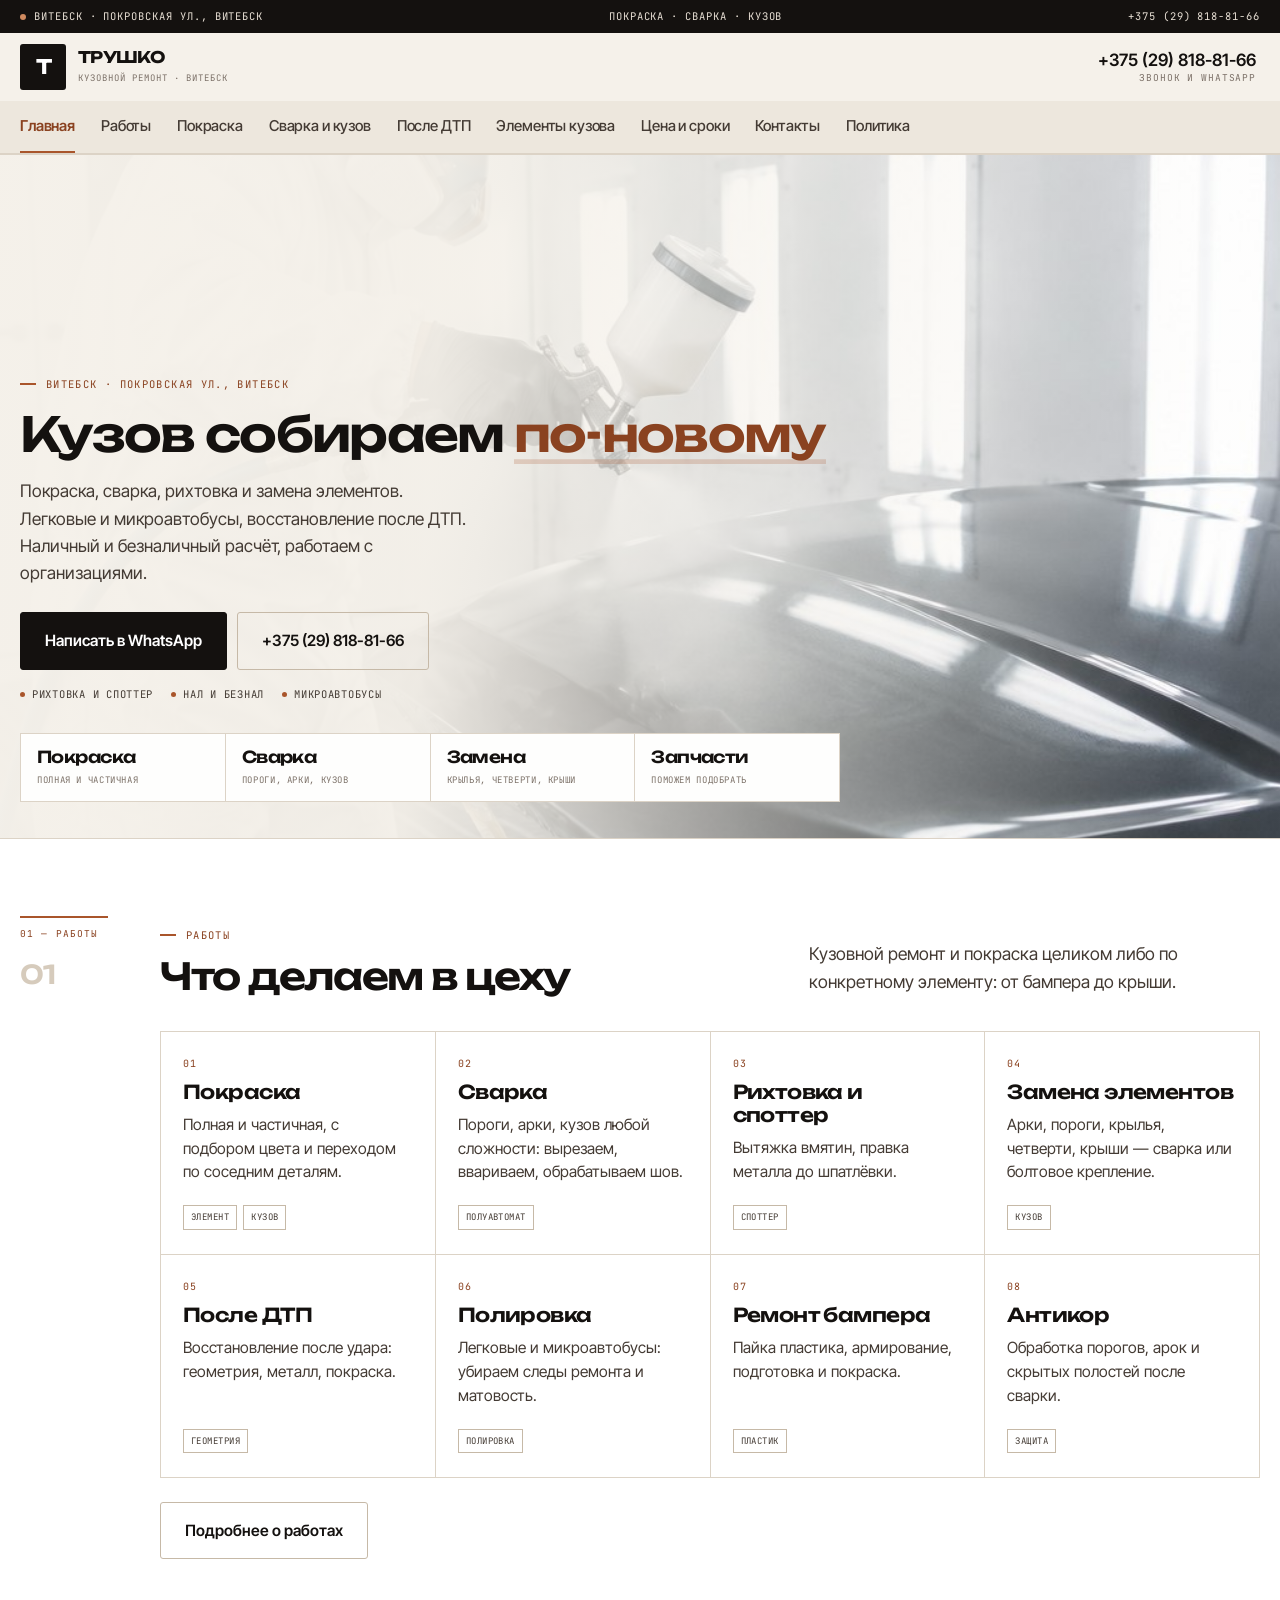
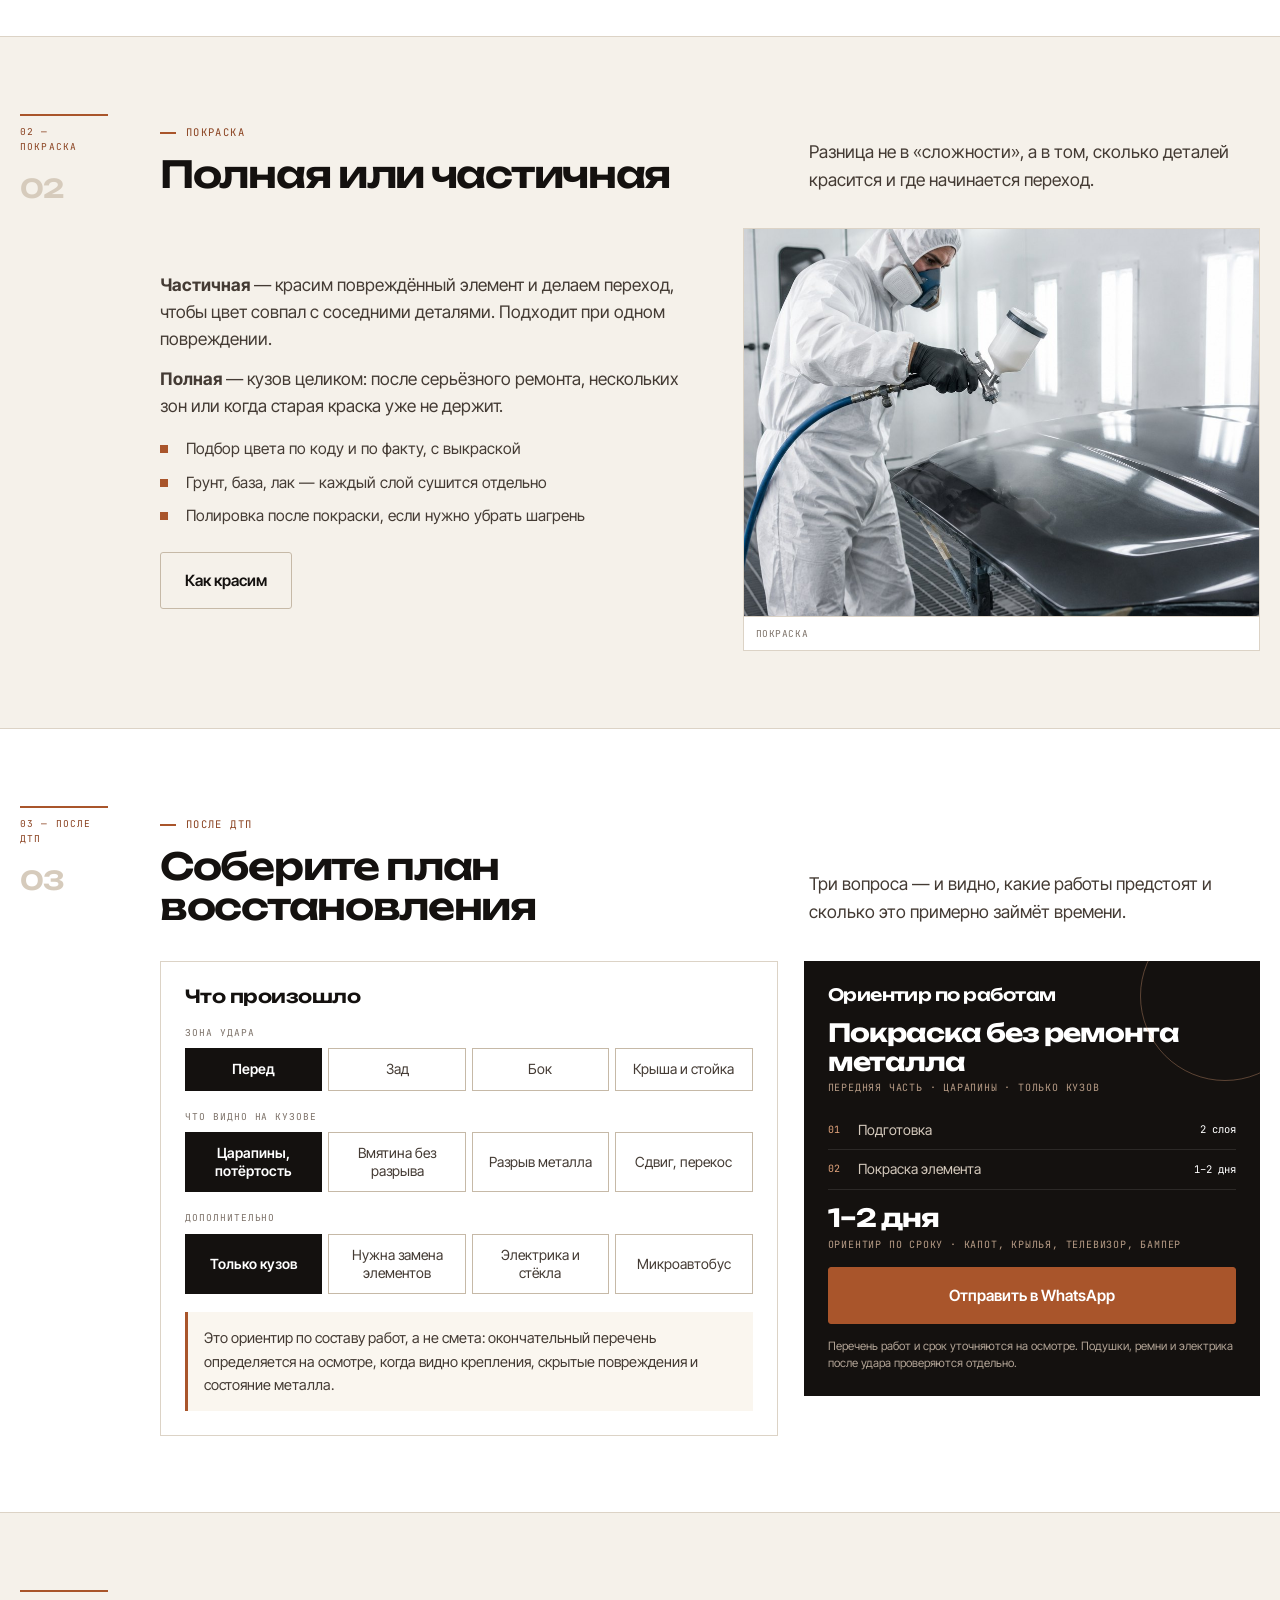
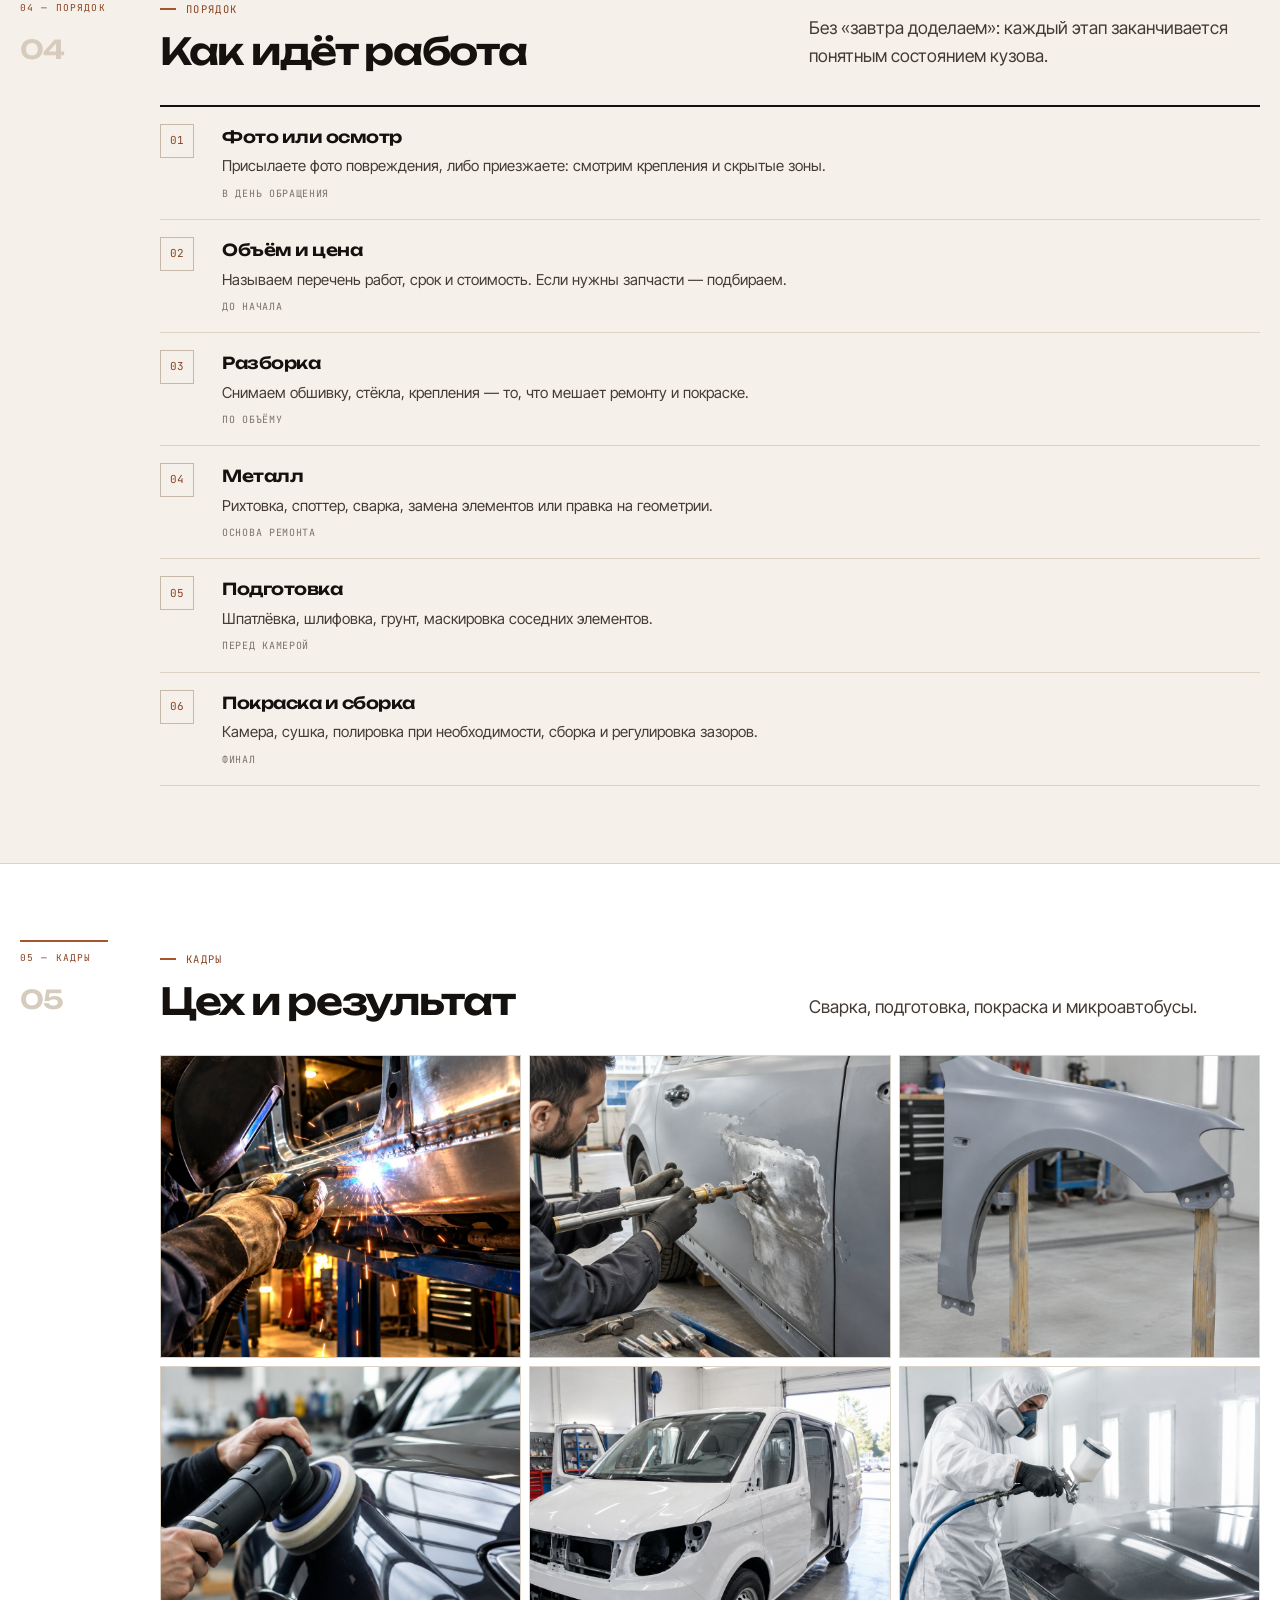
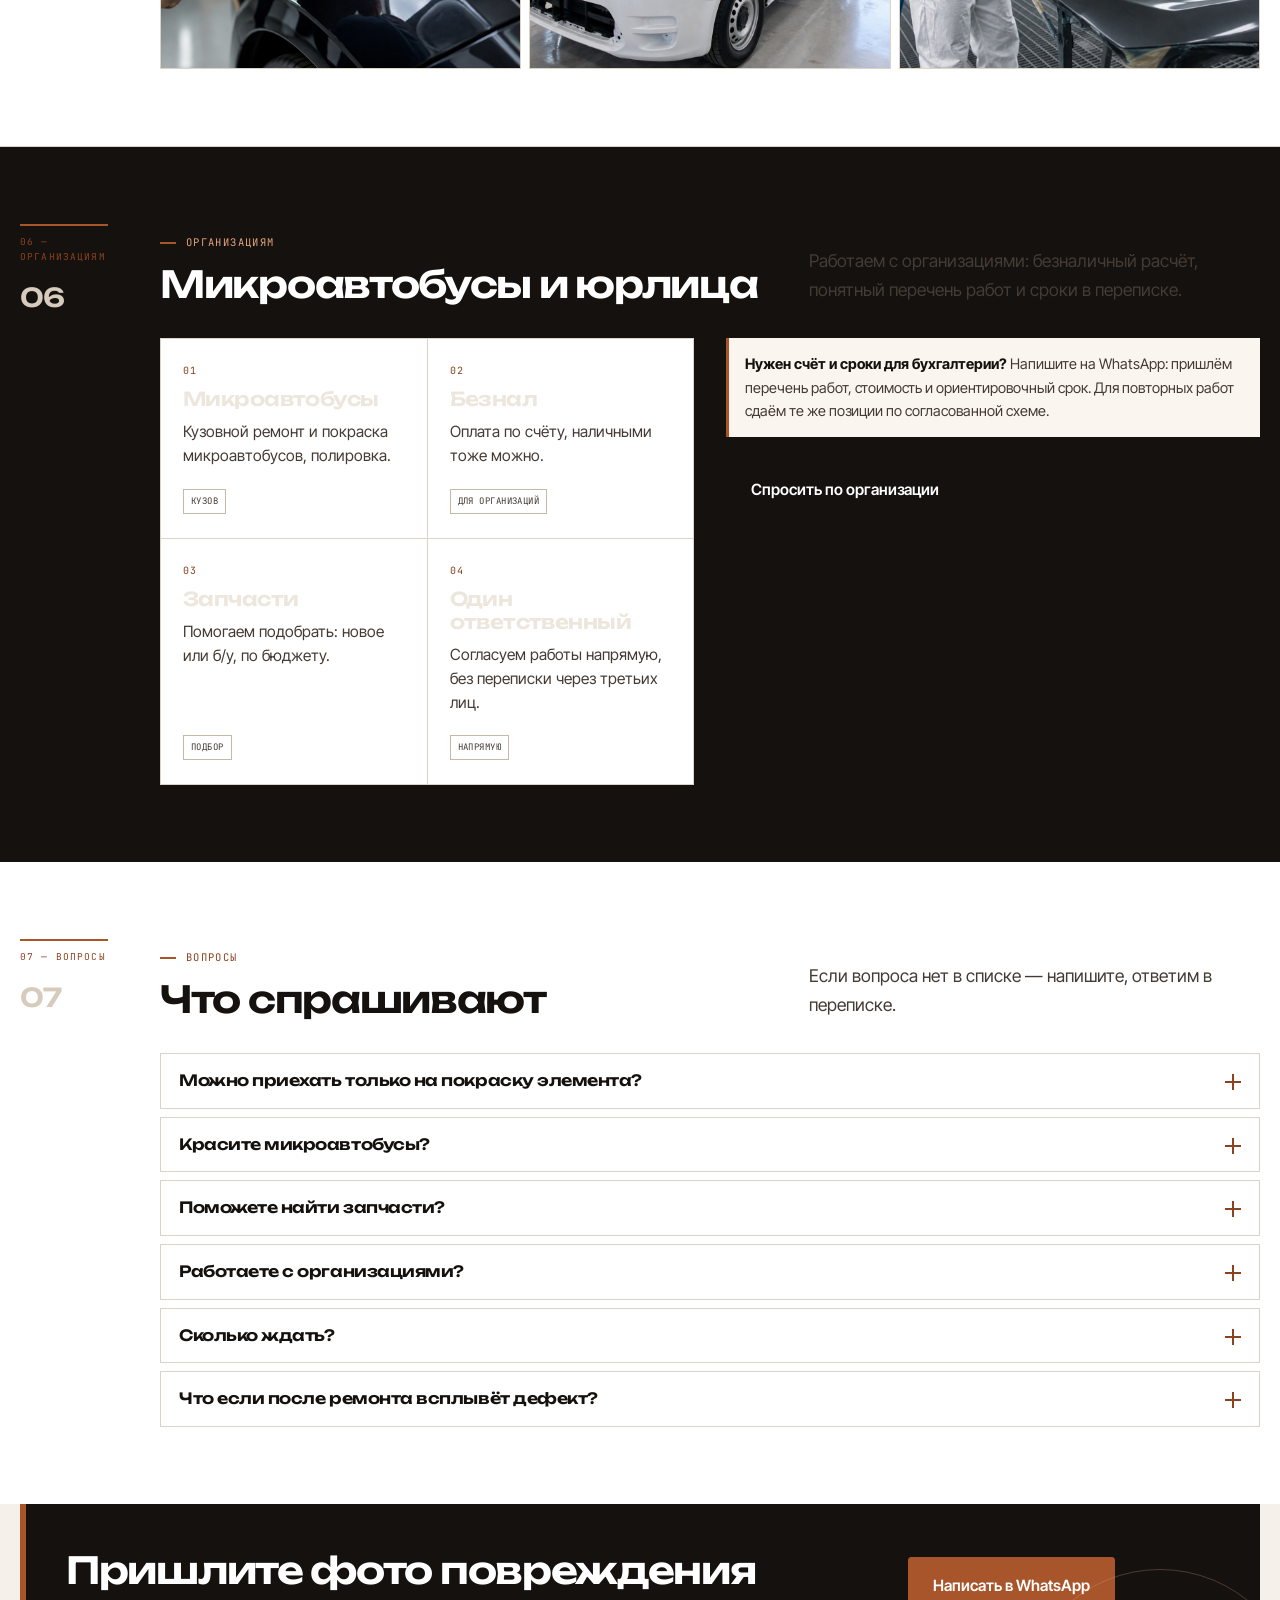
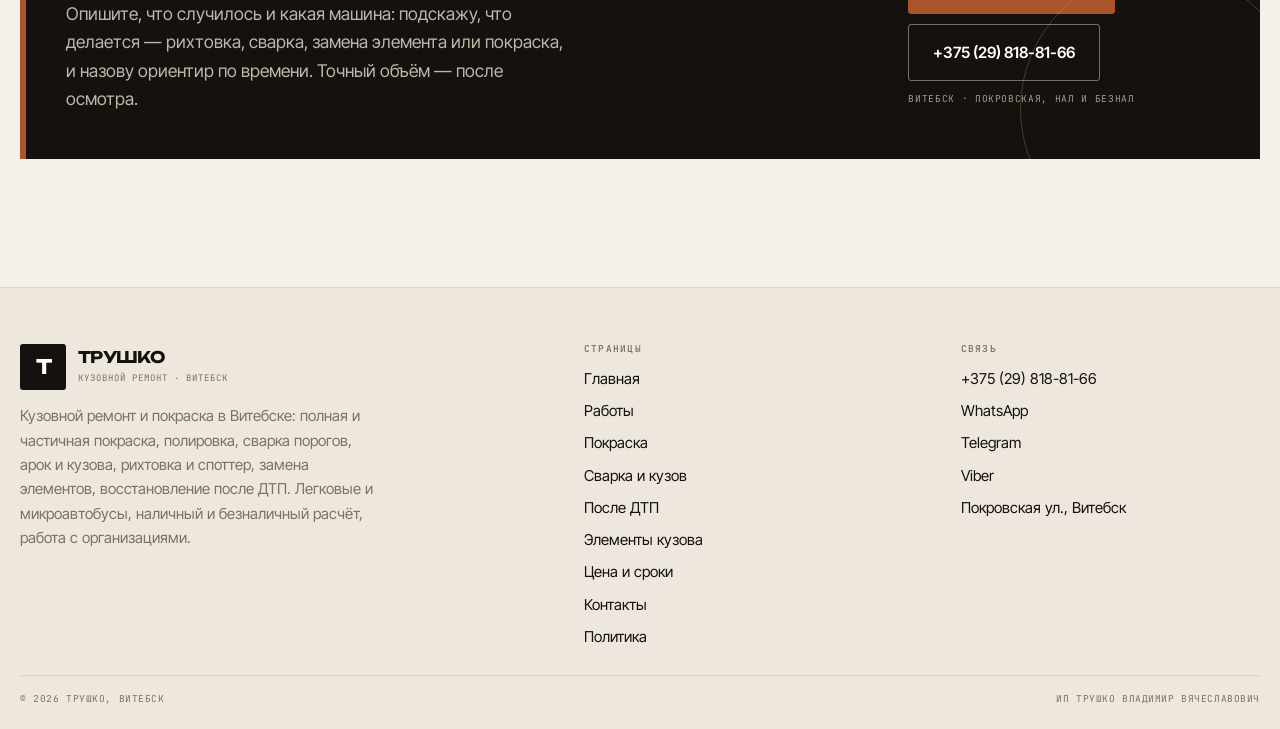
<file: index.html>
<!DOCTYPE html>
<html lang="ru">
<head>
<meta charset="utf-8">
<meta name="viewport" content="width=device-width,initial-scale=1">
<title>Кузовной ремонт и покраска в Витебске — ТРУШКО, +375 (29) 818-81-66</title>
<meta name="description" content="Покраска и кузовной ремонт в Витебске: полная и частичная покраска, полировка, сварка порогов и арок, рихтовка и споттер, замена элементов, восстановление после ДТП. Легковые и микроавтобусы, нал и безнал.">
<link rel="icon" href="assets/img/favicon.svg" type="image/svg+xml">
<meta property="og:title" content="Кузовной ремонт и покраска в Витебске — ТРУШКО, +375 (29) 818-81-66">
<meta property="og:description" content="Покраска и кузовной ремонт в Витебске: полная и частичная покраска, полировка, сварка порогов и арок, рихтовка и споттер, замена элементов, восстановление после ДТП. Легковые и микроавтобусы, нал и безнал.">
<meta property="og:type" content="website">
<style>
:root{--paper:#F5F1EA;--ink:#14110F;--ink2:#443B34;--copper:#A9552B;--copper-d:#8A4220;--line:#DCD3C6;--line2:#C6B9A7;--white:#FFF;--wrap:1240px}
*,*::before,*::after{box-sizing:border-box}
body{margin:0;background:var(--paper);color:var(--ink);font-family:'Inter Tight',system-ui,sans-serif;font-size:17.5px;line-height:1.62}
img{max-width:100%;height:auto;display:block}
h1,h2,h3{font-family:'Unbounded',system-ui,sans-serif;font-weight:600;margin:0;line-height:1.1;letter-spacing:-.035em}
a{color:inherit;text-decoration:none}
.wrap{width:min(var(--wrap),calc(100% - 40px));margin-inline:auto}
@media(max-width:600px){.wrap{width:calc(100% - 28px)}}
.topbar{background:var(--ink);color:#E7DFD4}
.topbar__in{display:flex;justify-content:space-between;gap:12px;flex-wrap:wrap;padding:8px 0}
.hdr{position:sticky;top:0;z-index:60;background:rgba(245,241,234,.96);border-bottom:1px solid var(--line)}
.hdr__in{display:flex;align-items:center;gap:12px;padding:11px 0}
.logo{display:flex;align-items:center;gap:12px;margin-right:auto}
.logo__mk{width:46px;height:46px;flex:none;display:grid;place-items:center;background:var(--ink)}
.logo__mk b{font-family:'Unbounded',sans-serif;font-weight:700;font-size:20px;color:#fff;line-height:1}
.logo__t b{display:block;font-family:'Unbounded',sans-serif;font-weight:700;font-size:15px;line-height:1.15}
.logo__t span{display:block;font-size:9px;letter-spacing:.11em;text-transform:uppercase;color:#7C7168}
.burger{display:none;width:46px;height:46px;align-items:center;justify-content:center;flex-direction:column;gap:5px;background:transparent;border:1px solid var(--line2)}
.burger i{display:block;width:21px;height:1.9px;background:var(--ink)}
@media(max-width:1099px){.burger{display:flex}}
.strip{background:#EDE7DD;border-bottom:1px solid var(--line);display:none}
@media(min-width:1100px){.strip{display:block}}
.strip__in{display:flex;gap:24px;overflow-x:auto;padding:0}
.strip a{padding:13px 0;font-size:15px;border-bottom:2px solid transparent;white-space:nowrap}
.strip a[aria-current]{color:var(--copper-d);border-bottom-color:var(--copper)}
.hero{position:relative;min-height:clamp(500px,74vh,780px);display:flex;align-items:flex-end;overflow:hidden;border-bottom:1px solid var(--line)}
.hero__bg{position:absolute;inset:0;z-index:-2}
.hero__bg img{width:100%;height:100%;object-fit:cover}
.hero::before{content:"";position:absolute;inset:0;z-index:-1;background:linear-gradient(94deg,rgba(245,241,234,.99),rgba(245,241,234,.96) 34%,rgba(245,241,234,.52) 62%,rgba(245,241,234,.05))}
.hero__in{padding:clamp(24px,4vw,52px) 0 clamp(18px,3vw,34px);min-width:0}
.hero h1{font-size:clamp(27px,3.8vw,48px);max-width:19ch;margin-top:14px}
.btn{display:inline-flex;align-items:center;justify-content:center;gap:8px;padding:15px 22px;border-radius:3px;border:1px solid var(--ink);background:var(--ink);color:#fff;font-weight:600;font-size:15.5px}
.btn--ghost{background:transparent;color:var(--ink);border-color:var(--line2)}
.kick{display:inline-flex;align-items:center;gap:10px;font-size:10.5px;letter-spacing:.13em;text-transform:uppercase;color:var(--copper-d)}
.band{padding:clamp(40px,6vw,82px) 0;border-bottom:1px solid var(--line)}
.drawer{position:fixed;inset:0;z-index:120;background:rgba(20,17,15,.6);opacity:0;pointer-events:none;transition:opacity .2s}
.drawer[data-open="true"]{opacity:1;pointer-events:auto}
.drawer__inner{width:min(400px,100%);height:100%;margin-left:auto;background:#fff;padding:20px;overflow-y:auto;display:flex;flex-direction:column;gap:2px}
body.is-locked{overflow:hidden}
[hidden]{display:none !important}
.fbar{position:fixed;left:0;right:0;bottom:0;z-index:70;display:none;grid-template-columns:repeat(4,1fr);background:var(--ink)}
@media(max-width:1099px){.fbar{display:grid}body{padding-bottom:58px}}
.fbar a{display:flex;flex-direction:column;align-items:center;gap:3px;padding:9px 2px;color:#E7DFD4;font-size:9px;letter-spacing:.05em;text-transform:uppercase}
.fbar a:first-child{background:var(--copper);color:#fff}
</style>
<link rel="preconnect" href="https://fonts.googleapis.com">
<link rel="preconnect" href="https://fonts.gstatic.com" crossorigin>
<link rel="stylesheet" href="https://fonts.googleapis.com/css2?family=Unbounded:wght@500;600;700&family=Inter+Tight:wght@400;500;600&family=JetBrains+Mono:wght@400;500&display=swap">
<link rel="stylesheet" href="assets/css/site.v1.css">
</head>
<body>
<a class="skip" href="#main">К содержанию</a>
<div class="topbar"><div class="wrap topbar__in"><span><i class="dot"></i>Витебск · Покровская ул., Витебск</span><span>покраска · сварка · кузов</span><a href="tel:+375298188166">+375 (29) 818-81-66</a></div></div><header class="hdr"><div class="wrap hdr__in"><a class="logo" href="index.html"><span class="logo__mk"><b>Т</b></span><span class="logo__t"><b>ТРУШКО</b><span>кузовной ремонт · Витебск</span></span></a><div class="hdr__tel"><b><a href="tel:+375298188166">+375 (29) 818-81-66</a></b><span>звонок и WhatsApp</span></div><button class="burger" id="burger" aria-label="Меню" aria-expanded="false" aria-controls="drawer"><i></i><i></i></button></div><nav class="strip" aria-label="Страницы"><div class="wrap strip__in"><a href="index.html" aria-current="page">Главная</a><a href="uslugi.html">Работы</a><a href="pokraska.html">Покраска</a><a href="svarka.html">Сварка и кузов</a><a href="dtp.html">После ДТП</a><a href="elementy.html">Элементы кузова</a><a href="ceny.html">Цена и сроки</a><a href="kontakty.html">Контакты</a><a href="politika.html">Политика</a></div></nav></header>
<main id="main">
<section class="hero"><div class="hero__bg"><img src="assets/img/hero.jpg" alt="Маляр красит деталь автомобиля в камере" fetchpriority="high"></div><div class="wrap hero__in"><span class="kick">Витебск · Покровская ул., Витебск</span><h1>Кузов собираем <em>по-новому</em></h1><p class="lead">Покраска, сварка, рихтовка и замена элементов. Легковые и микроавтобусы, восстановление после ДТП. Наличный и безналичный расчёт, работаем с организациями.</p><div class="hero__cta"><a class="btn" href="https://wa.me/375298188166" target="_blank" rel="noopener">Написать в WhatsApp</a><a class="btn btn--ghost" href="tel:+375298188166">+375 (29) 818-81-66</a></div><div class="hero__note"><span>рихтовка и споттер</span><span>нал и безнал</span><span>микроавтобусы</span></div><div class="figs"><div><b>Покраска</b><span>полная и частичная</span></div><div><b>Сварка</b><span>пороги, арки, кузов</span></div><div><b>Замена</b><span>крылья, четверти, крыши</span></div><div><b>Запчасти</b><span>поможем подобрать</span></div></div></div></section><section class="band band--white"><div class="wrap"><div class="sect sect--side"><div class="sect__side"><span>01 — работы</span><b>01</b></div><div class="sect__main"><div class="sect__head"><div><span class="kick">Работы</span><h2>Что делаем в цеху</h2></div><p>Кузовной ремонт и покраска целиком либо по конкретному элементу: от бампера до крыши.</p></div><div class="cards"><article class="card"><span class="card__n">01</span><h3>Покраска</h3><p>Полная и частичная, с подбором цвета и переходом по соседним деталям.</p><div class="card__tags"><span class="tag">элемент</span><span class="tag">кузов</span></div></article><article class="card"><span class="card__n">02</span><h3>Сварка</h3><p>Пороги, арки, кузов любой сложности: вырезаем, ввариваем, обрабатываем шов.</p><div class="card__tags"><span class="tag">полуавтомат</span></div></article><article class="card"><span class="card__n">03</span><h3>Рихтовка и споттер</h3><p>Вытяжка вмятин, правка металла до шпатлёвки.</p><div class="card__tags"><span class="tag">споттер</span></div></article><article class="card"><span class="card__n">04</span><h3>Замена элементов</h3><p>Арки, пороги, крылья, четверти, крыши — сварка или болтовое крепление.</p><div class="card__tags"><span class="tag">кузов</span></div></article><article class="card"><span class="card__n">05</span><h3>После ДТП</h3><p>Восстановление после удара: геометрия, металл, покраска.</p><div class="card__tags"><span class="tag">геометрия</span></div></article><article class="card"><span class="card__n">06</span><h3>Полировка</h3><p>Легковые и микроавтобусы: убираем следы ремонта и матовость.</p><div class="card__tags"><span class="tag">полировка</span></div></article><article class="card"><span class="card__n">07</span><h3>Ремонт бампера</h3><p>Пайка пластика, армирование, подготовка и покраска.</p><div class="card__tags"><span class="tag">пластик</span></div></article><article class="card"><span class="card__n">08</span><h3>Антикор</h3><p>Обработка порогов, арок и скрытых полостей после сварки.</p><div class="card__tags"><span class="tag">защита</span></div></article></div><div class="mt24"><a class="btn btn--ghost" href="uslugi.html">Подробнее о работах</a></div></div></div></div></section><section class="band "><div class="wrap"><div class="sect sect--side"><div class="sect__side"><span>02 — покраска</span><b>02</b></div><div class="sect__main"><div class="sect__head"><div><span class="kick">Покраска</span><h2>Полная или частичная</h2></div><p>Разница не в «сложности», а в том, сколько деталей красится и где начинается переход.</p></div><div class="split"><div class="split__body"><p class="lead"><b>Частичная</b> — красим повреждённый элемент и делаем переход, чтобы цвет совпал с соседними деталями. Подходит при одном повреждении.</p><p class="lead mt12"><b>Полная</b> — кузов целиком: после серьёзного ремонта, нескольких зон или когда старая краска уже не держит.</p><ul class="list mt18"><li>Подбор цвета по коду и по факту, с выкраской</li><li>Грунт, база, лак — каждый слой сушится отдельно</li><li>Полировка после покраски, если нужно убрать шагрень</li></ul><div class="mt24"><a class="btn btn--ghost" href="pokraska.html">Как красим</a></div></div><div class="split__media"><img src="assets/img/hero.jpg" alt="Покраска детали в камере" loading="lazy"><div class="split__cap">Покраска</div></div></div></div></div></div></section><section class="band band--white"><div class="wrap"><div class="sect sect--side"><div class="sect__side"><span>03 — после ДТП</span><b>03</b></div><div class="sect__main"><div class="sect__head"><div><span class="kick">После ДТП</span><h2>Соберите план восстановления</h2></div><p>Три вопроса — и видно, какие работы предстоят и сколько это примерно займёт времени.</p></div><div class="wiz"><div class="wiz__form"><h3>Что произошло</h3><div class="qblock"><span>Зона удара</span><div class="seg" data-group="zone"><button type="button" data-zone="front" aria-pressed="true">Перед</button><button type="button" data-zone="rear" aria-pressed="false">Зад</button><button type="button" data-zone="side" aria-pressed="false">Бок</button><button type="button" data-zone="roof" aria-pressed="false">Крыша и стойка</button></div></div><div class="qblock"><span>Что видно на кузове</span><div class="seg" data-group="kind"><button type="button" data-kind="scratch" aria-pressed="true">Царапины, потёртость</button><button type="button" data-kind="dent" aria-pressed="false">Вмятина без разрыва</button><button type="button" data-kind="tear" aria-pressed="false">Разрыв металла</button><button type="button" data-kind="shift" aria-pressed="false">Сдвиг, перекос</button></div></div><div class="qblock"><span>Дополнительно</span><div class="seg" data-group="extra"><button type="button" data-extra="none" aria-pressed="true">Только кузов</button><button type="button" data-extra="replace" aria-pressed="false">Нужна замена элементов</button><button type="button" data-extra="electro" aria-pressed="false">Электрика и стёкла</button><button type="button" data-extra="van" aria-pressed="false">Микроавтобус</button></div></div><div class="note">Это ориентир по составу работ, а не смета: окончательный перечень определяется на осмотре, когда видно крепления, скрытые повреждения и состояние металла.</div></div><div class="wiz__out" data-wiz-out></div></div></div></div></div></section><section class="band "><div class="wrap"><div class="sect sect--side"><div class="sect__side"><span>04 — порядок</span><b>04</b></div><div class="sect__main"><div class="sect__head"><div><span class="kick">Порядок</span><h2>Как идёт работа</h2></div><p>Без «завтра доделаем»: каждый этап заканчивается понятным состоянием кузова.</p></div><div class="steps"><div class="step"><span class="step__n">01</span><div><b>Фото или осмотр</b><p>Присылаете фото повреждения, либо приезжаете: смотрим крепления и скрытые зоны.</p><em>в день обращения</em></div></div><div class="step"><span class="step__n">02</span><div><b>Объём и цена</b><p>Называем перечень работ, срок и стоимость. Если нужны запчасти — подбираем.</p><em>до начала</em></div></div><div class="step"><span class="step__n">03</span><div><b>Разборка</b><p>Снимаем обшивку, стёкла, крепления — то, что мешает ремонту и покраске.</p><em>по объёму</em></div></div><div class="step"><span class="step__n">04</span><div><b>Металл</b><p>Рихтовка, споттер, сварка, замена элементов или правка на геометрии.</p><em>основа ремонта</em></div></div><div class="step"><span class="step__n">05</span><div><b>Подготовка</b><p>Шпатлёвка, шлифовка, грунт, маскировка соседних элементов.</p><em>перед камерой</em></div></div><div class="step"><span class="step__n">06</span><div><b>Покраска и сборка</b><p>Камера, сушка, полировка при необходимости, сборка и регулировка зазоров.</p><em>финал</em></div></div></div></div></div></div></section><section class="band band--white"><div class="wrap"><div class="sect sect--side"><div class="sect__side"><span>05 — кадры</span><b>05</b></div><div class="sect__main"><div class="sect__head"><div><span class="kick">Кадры</span><h2>Цех и результат</h2></div><p>Сварка, подготовка, покраска и микроавтобусы.</p></div><div class="gal"><figure><img src="assets/img/weld.jpg" alt="Сварка порога" loading="lazy"><figcaption>Сварка порога</figcaption></figure><figure><img src="assets/img/dent.jpg" alt="Рихтовка и споттер" loading="lazy"><figcaption>Рихтовка и споттер</figcaption></figure><figure><img src="assets/img/panel.jpg" alt="Элемент под покраску" loading="lazy"><figcaption>Элемент под покраску</figcaption></figure><figure><img src="assets/img/polish.jpg" alt="Полировка кузова" loading="lazy"><figcaption>Полировка кузова</figcaption></figure><figure><img src="assets/img/van.jpg" alt="Микроавтобус после покраски" loading="lazy"><figcaption>Микроавтобус после покраски</figcaption></figure><figure><img src="assets/img/hero.jpg" alt="Покраска в камере" loading="lazy"><figcaption>Покраска в камере</figcaption></figure></div></div></div></div></section><section class="band band--ink"><div class="wrap"><div class="sect sect--side"><div class="sect__side"><span>06 — организациям</span><b>06</b></div><div class="sect__main"><div class="sect__head"><div><span class="kick">Организациям</span><h2>Микроавтобусы и юрлица</h2></div><p>Работаем с организациями: безналичный расчёт, понятный перечень работ и сроки в переписке.</p></div><div class="split2"><div><div class="cards"><article class="card"><span class="card__n">01</span><h3>Микроавтобусы</h3><p>Кузовной ремонт и покраска микроавтобусов, полировка.</p><div class="card__tags"><span class="tag">кузов</span></div></article><article class="card"><span class="card__n">02</span><h3>Безнал</h3><p>Оплата по счёту, наличными тоже можно.</p><div class="card__tags"><span class="tag">для организаций</span></div></article><article class="card"><span class="card__n">03</span><h3>Запчасти</h3><p>Помогаем подобрать: новое или б/у, по бюджету.</p><div class="card__tags"><span class="tag">подбор</span></div></article><article class="card"><span class="card__n">04</span><h3>Один ответственный</h3><p>Согласуем работы напрямую, без переписки через третьих лиц.</p><div class="card__tags"><span class="tag">напрямую</span></div></article></div></div><div><div class="note"><b>Нужен счёт и сроки для бухгалтерии?</b> Напишите на WhatsApp: пришлём перечень работ, стоимость и ориентировочный срок. Для повторных работ сдаём те же позиции по согласованной схеме.</div><div class="mt24"><a class="btn" href="https://wa.me/375298188166" target="_blank" rel="noopener">Спросить по организации</a></div></div></div></div></div></div></section><section class="band band--white"><div class="wrap"><div class="sect sect--side"><div class="sect__side"><span>07 — вопросы</span><b>07</b></div><div class="sect__main"><div class="sect__head"><div><span class="kick">Вопросы</span><h2>Что спрашивают</h2></div><p>Если вопроса нет в списке — напишите, ответим в переписке.</p></div><div class="faq"><div class="faq__i" data-open="false"><button class="faq__q" type="button">Можно приехать только на покраску элемента?<i></i></button><div class="faq__a"><p>Да. Частичная покраска одного элемента — самый частый заказ: дверь, крыло, бампер, капот.</p></div></div><div class="faq__i" data-open="false"><button class="faq__q" type="button">Красите микроавтобусы?<i></i></button><div class="faq__a"><p>Да, легковые и микроавтобусы: кузовной ремонт, полная и частичная покраска, полировка.</p></div></div><div class="faq__i" data-open="false"><button class="faq__q" type="button">Поможете найти запчасти?<i></i></button><div class="faq__a"><p>Да, подбираем элементы и крепления: новое или б/у — по вашему бюджету.</p></div></div><div class="faq__i" data-open="false"><button class="faq__q" type="button">Работаете с организациями?<i></i></button><div class="faq__a"><p>Да, оплата наличными и безналично, работаем по счёту.</p></div></div><div class="faq__i" data-open="false"><button class="faq__q" type="button">Сколько ждать?<i></i></button><div class="faq__a"><p>Один элемент с покраской — обычно 2–4 дня, сварка порога 2–4 дня на сторону, восстановление после ДТП — от 5 дней. Точнее скажем после осмотра.</p></div></div><div class="faq__i" data-open="false"><button class="faq__q" type="button">Что если после ремонта всплывёт дефект?<i></i></button><div class="faq__a"><p>Скажите — посмотрим и исправим. Качество шва, покраски и сборки обсуждается до сдачи работы.</p></div></div></div></div></div></div></section></main>
<section class="band" style="border-bottom:0;padding-top:0"><div class="wrap"><div class="cta"><div><h2>Пришлите фото повреждения</h2><p>Опишите, что случилось и какая машина: подскажу, что делается — рихтовка, сварка, замена элемента или покраска, и назову ориентир по времени. Точный объём — после осмотра.</p></div><div class="cta__act"><a class="btn" href="https://wa.me/375298188166" target="_blank" rel="noopener">Написать в WhatsApp</a><a class="btn btn--ghost" href="tel:+375298188166">+375 (29) 818-81-66</a><small>Витебск · Покровская, нал и безнал</small></div></div></div></section>
<footer class="foot"><div class="wrap"><div class="foot__grid"><div><a class="logo" href="index.html"><span class="logo__mk"><b>Т</b></span><span class="logo__t"><b>ТРУШКО</b><span>кузовной ремонт · Витебск</span></span></a><p style="margin-top:14px;color:#7C7168;font-size:15px;max-width:40ch">Кузовной ремонт и покраска в Витебске: полная и частичная покраска, полировка, сварка порогов, арок и кузова, рихтовка и споттер, замена элементов, восстановление после ДТП. Легковые и микроавтобусы, наличный и безналичный расчёт, работа с организациями.</p></div><div><h4>Страницы</h4><ul><li><a href="index.html">Главная</a></li><li><a href="uslugi.html">Работы</a></li><li><a href="pokraska.html">Покраска</a></li><li><a href="svarka.html">Сварка и кузов</a></li><li><a href="dtp.html">После ДТП</a></li><li><a href="elementy.html">Элементы кузова</a></li><li><a href="ceny.html">Цена и сроки</a></li><li><a href="kontakty.html">Контакты</a></li><li><a href="politika.html">Политика</a></li></ul></div><div><h4>Связь</h4><ul><li><a href="tel:+375298188166">+375 (29) 818-81-66</a></li><li><a href="https://wa.me/375298188166" target="_blank" rel="noopener">WhatsApp</a></li><li><a href="https://t.me/+375298188166" target="_blank" rel="noopener">Telegram</a></li><li><a href="viber://chat?number=%2B375298188166">Viber</a></li><li>Покровская ул., Витебск</li></ul></div></div><div class="foot__bottom"><span>© 2026 ТРУШКО, Витебск</span><span>ИП Трушко Владимир Вячеславович</span></div></div></footer>
<div class="fbar" aria-label="Быстрая связь"><a href="tel:+375298188166"><svg viewBox="0 0 24 24"><path d="M6.6 3.5l3 3-2 2.4a12 12 0 005.5 5.5l2.4-2 3 3-2 2.6c-1.2 1.4-3 1.7-4.6 1A16.5 16.5 0 013.4 8.1c-.7-1.6-.4-3.4 1-4.6z"/></svg>Позвонить</a><a href="https://wa.me/375298188166" target="_blank" rel="noopener"><svg viewBox="0 0 24 24"><path d="M3 21l1.7-5A8.6 8.6 0 013.4 11a8.6 8.6 0 118.6 8.6 8.9 8.9 0 01-4.4-1.2z"/><path d="M8.6 8.2c.3-.6.5-.6.9-.6h.7c.2 0 .5 0 .7.5l.8 1.9c.1.3 0 .5-.1.7l-.5.6c-.2.2-.2.4-.1.6a6 6 0 002.8 2.4c.3.1.5.1.7-.1l.7-.8c.2-.2.4-.2.6-.1l1.8.9c.3.1.4.3.4.5v.6c0 .7-.5 1.4-1.2 1.6-.6.2-1.4.3-2.3 0a10 10 0 01-3.6-2.2 9.4 9.4 0 01-1.9-3c-.2-.8-.1-1.6.1-2.1z"/></svg>WhatsApp</a><a href="https://t.me/+375298188166" target="_blank" rel="noopener"><svg viewBox="0 0 24 24"><path d="M21 4L3 11l5 1.8L10 19l3-3.4 4.6 3z"/><path d="M8 12.8L18 6l-7 8.6"/></svg>Telegram</a><a href="viber://chat?number=%2B375298188166"><svg viewBox="0 0 24 24"><path d="M12 3c5 0 8 3.2 8 7.6 0 4.5-3.2 7.4-8 7.4-.7 0-1.4 0-2-.2L6 21l.8-3.4A7.3 7.3 0 014 10.6C4 6.2 7 3 12 3z"/><path d="M9 8.5c1.2 3 2.4 4.2 5 5"/></svg>Viber</a></div>
<div class="drawer" id="drawer" data-open="false" role="dialog" aria-modal="true" aria-label="Меню"><div class="drawer__inner"><div class="drawer__top"><span class="mono">Меню</span><button class="drawer__x" id="drawerClose" aria-label="Закрыть меню">×</button></div><a class="dl" href="index.html">Главная<span>01</span></a><a class="dl" href="uslugi.html">Работы<span>02</span></a><a class="dl" href="pokraska.html">Покраска<span>03</span></a><a class="dl" href="svarka.html">Сварка и кузов<span>04</span></a><a class="dl" href="dtp.html">После ДТП<span>05</span></a><a class="dl" href="elementy.html">Элементы кузова<span>06</span></a><a class="dl" href="ceny.html">Цена и сроки<span>07</span></a><a class="dl" href="kontakty.html">Контакты<span>08</span></a><a class="dl" href="politika.html">Политика<span>09</span></a><div class="drawer__foot"><a class="btn" href="https://wa.me/375298188166" target="_blank" rel="noopener">WhatsApp</a><a class="btn btn--ghost" href="tel:+375298188166">+375 (29) 818-81-66</a></div></div></div>
<script src="assets/js/main.v1.js" defer></script>
</body>
</html>
</file>
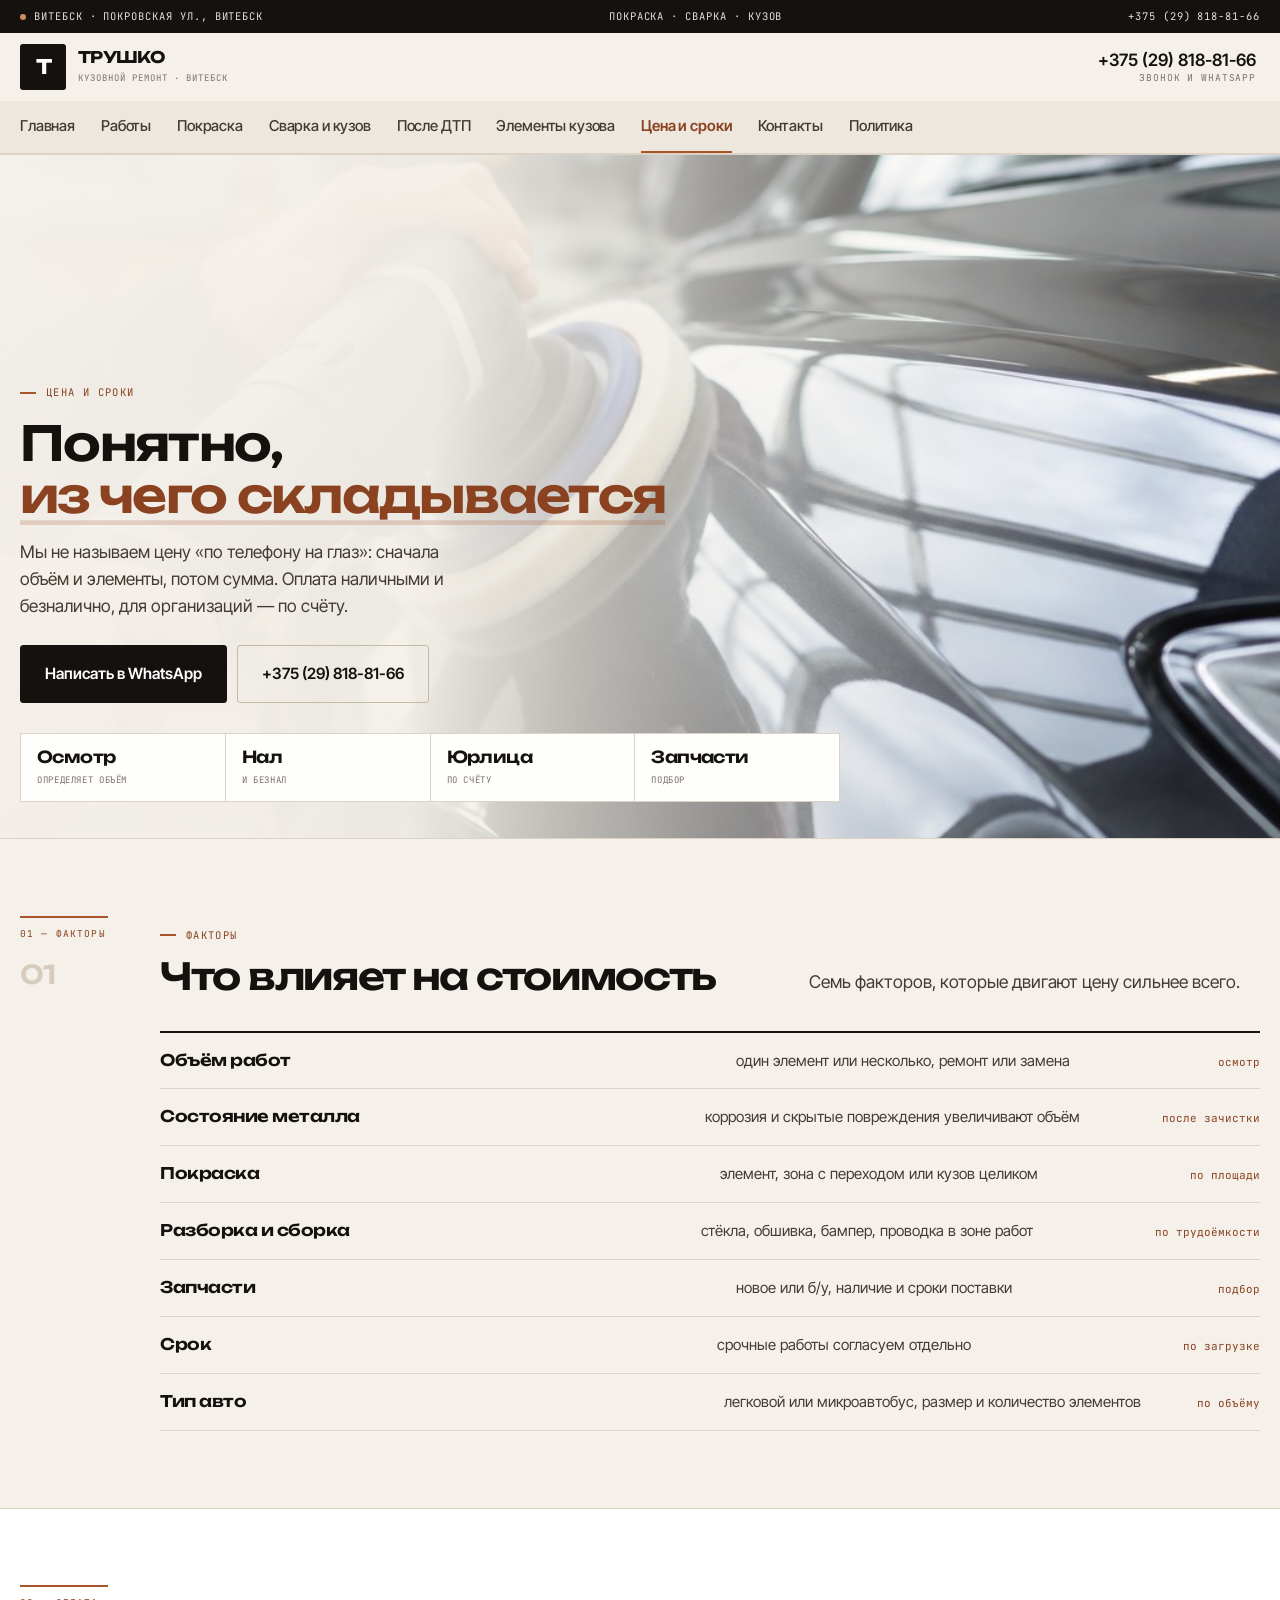
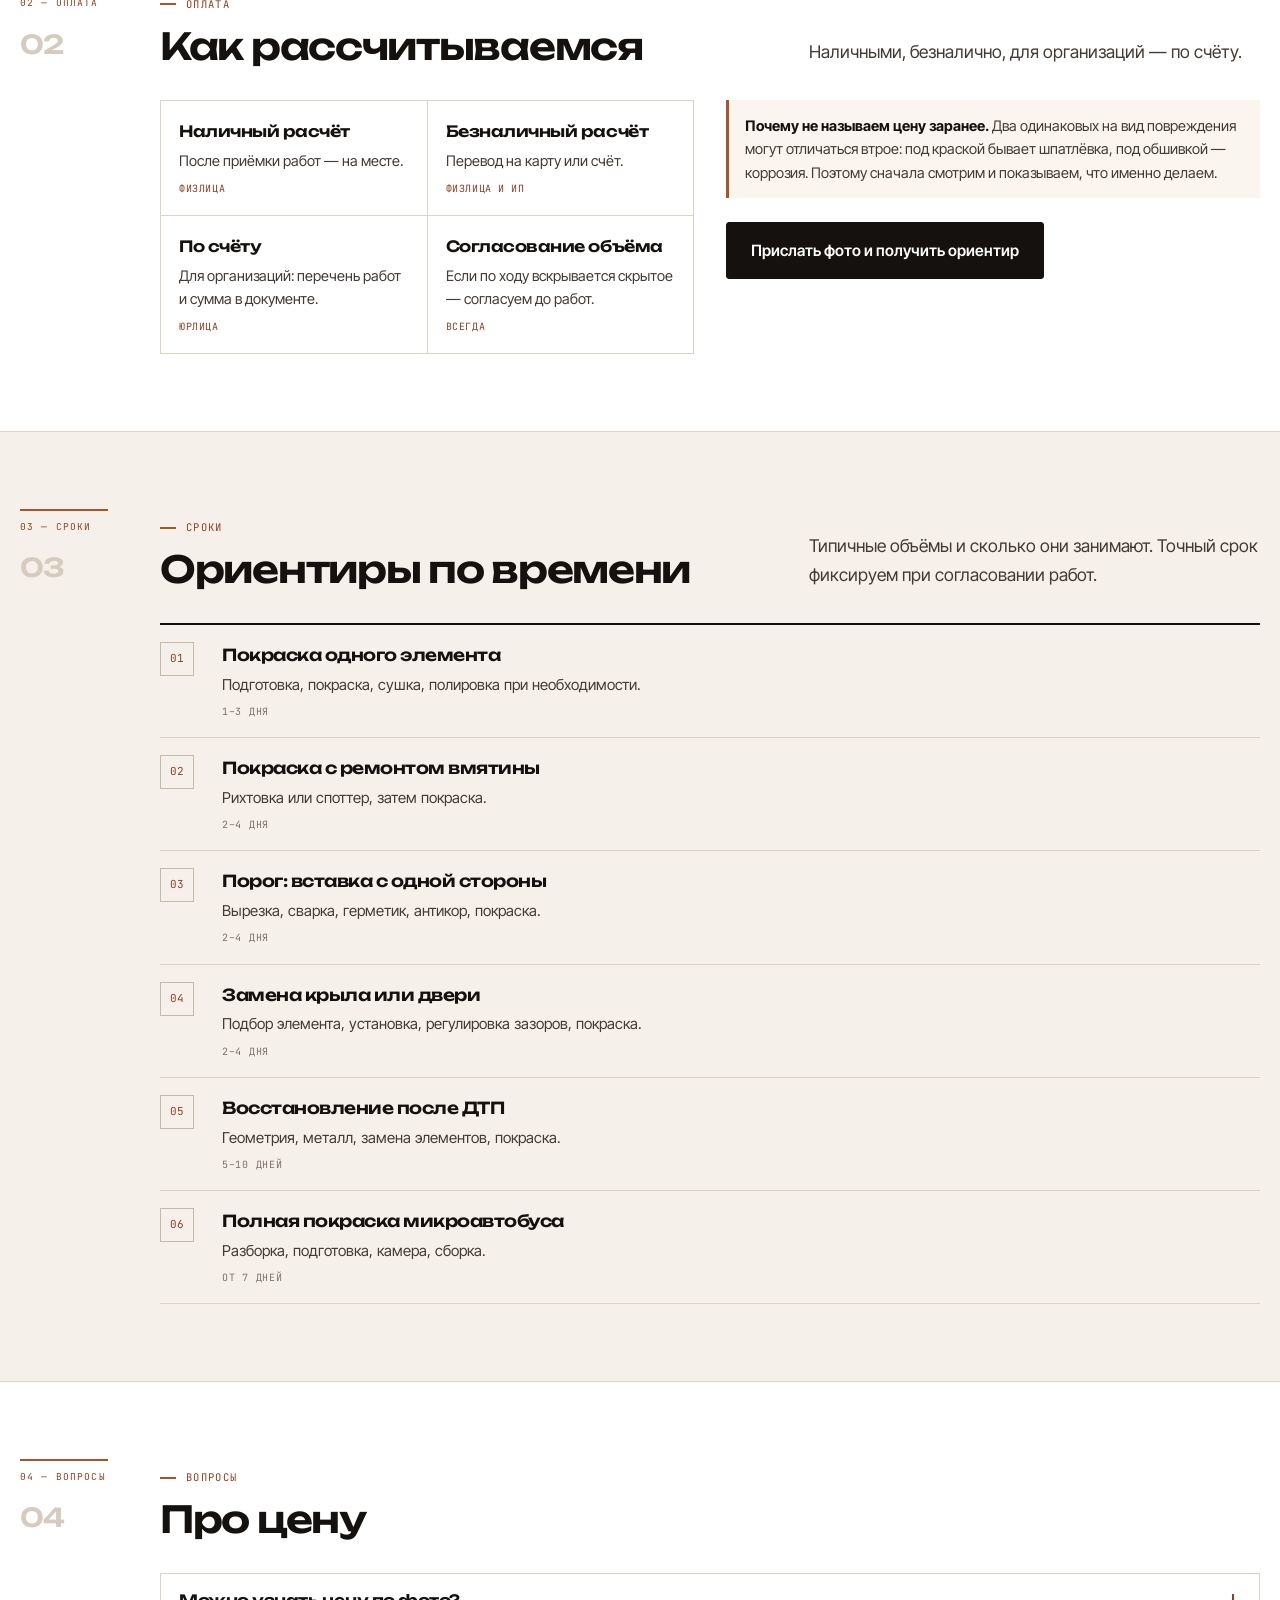
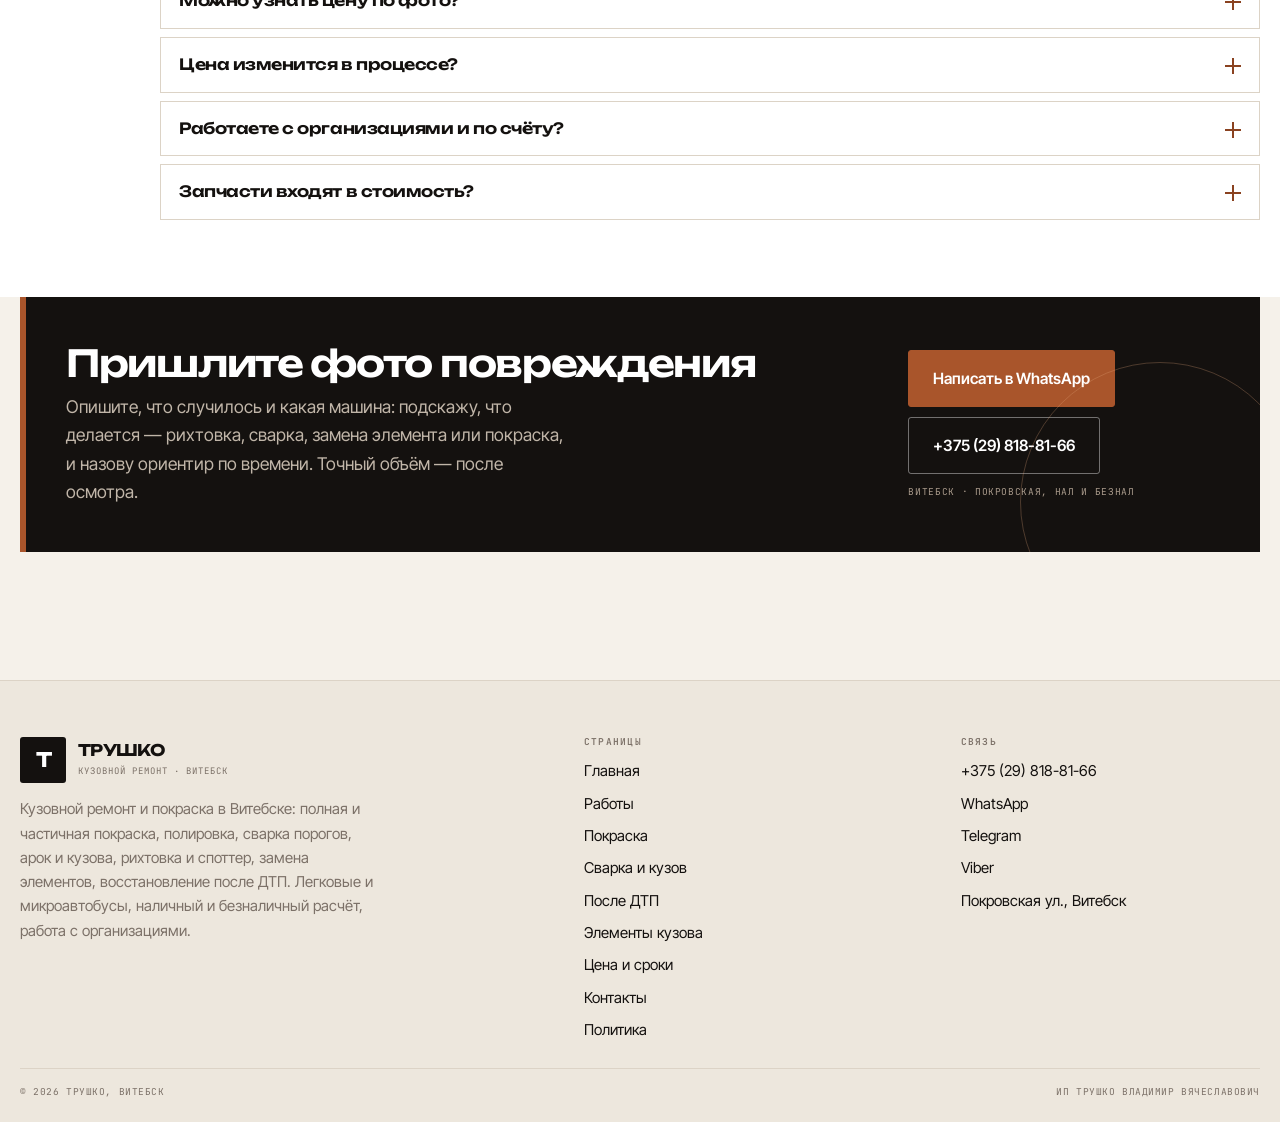
<file: ceny.html>
<!DOCTYPE html>
<html lang="ru">
<head>
<meta charset="utf-8">
<meta name="viewport" content="width=device-width,initial-scale=1">
<title>Цена и сроки кузовного ремонта в Витебске — ТРУШКО</title>
<meta name="description" content="Из чего складывается цена кузовного ремонта и покраски в Витебске: объём, элементы, металл, покраска, запчасти. Оплата наличными и безналично, работа с организациями.">
<link rel="icon" href="assets/img/favicon.svg" type="image/svg+xml">
<meta property="og:title" content="Цена и сроки кузовного ремонта в Витебске — ТРУШКО">
<meta property="og:description" content="Из чего складывается цена кузовного ремонта и покраски в Витебске: объём, элементы, металл, покраска, запчасти. Оплата наличными и безналично, работа с организациями.">
<meta property="og:type" content="website">
<style>
:root{--paper:#F5F1EA;--ink:#14110F;--ink2:#443B34;--copper:#A9552B;--copper-d:#8A4220;--line:#DCD3C6;--line2:#C6B9A7;--white:#FFF;--wrap:1240px}
*,*::before,*::after{box-sizing:border-box}
body{margin:0;background:var(--paper);color:var(--ink);font-family:'Inter Tight',system-ui,sans-serif;font-size:17.5px;line-height:1.62}
img{max-width:100%;height:auto;display:block}
h1,h2,h3{font-family:'Unbounded',system-ui,sans-serif;font-weight:600;margin:0;line-height:1.1;letter-spacing:-.035em}
a{color:inherit;text-decoration:none}
.wrap{width:min(var(--wrap),calc(100% - 40px));margin-inline:auto}
@media(max-width:600px){.wrap{width:calc(100% - 28px)}}
.topbar{background:var(--ink);color:#E7DFD4}
.topbar__in{display:flex;justify-content:space-between;gap:12px;flex-wrap:wrap;padding:8px 0}
.hdr{position:sticky;top:0;z-index:60;background:rgba(245,241,234,.96);border-bottom:1px solid var(--line)}
.hdr__in{display:flex;align-items:center;gap:12px;padding:11px 0}
.logo{display:flex;align-items:center;gap:12px;margin-right:auto}
.logo__mk{width:46px;height:46px;flex:none;display:grid;place-items:center;background:var(--ink)}
.logo__mk b{font-family:'Unbounded',sans-serif;font-weight:700;font-size:20px;color:#fff;line-height:1}
.logo__t b{display:block;font-family:'Unbounded',sans-serif;font-weight:700;font-size:15px;line-height:1.15}
.logo__t span{display:block;font-size:9px;letter-spacing:.11em;text-transform:uppercase;color:#7C7168}
.burger{display:none;width:46px;height:46px;align-items:center;justify-content:center;flex-direction:column;gap:5px;background:transparent;border:1px solid var(--line2)}
.burger i{display:block;width:21px;height:1.9px;background:var(--ink)}
@media(max-width:1099px){.burger{display:flex}}
.strip{background:#EDE7DD;border-bottom:1px solid var(--line);display:none}
@media(min-width:1100px){.strip{display:block}}
.strip__in{display:flex;gap:24px;overflow-x:auto;padding:0}
.strip a{padding:13px 0;font-size:15px;border-bottom:2px solid transparent;white-space:nowrap}
.strip a[aria-current]{color:var(--copper-d);border-bottom-color:var(--copper)}
.hero{position:relative;min-height:clamp(500px,74vh,780px);display:flex;align-items:flex-end;overflow:hidden;border-bottom:1px solid var(--line)}
.hero__bg{position:absolute;inset:0;z-index:-2}
.hero__bg img{width:100%;height:100%;object-fit:cover}
.hero::before{content:"";position:absolute;inset:0;z-index:-1;background:linear-gradient(94deg,rgba(245,241,234,.99),rgba(245,241,234,.96) 34%,rgba(245,241,234,.52) 62%,rgba(245,241,234,.05))}
.hero__in{padding:clamp(24px,4vw,52px) 0 clamp(18px,3vw,34px);min-width:0}
.hero h1{font-size:clamp(27px,3.8vw,48px);max-width:19ch;margin-top:14px}
.btn{display:inline-flex;align-items:center;justify-content:center;gap:8px;padding:15px 22px;border-radius:3px;border:1px solid var(--ink);background:var(--ink);color:#fff;font-weight:600;font-size:15.5px}
.btn--ghost{background:transparent;color:var(--ink);border-color:var(--line2)}
.kick{display:inline-flex;align-items:center;gap:10px;font-size:10.5px;letter-spacing:.13em;text-transform:uppercase;color:var(--copper-d)}
.band{padding:clamp(40px,6vw,82px) 0;border-bottom:1px solid var(--line)}
.drawer{position:fixed;inset:0;z-index:120;background:rgba(20,17,15,.6);opacity:0;pointer-events:none;transition:opacity .2s}
.drawer[data-open="true"]{opacity:1;pointer-events:auto}
.drawer__inner{width:min(400px,100%);height:100%;margin-left:auto;background:#fff;padding:20px;overflow-y:auto;display:flex;flex-direction:column;gap:2px}
body.is-locked{overflow:hidden}
[hidden]{display:none !important}
.fbar{position:fixed;left:0;right:0;bottom:0;z-index:70;display:none;grid-template-columns:repeat(4,1fr);background:var(--ink)}
@media(max-width:1099px){.fbar{display:grid}body{padding-bottom:58px}}
.fbar a{display:flex;flex-direction:column;align-items:center;gap:3px;padding:9px 2px;color:#E7DFD4;font-size:9px;letter-spacing:.05em;text-transform:uppercase}
.fbar a:first-child{background:var(--copper);color:#fff}
</style>
<link rel="preconnect" href="https://fonts.googleapis.com">
<link rel="preconnect" href="https://fonts.gstatic.com" crossorigin>
<link rel="stylesheet" href="https://fonts.googleapis.com/css2?family=Unbounded:wght@500;600;700&family=Inter+Tight:wght@400;500;600&family=JetBrains+Mono:wght@400;500&display=swap">
<link rel="stylesheet" href="assets/css/site.v1.css">
</head>
<body>
<a class="skip" href="#main">К содержанию</a>
<div class="topbar"><div class="wrap topbar__in"><span><i class="dot"></i>Витебск · Покровская ул., Витебск</span><span>покраска · сварка · кузов</span><a href="tel:+375298188166">+375 (29) 818-81-66</a></div></div><header class="hdr"><div class="wrap hdr__in"><a class="logo" href="index.html"><span class="logo__mk"><b>Т</b></span><span class="logo__t"><b>ТРУШКО</b><span>кузовной ремонт · Витебск</span></span></a><div class="hdr__tel"><b><a href="tel:+375298188166">+375 (29) 818-81-66</a></b><span>звонок и WhatsApp</span></div><button class="burger" id="burger" aria-label="Меню" aria-expanded="false" aria-controls="drawer"><i></i><i></i></button></div><nav class="strip" aria-label="Страницы"><div class="wrap strip__in"><a href="index.html">Главная</a><a href="uslugi.html">Работы</a><a href="pokraska.html">Покраска</a><a href="svarka.html">Сварка и кузов</a><a href="dtp.html">После ДТП</a><a href="elementy.html">Элементы кузова</a><a href="ceny.html" aria-current="page">Цена и сроки</a><a href="kontakty.html">Контакты</a><a href="politika.html">Политика</a></div></nav></header>
<main id="main">
<section class="hero"><div class="hero__bg"><img src="assets/img/polish.jpg" alt="Полировка кузова" fetchpriority="high"></div><div class="wrap hero__in"><span class="kick">Цена и сроки</span><h1>Понятно, <em>из чего складывается</em></h1><p class="lead">Мы не называем цену «по телефону на глаз»: сначала объём и элементы, потом сумма. Оплата наличными и безналично, для организаций — по счёту.</p><div class="hero__cta"><a class="btn" href="https://wa.me/375298188166" target="_blank" rel="noopener">Написать в WhatsApp</a><a class="btn btn--ghost" href="tel:+375298188166">+375 (29) 818-81-66</a></div><div class="figs"><div><b>Осмотр</b><span>определяет объём</span></div><div><b>Нал</b><span>и безнал</span></div><div><b>Юрлица</b><span>по счёту</span></div><div><b>Запчасти</b><span>подбор</span></div></div></div></section><section class="band "><div class="wrap"><div class="sect sect--side"><div class="sect__side"><span>01 — факторы</span><b>01</b></div><div class="sect__main"><div class="sect__head"><div><span class="kick">Факторы</span><h2>Что влияет на стоимость</h2></div><p>Семь факторов, которые двигают цену сильнее всего.</p></div><div class="facts"><div class="facts__row"><b>Объём работ</b><span>один элемент или несколько, ремонт или замена</span><em>осмотр</em></div><div class="facts__row"><b>Состояние металла</b><span>коррозия и скрытые повреждения увеличивают объём</span><em>после зачистки</em></div><div class="facts__row"><b>Покраска</b><span>элемент, зона с переходом или кузов целиком</span><em>по площади</em></div><div class="facts__row"><b>Разборка и сборка</b><span>стёкла, обшивка, бампер, проводка в зоне работ</span><em>по трудоёмкости</em></div><div class="facts__row"><b>Запчасти</b><span>новое или б/у, наличие и сроки поставки</span><em>подбор</em></div><div class="facts__row"><b>Срок</b><span>срочные работы согласуем отдельно</span><em>по загрузке</em></div><div class="facts__row"><b>Тип авто</b><span>легковой или микроавтобус, размер и количество элементов</span><em>по объёму</em></div></div></div></div></div></section><section class="band band--white"><div class="wrap"><div class="sect sect--side"><div class="sect__side"><span>02 — оплата</span><b>02</b></div><div class="sect__main"><div class="sect__head"><div><span class="kick">Оплата</span><h2>Как рассчитываемся</h2></div><p>Наличными, безналично, для организаций — по счёту.</p></div><div class="split2"><div class="docs"><div><b>Наличный расчёт</b><span>После приёмки работ — на месте.</span><em>физлица</em></div><div><b>Безналичный расчёт</b><span>Перевод на карту или счёт.</span><em>физлица и ИП</em></div><div><b>По счёту</b><span>Для организаций: перечень работ и сумма в документе.</span><em>юрлица</em></div><div><b>Согласование объёма</b><span>Если по ходу вскрывается скрытое — согласуем до работ.</span><em>всегда</em></div></div><div><div class="note"><b>Почему не называем цену заранее.</b> Два одинаковых на вид повреждения могут отличаться втрое: под краской бывает шпатлёвка, под обшивкой — коррозия. Поэтому сначала смотрим и показываем, что именно делаем.</div><div class="mt24"><a class="btn" href="https://wa.me/375298188166" target="_blank" rel="noopener">Прислать фото и получить ориентир</a></div></div></div></div></div></div></section><section class="band "><div class="wrap"><div class="sect sect--side"><div class="sect__side"><span>03 — сроки</span><b>03</b></div><div class="sect__main"><div class="sect__head"><div><span class="kick">Сроки</span><h2>Ориентиры по времени</h2></div><p>Типичные объёмы и сколько они занимают. Точный срок фиксируем при согласовании работ.</p></div><div class="steps"><div class="step"><span class="step__n">01</span><div><b>Покраска одного элемента</b><p>Подготовка, покраска, сушка, полировка при необходимости.</p><em>1–3 дня</em></div></div><div class="step"><span class="step__n">02</span><div><b>Покраска с ремонтом вмятины</b><p>Рихтовка или споттер, затем покраска.</p><em>2–4 дня</em></div></div><div class="step"><span class="step__n">03</span><div><b>Порог: вставка с одной стороны</b><p>Вырезка, сварка, герметик, антикор, покраска.</p><em>2–4 дня</em></div></div><div class="step"><span class="step__n">04</span><div><b>Замена крыла или двери</b><p>Подбор элемента, установка, регулировка зазоров, покраска.</p><em>2–4 дня</em></div></div><div class="step"><span class="step__n">05</span><div><b>Восстановление после ДТП</b><p>Геометрия, металл, замена элементов, покраска.</p><em>5–10 дней</em></div></div><div class="step"><span class="step__n">06</span><div><b>Полная покраска микроавтобуса</b><p>Разборка, подготовка, камера, сборка.</p><em>от 7 дней</em></div></div></div></div></div></div></section><section class="band band--white"><div class="wrap"><div class="sect sect--side"><div class="sect__side"><span>04 — вопросы</span><b>04</b></div><div class="sect__main"><div class="sect__head"><div><span class="kick">Вопросы</span><h2>Про цену</h2></div><p></p></div><div class="faq"><div class="faq__i" data-open="false"><button class="faq__q" type="button">Можно узнать цену по фото?<i></i></button><div class="faq__a"><p>Да, дадим ориентир по фото: зона, вероятный объём, срок. Точная сумма — после осмотра.</p></div></div><div class="faq__i" data-open="false"><button class="faq__q" type="button">Цена изменится в процессе?<i></i></button><div class="faq__a"><p>Только если вскроется скрытое повреждение. Тогда показываем и согласуем до работ, без «потом доплатите».</p></div></div><div class="faq__i" data-open="false"><button class="faq__q" type="button">Работаете с организациями и по счёту?<i></i></button><div class="faq__a"><p>Да, работаем с организациями, оплата наличными и безналично, по счёту.</p></div></div><div class="faq__i" data-open="false"><button class="faq__q" type="button">Запчасти входят в стоимость?<i></i></button><div class="faq__a"><p>Нет: работы и запчасти считаются отдельно. Мы можем помочь с подбором — новое или б/у.</p></div></div></div></div></div></div></section></main>
<section class="band" style="border-bottom:0;padding-top:0"><div class="wrap"><div class="cta"><div><h2>Пришлите фото повреждения</h2><p>Опишите, что случилось и какая машина: подскажу, что делается — рихтовка, сварка, замена элемента или покраска, и назову ориентир по времени. Точный объём — после осмотра.</p></div><div class="cta__act"><a class="btn" href="https://wa.me/375298188166" target="_blank" rel="noopener">Написать в WhatsApp</a><a class="btn btn--ghost" href="tel:+375298188166">+375 (29) 818-81-66</a><small>Витебск · Покровская, нал и безнал</small></div></div></div></section>
<footer class="foot"><div class="wrap"><div class="foot__grid"><div><a class="logo" href="index.html"><span class="logo__mk"><b>Т</b></span><span class="logo__t"><b>ТРУШКО</b><span>кузовной ремонт · Витебск</span></span></a><p style="margin-top:14px;color:#7C7168;font-size:15px;max-width:40ch">Кузовной ремонт и покраска в Витебске: полная и частичная покраска, полировка, сварка порогов, арок и кузова, рихтовка и споттер, замена элементов, восстановление после ДТП. Легковые и микроавтобусы, наличный и безналичный расчёт, работа с организациями.</p></div><div><h4>Страницы</h4><ul><li><a href="index.html">Главная</a></li><li><a href="uslugi.html">Работы</a></li><li><a href="pokraska.html">Покраска</a></li><li><a href="svarka.html">Сварка и кузов</a></li><li><a href="dtp.html">После ДТП</a></li><li><a href="elementy.html">Элементы кузова</a></li><li><a href="ceny.html">Цена и сроки</a></li><li><a href="kontakty.html">Контакты</a></li><li><a href="politika.html">Политика</a></li></ul></div><div><h4>Связь</h4><ul><li><a href="tel:+375298188166">+375 (29) 818-81-66</a></li><li><a href="https://wa.me/375298188166" target="_blank" rel="noopener">WhatsApp</a></li><li><a href="https://t.me/+375298188166" target="_blank" rel="noopener">Telegram</a></li><li><a href="viber://chat?number=%2B375298188166">Viber</a></li><li>Покровская ул., Витебск</li></ul></div></div><div class="foot__bottom"><span>© 2026 ТРУШКО, Витебск</span><span>ИП Трушко Владимир Вячеславович</span></div></div></footer>
<div class="fbar" aria-label="Быстрая связь"><a href="tel:+375298188166"><svg viewBox="0 0 24 24"><path d="M6.6 3.5l3 3-2 2.4a12 12 0 005.5 5.5l2.4-2 3 3-2 2.6c-1.2 1.4-3 1.7-4.6 1A16.5 16.5 0 013.4 8.1c-.7-1.6-.4-3.4 1-4.6z"/></svg>Позвонить</a><a href="https://wa.me/375298188166" target="_blank" rel="noopener"><svg viewBox="0 0 24 24"><path d="M3 21l1.7-5A8.6 8.6 0 013.4 11a8.6 8.6 0 118.6 8.6 8.9 8.9 0 01-4.4-1.2z"/><path d="M8.6 8.2c.3-.6.5-.6.9-.6h.7c.2 0 .5 0 .7.5l.8 1.9c.1.3 0 .5-.1.7l-.5.6c-.2.2-.2.4-.1.6a6 6 0 002.8 2.4c.3.1.5.1.7-.1l.7-.8c.2-.2.4-.2.6-.1l1.8.9c.3.1.4.3.4.5v.6c0 .7-.5 1.4-1.2 1.6-.6.2-1.4.3-2.3 0a10 10 0 01-3.6-2.2 9.4 9.4 0 01-1.9-3c-.2-.8-.1-1.6.1-2.1z"/></svg>WhatsApp</a><a href="https://t.me/+375298188166" target="_blank" rel="noopener"><svg viewBox="0 0 24 24"><path d="M21 4L3 11l5 1.8L10 19l3-3.4 4.6 3z"/><path d="M8 12.8L18 6l-7 8.6"/></svg>Telegram</a><a href="viber://chat?number=%2B375298188166"><svg viewBox="0 0 24 24"><path d="M12 3c5 0 8 3.2 8 7.6 0 4.5-3.2 7.4-8 7.4-.7 0-1.4 0-2-.2L6 21l.8-3.4A7.3 7.3 0 014 10.6C4 6.2 7 3 12 3z"/><path d="M9 8.5c1.2 3 2.4 4.2 5 5"/></svg>Viber</a></div>
<div class="drawer" id="drawer" data-open="false" role="dialog" aria-modal="true" aria-label="Меню"><div class="drawer__inner"><div class="drawer__top"><span class="mono">Меню</span><button class="drawer__x" id="drawerClose" aria-label="Закрыть меню">×</button></div><a class="dl" href="index.html">Главная<span>01</span></a><a class="dl" href="uslugi.html">Работы<span>02</span></a><a class="dl" href="pokraska.html">Покраска<span>03</span></a><a class="dl" href="svarka.html">Сварка и кузов<span>04</span></a><a class="dl" href="dtp.html">После ДТП<span>05</span></a><a class="dl" href="elementy.html">Элементы кузова<span>06</span></a><a class="dl" href="ceny.html">Цена и сроки<span>07</span></a><a class="dl" href="kontakty.html">Контакты<span>08</span></a><a class="dl" href="politika.html">Политика<span>09</span></a><div class="drawer__foot"><a class="btn" href="https://wa.me/375298188166" target="_blank" rel="noopener">WhatsApp</a><a class="btn btn--ghost" href="tel:+375298188166">+375 (29) 818-81-66</a></div></div></div>
<script src="assets/js/main.v1.js" defer></script>
</body>
</html>
</file>
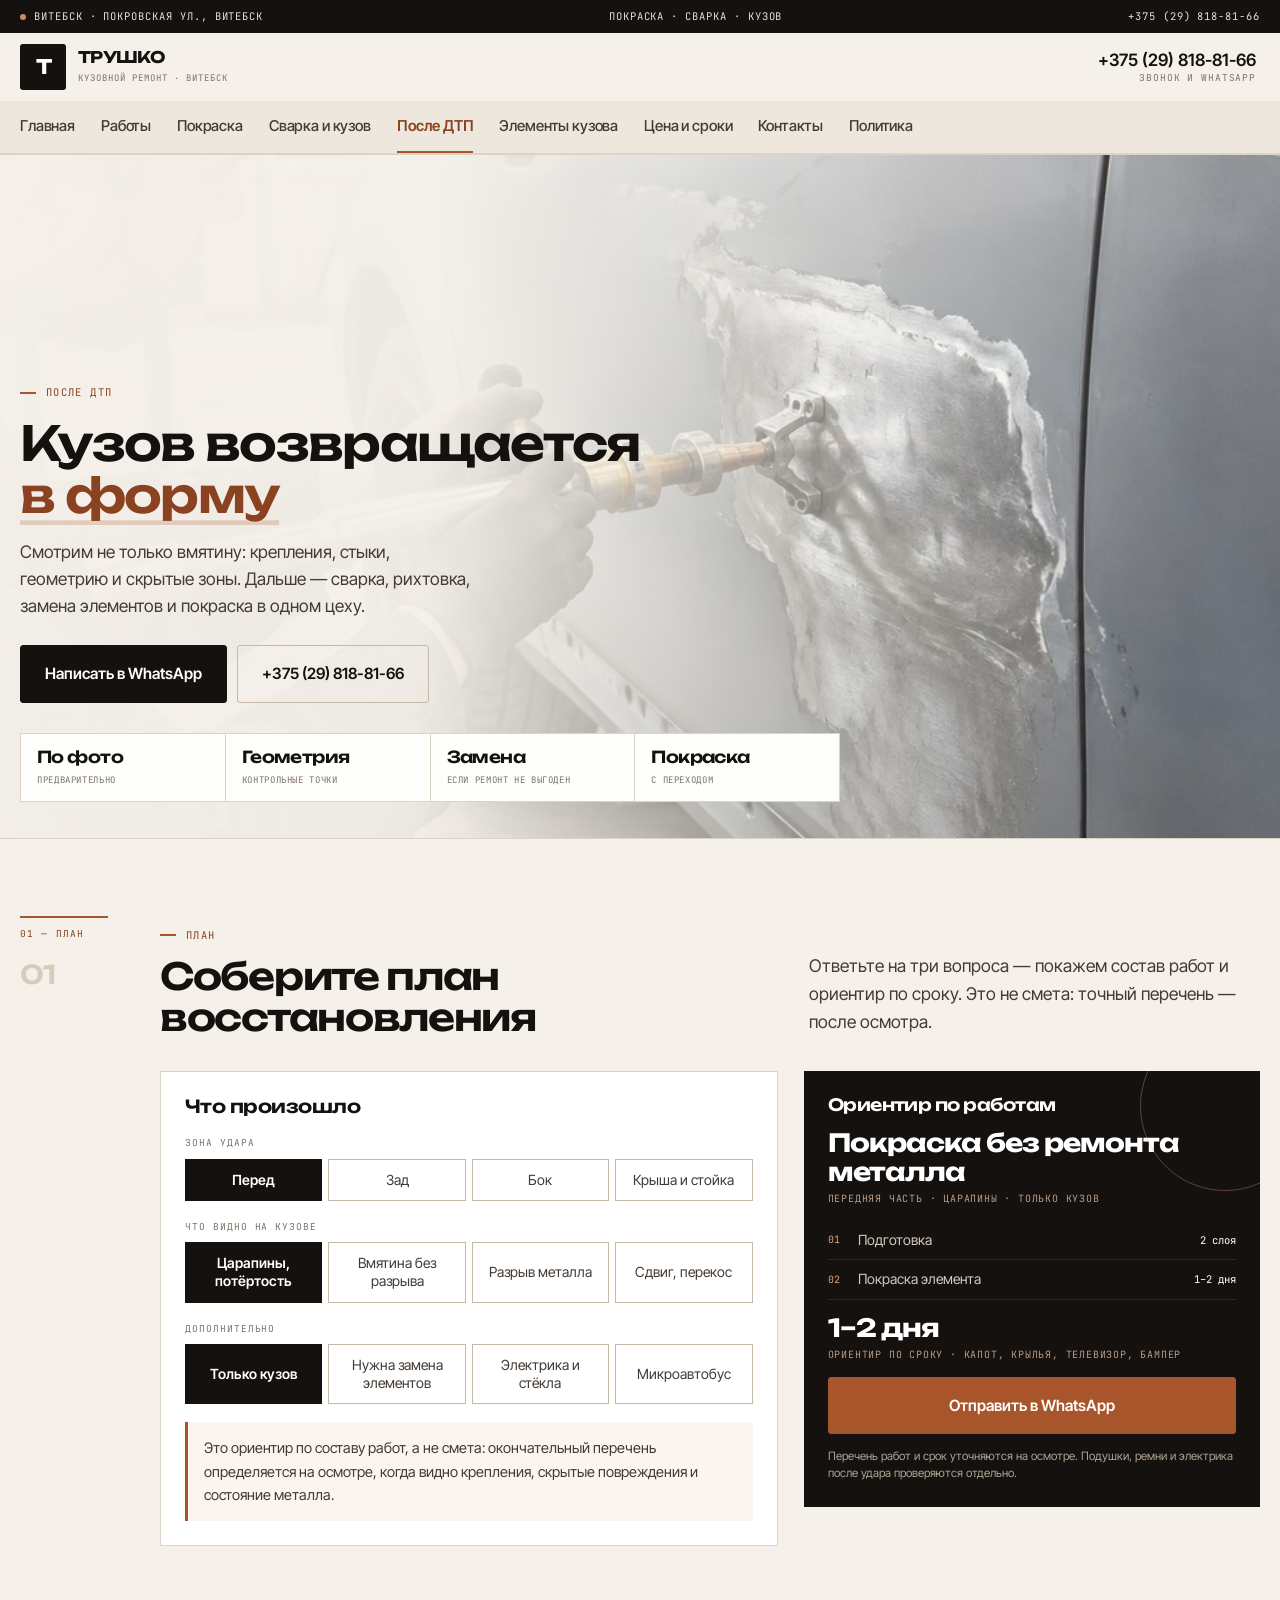
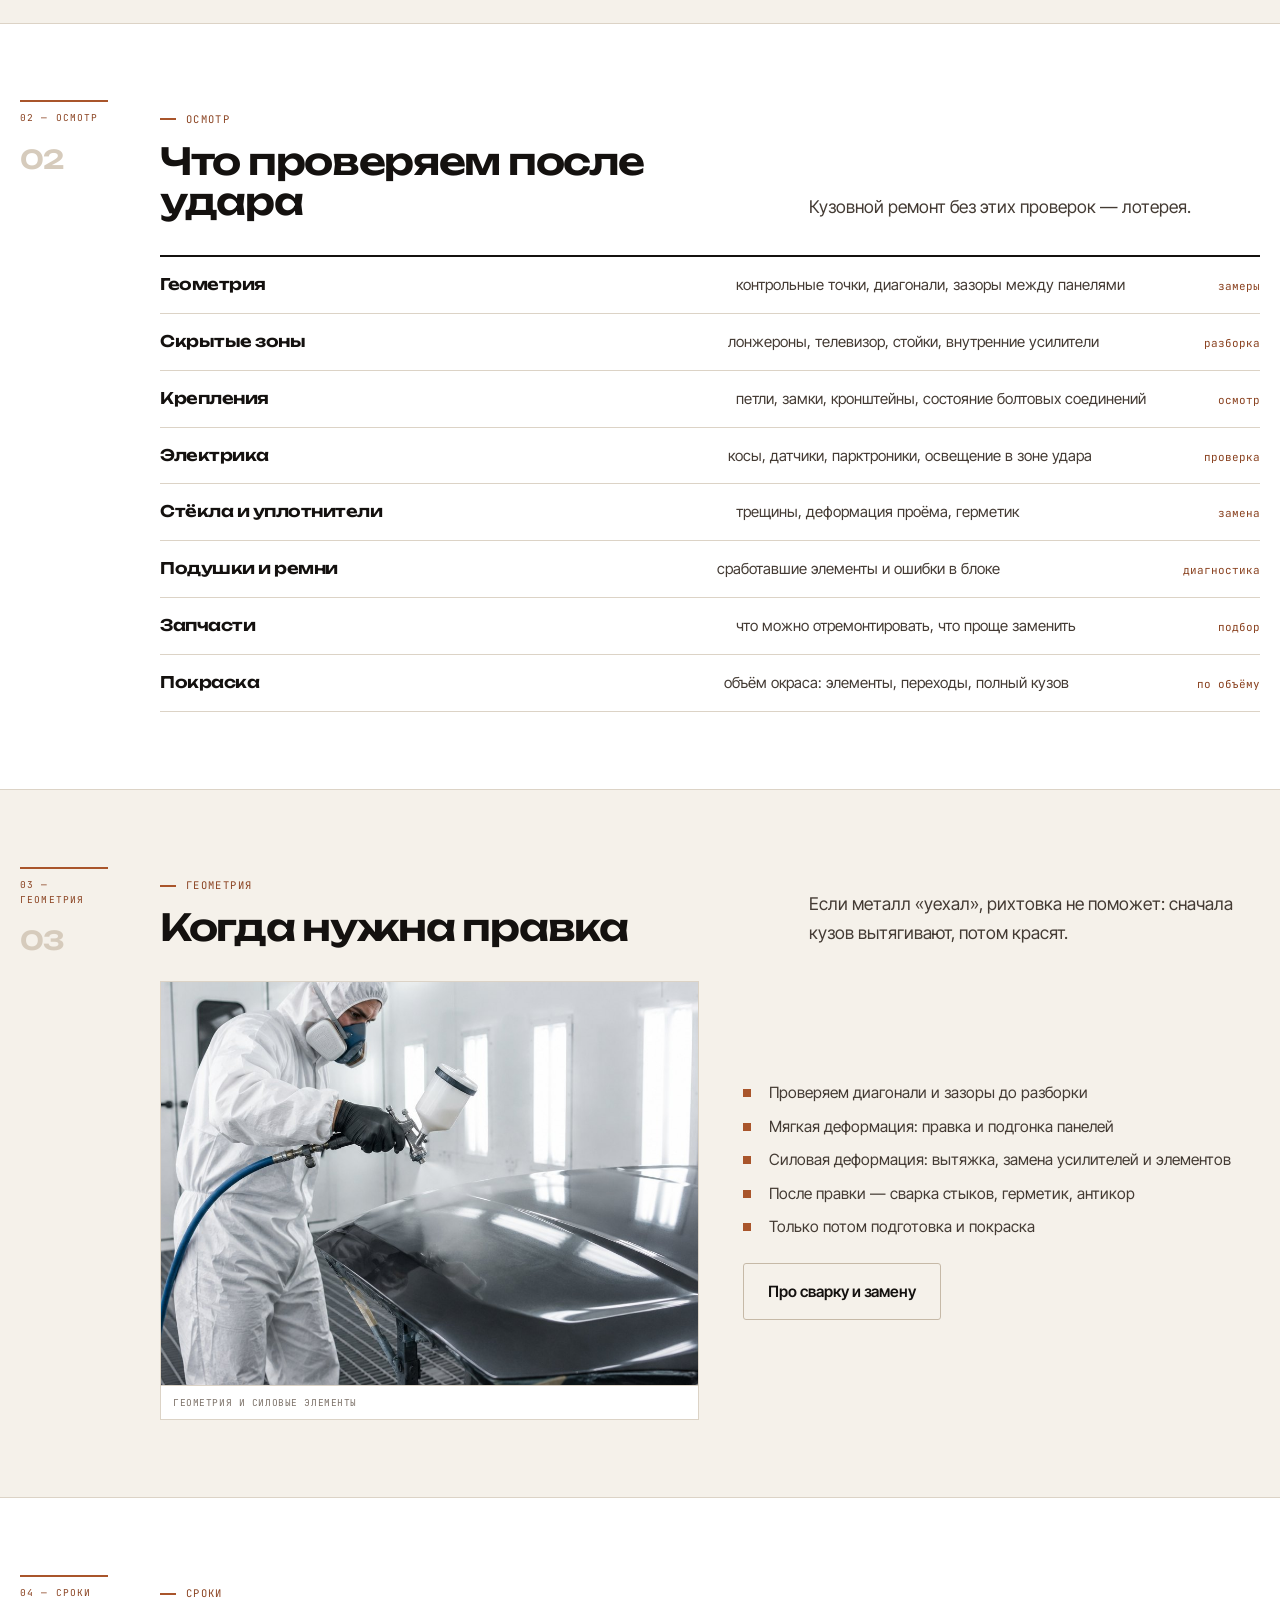
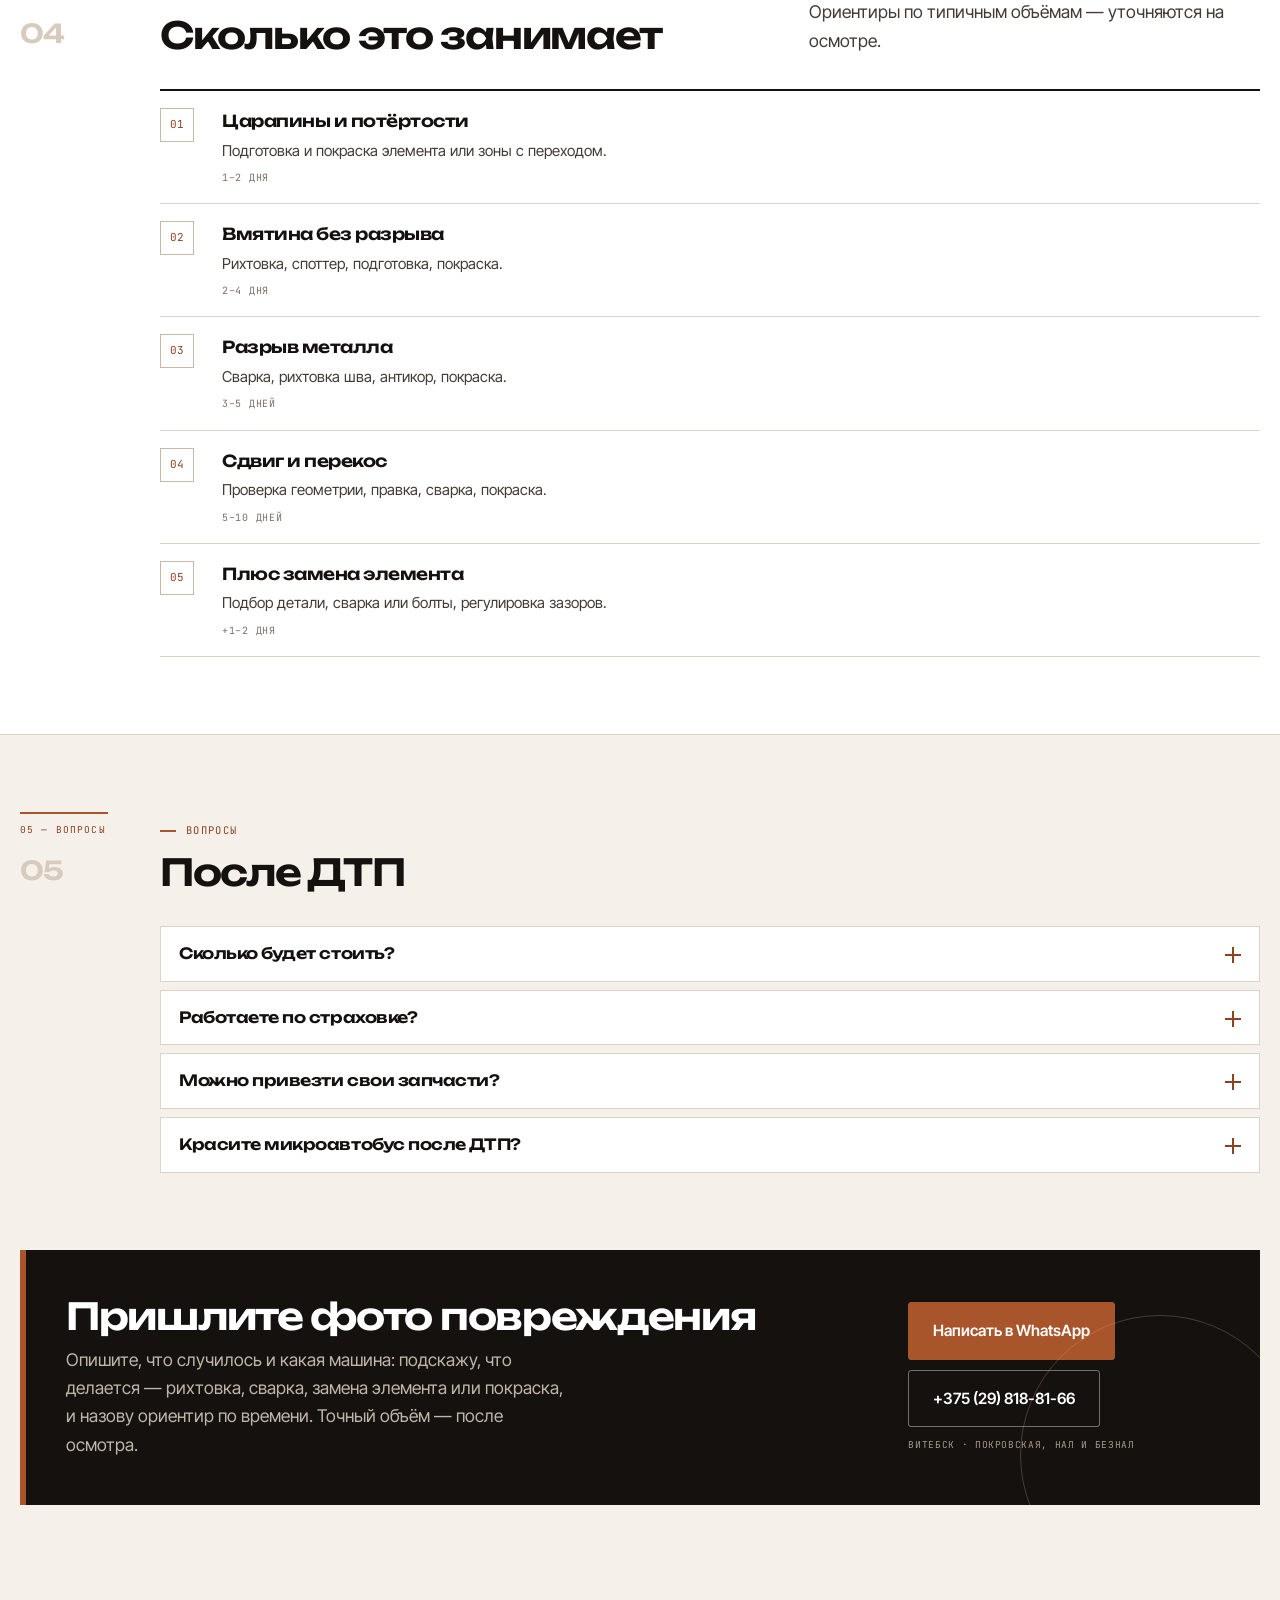
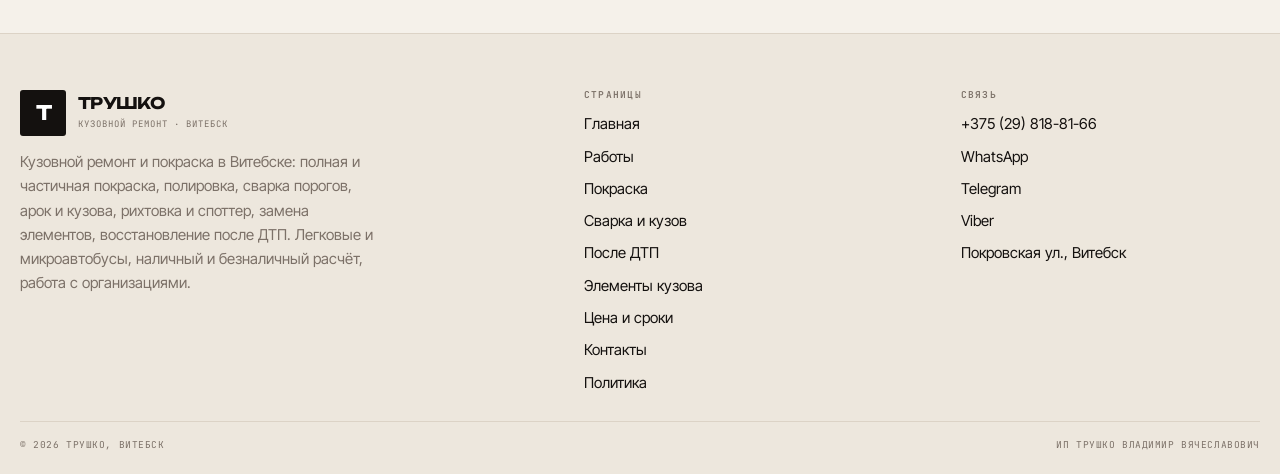
<file: dtp.html>
<!DOCTYPE html>
<html lang="ru">
<head>
<meta charset="utf-8">
<meta name="viewport" content="width=device-width,initial-scale=1">
<title>Восстановление после ДТП в Витебске — ТРУШКО, кузов и геометрия</title>
<meta name="description" content="Восстановление автомобиля после ДТП в Витебске: оценка по фото, правка геометрии, сварка и рихтовка, замена элементов, покраска. Легковые и микроавтобусы, нал и безнал.">
<link rel="icon" href="assets/img/favicon.svg" type="image/svg+xml">
<meta property="og:title" content="Восстановление после ДТП в Витебске — ТРУШКО, кузов и геометрия">
<meta property="og:description" content="Восстановление автомобиля после ДТП в Витебске: оценка по фото, правка геометрии, сварка и рихтовка, замена элементов, покраска. Легковые и микроавтобусы, нал и безнал.">
<meta property="og:type" content="website">
<style>
:root{--paper:#F5F1EA;--ink:#14110F;--ink2:#443B34;--copper:#A9552B;--copper-d:#8A4220;--line:#DCD3C6;--line2:#C6B9A7;--white:#FFF;--wrap:1240px}
*,*::before,*::after{box-sizing:border-box}
body{margin:0;background:var(--paper);color:var(--ink);font-family:'Inter Tight',system-ui,sans-serif;font-size:17.5px;line-height:1.62}
img{max-width:100%;height:auto;display:block}
h1,h2,h3{font-family:'Unbounded',system-ui,sans-serif;font-weight:600;margin:0;line-height:1.1;letter-spacing:-.035em}
a{color:inherit;text-decoration:none}
.wrap{width:min(var(--wrap),calc(100% - 40px));margin-inline:auto}
@media(max-width:600px){.wrap{width:calc(100% - 28px)}}
.topbar{background:var(--ink);color:#E7DFD4}
.topbar__in{display:flex;justify-content:space-between;gap:12px;flex-wrap:wrap;padding:8px 0}
.hdr{position:sticky;top:0;z-index:60;background:rgba(245,241,234,.96);border-bottom:1px solid var(--line)}
.hdr__in{display:flex;align-items:center;gap:12px;padding:11px 0}
.logo{display:flex;align-items:center;gap:12px;margin-right:auto}
.logo__mk{width:46px;height:46px;flex:none;display:grid;place-items:center;background:var(--ink)}
.logo__mk b{font-family:'Unbounded',sans-serif;font-weight:700;font-size:20px;color:#fff;line-height:1}
.logo__t b{display:block;font-family:'Unbounded',sans-serif;font-weight:700;font-size:15px;line-height:1.15}
.logo__t span{display:block;font-size:9px;letter-spacing:.11em;text-transform:uppercase;color:#7C7168}
.burger{display:none;width:46px;height:46px;align-items:center;justify-content:center;flex-direction:column;gap:5px;background:transparent;border:1px solid var(--line2)}
.burger i{display:block;width:21px;height:1.9px;background:var(--ink)}
@media(max-width:1099px){.burger{display:flex}}
.strip{background:#EDE7DD;border-bottom:1px solid var(--line);display:none}
@media(min-width:1100px){.strip{display:block}}
.strip__in{display:flex;gap:24px;overflow-x:auto;padding:0}
.strip a{padding:13px 0;font-size:15px;border-bottom:2px solid transparent;white-space:nowrap}
.strip a[aria-current]{color:var(--copper-d);border-bottom-color:var(--copper)}
.hero{position:relative;min-height:clamp(500px,74vh,780px);display:flex;align-items:flex-end;overflow:hidden;border-bottom:1px solid var(--line)}
.hero__bg{position:absolute;inset:0;z-index:-2}
.hero__bg img{width:100%;height:100%;object-fit:cover}
.hero::before{content:"";position:absolute;inset:0;z-index:-1;background:linear-gradient(94deg,rgba(245,241,234,.99),rgba(245,241,234,.96) 34%,rgba(245,241,234,.52) 62%,rgba(245,241,234,.05))}
.hero__in{padding:clamp(24px,4vw,52px) 0 clamp(18px,3vw,34px);min-width:0}
.hero h1{font-size:clamp(27px,3.8vw,48px);max-width:19ch;margin-top:14px}
.btn{display:inline-flex;align-items:center;justify-content:center;gap:8px;padding:15px 22px;border-radius:3px;border:1px solid var(--ink);background:var(--ink);color:#fff;font-weight:600;font-size:15.5px}
.btn--ghost{background:transparent;color:var(--ink);border-color:var(--line2)}
.kick{display:inline-flex;align-items:center;gap:10px;font-size:10.5px;letter-spacing:.13em;text-transform:uppercase;color:var(--copper-d)}
.band{padding:clamp(40px,6vw,82px) 0;border-bottom:1px solid var(--line)}
.drawer{position:fixed;inset:0;z-index:120;background:rgba(20,17,15,.6);opacity:0;pointer-events:none;transition:opacity .2s}
.drawer[data-open="true"]{opacity:1;pointer-events:auto}
.drawer__inner{width:min(400px,100%);height:100%;margin-left:auto;background:#fff;padding:20px;overflow-y:auto;display:flex;flex-direction:column;gap:2px}
body.is-locked{overflow:hidden}
[hidden]{display:none !important}
.fbar{position:fixed;left:0;right:0;bottom:0;z-index:70;display:none;grid-template-columns:repeat(4,1fr);background:var(--ink)}
@media(max-width:1099px){.fbar{display:grid}body{padding-bottom:58px}}
.fbar a{display:flex;flex-direction:column;align-items:center;gap:3px;padding:9px 2px;color:#E7DFD4;font-size:9px;letter-spacing:.05em;text-transform:uppercase}
.fbar a:first-child{background:var(--copper);color:#fff}
</style>
<link rel="preconnect" href="https://fonts.googleapis.com">
<link rel="preconnect" href="https://fonts.gstatic.com" crossorigin>
<link rel="stylesheet" href="https://fonts.googleapis.com/css2?family=Unbounded:wght@500;600;700&family=Inter+Tight:wght@400;500;600&family=JetBrains+Mono:wght@400;500&display=swap">
<link rel="stylesheet" href="assets/css/site.v1.css">
</head>
<body>
<a class="skip" href="#main">К содержанию</a>
<div class="topbar"><div class="wrap topbar__in"><span><i class="dot"></i>Витебск · Покровская ул., Витебск</span><span>покраска · сварка · кузов</span><a href="tel:+375298188166">+375 (29) 818-81-66</a></div></div><header class="hdr"><div class="wrap hdr__in"><a class="logo" href="index.html"><span class="logo__mk"><b>Т</b></span><span class="logo__t"><b>ТРУШКО</b><span>кузовной ремонт · Витебск</span></span></a><div class="hdr__tel"><b><a href="tel:+375298188166">+375 (29) 818-81-66</a></b><span>звонок и WhatsApp</span></div><button class="burger" id="burger" aria-label="Меню" aria-expanded="false" aria-controls="drawer"><i></i><i></i></button></div><nav class="strip" aria-label="Страницы"><div class="wrap strip__in"><a href="index.html">Главная</a><a href="uslugi.html">Работы</a><a href="pokraska.html">Покраска</a><a href="svarka.html">Сварка и кузов</a><a href="dtp.html" aria-current="page">После ДТП</a><a href="elementy.html">Элементы кузова</a><a href="ceny.html">Цена и сроки</a><a href="kontakty.html">Контакты</a><a href="politika.html">Политика</a></div></nav></header>
<main id="main">
<section class="hero"><div class="hero__bg"><img src="assets/img/dent.jpg" alt="Ремонт панели кузова после повреждения" fetchpriority="high"></div><div class="wrap hero__in"><span class="kick">После ДТП</span><h1>Кузов возвращается <em>в форму</em></h1><p class="lead">Смотрим не только вмятину: крепления, стыки, геометрию и скрытые зоны. Дальше — сварка, рихтовка, замена элементов и покраска в одном цеху.</p><div class="hero__cta"><a class="btn" href="https://wa.me/375298188166" target="_blank" rel="noopener">Написать в WhatsApp</a><a class="btn btn--ghost" href="tel:+375298188166">+375 (29) 818-81-66</a></div><div class="figs"><div><b>По фото</b><span>предварительно</span></div><div><b>Геометрия</b><span>контрольные точки</span></div><div><b>Замена</b><span>если ремонт не выгоден</span></div><div><b>Покраска</b><span>с переходом</span></div></div></div></section><section class="band "><div class="wrap"><div class="sect sect--side"><div class="sect__side"><span>01 — план</span><b>01</b></div><div class="sect__main"><div class="sect__head"><div><span class="kick">План</span><h2>Соберите план восстановления</h2></div><p>Ответьте на три вопроса — покажем состав работ и ориентир по сроку. Это не смета: точный перечень — после осмотра.</p></div><div class="wiz"><div class="wiz__form"><h3>Что произошло</h3><div class="qblock"><span>Зона удара</span><div class="seg" data-group="zone"><button type="button" data-zone="front" aria-pressed="true">Перед</button><button type="button" data-zone="rear" aria-pressed="false">Зад</button><button type="button" data-zone="side" aria-pressed="false">Бок</button><button type="button" data-zone="roof" aria-pressed="false">Крыша и стойка</button></div></div><div class="qblock"><span>Что видно на кузове</span><div class="seg" data-group="kind"><button type="button" data-kind="scratch" aria-pressed="true">Царапины, потёртость</button><button type="button" data-kind="dent" aria-pressed="false">Вмятина без разрыва</button><button type="button" data-kind="tear" aria-pressed="false">Разрыв металла</button><button type="button" data-kind="shift" aria-pressed="false">Сдвиг, перекос</button></div></div><div class="qblock"><span>Дополнительно</span><div class="seg" data-group="extra"><button type="button" data-extra="none" aria-pressed="true">Только кузов</button><button type="button" data-extra="replace" aria-pressed="false">Нужна замена элементов</button><button type="button" data-extra="electro" aria-pressed="false">Электрика и стёкла</button><button type="button" data-extra="van" aria-pressed="false">Микроавтобус</button></div></div><div class="note">Это ориентир по составу работ, а не смета: окончательный перечень определяется на осмотре, когда видно крепления, скрытые повреждения и состояние металла.</div></div><div class="wiz__out" data-wiz-out></div></div></div></div></div></section><section class="band band--white"><div class="wrap"><div class="sect sect--side"><div class="sect__side"><span>02 — осмотр</span><b>02</b></div><div class="sect__main"><div class="sect__head"><div><span class="kick">Осмотр</span><h2>Что проверяем после удара</h2></div><p>Кузовной ремонт без этих проверок — лотерея.</p></div><div class="facts"><div class="facts__row"><b>Геометрия</b><span>контрольные точки, диагонали, зазоры между панелями</span><em>замеры</em></div><div class="facts__row"><b>Скрытые зоны</b><span>лонжероны, телевизор, стойки, внутренние усилители</span><em>разборка</em></div><div class="facts__row"><b>Крепления</b><span>петли, замки, кронштейны, состояние болтовых соединений</span><em>осмотр</em></div><div class="facts__row"><b>Электрика</b><span>косы, датчики, парктроники, освещение в зоне удара</span><em>проверка</em></div><div class="facts__row"><b>Стёкла и уплотнители</b><span>трещины, деформация проёма, герметик</span><em>замена</em></div><div class="facts__row"><b>Подушки и ремни</b><span>сработавшие элементы и ошибки в блоке</span><em>диагностика</em></div><div class="facts__row"><b>Запчасти</b><span>что можно отремонтировать, что проще заменить</span><em>подбор</em></div><div class="facts__row"><b>Покраска</b><span>объём окраса: элементы, переходы, полный кузов</span><em>по объёму</em></div></div></div></div></div></section><section class="band "><div class="wrap"><div class="sect sect--side"><div class="sect__side"><span>03 — геометрия</span><b>03</b></div><div class="sect__main"><div class="sect__head"><div><span class="kick">Геометрия</span><h2>Когда нужна правка</h2></div><p>Если металл «уехал», рихтовка не поможет: сначала кузов вытягивают, потом красят.</p></div><div class="split split--rev"><div class="split__body"><ul class="list"><li>Проверяем диагонали и зазоры до разборки</li><li>Мягкая деформация: правка и подгонка панелей</li><li>Силовая деформация: вытяжка, замена усилителей и элементов</li><li>После правки — сварка стыков, герметик, антикор</li><li>Только потом подготовка и покраска</li></ul><div class="mt24"><a class="btn btn--ghost" href="svarka.html">Про сварку и замену</a></div></div><div class="split__media"><img src="assets/img/hero.jpg" alt="Покраска после кузовного ремонта" loading="lazy"><div class="split__cap">Геометрия и силовые элементы</div></div></div></div></div></div></section><section class="band band--white"><div class="wrap"><div class="sect sect--side"><div class="sect__side"><span>04 — сроки</span><b>04</b></div><div class="sect__main"><div class="sect__head"><div><span class="kick">Сроки</span><h2>Сколько это занимает</h2></div><p>Ориентиры по типичным объёмам — уточняются на осмотре.</p></div><div class="steps"><div class="step"><span class="step__n">01</span><div><b>Царапины и потёртости</b><p>Подготовка и покраска элемента или зоны с переходом.</p><em>1–2 дня</em></div></div><div class="step"><span class="step__n">02</span><div><b>Вмятина без разрыва</b><p>Рихтовка, споттер, подготовка, покраска.</p><em>2–4 дня</em></div></div><div class="step"><span class="step__n">03</span><div><b>Разрыв металла</b><p>Сварка, рихтовка шва, антикор, покраска.</p><em>3–5 дней</em></div></div><div class="step"><span class="step__n">04</span><div><b>Сдвиг и перекос</b><p>Проверка геометрии, правка, сварка, покраска.</p><em>5–10 дней</em></div></div><div class="step"><span class="step__n">05</span><div><b>Плюс замена элемента</b><p>Подбор детали, сварка или болты, регулировка зазоров.</p><em>+1–2 дня</em></div></div></div></div></div></div></section><section class="band "><div class="wrap"><div class="sect sect--side"><div class="sect__side"><span>05 — вопросы</span><b>05</b></div><div class="sect__main"><div class="sect__head"><div><span class="kick">Вопросы</span><h2>После ДТП</h2></div><p></p></div><div class="faq"><div class="faq__i" data-open="false"><button class="faq__q" type="button">Сколько будет стоить?<i></i></button><div class="faq__a"><p>Цена зависит от объёма: зона, элементы, замена или ремонт, покраска с переходом или полностью. Пришлите фото — дадим ориентир, точную сумму назовём на осмотре.</p></div></div><div class="faq__i" data-open="false"><button class="faq__q" type="button">Работаете по страховке?<i></i></button><div class="faq__a"><p>Уточните при обращении: считаем работы и оформляем документы для вашей ситуации.</p></div></div><div class="faq__i" data-open="false"><button class="faq__q" type="button">Можно привезти свои запчасти?<i></i></button><div class="faq__a"><p>Да. Подскажем, какие элементы и крепёж нужны, чтобы не ошибиться с совместимостью.</p></div></div><div class="faq__i" data-open="false"><button class="faq__q" type="button">Красите микроавтобус после ДТП?<i></i></button><div class="faq__a"><p>Да, микроавтобусы тоже восстанавливаем: борт, сдвижные двери, задние створки.</p></div></div></div></div></div></div></section></main>
<section class="band" style="border-bottom:0;padding-top:0"><div class="wrap"><div class="cta"><div><h2>Пришлите фото повреждения</h2><p>Опишите, что случилось и какая машина: подскажу, что делается — рихтовка, сварка, замена элемента или покраска, и назову ориентир по времени. Точный объём — после осмотра.</p></div><div class="cta__act"><a class="btn" href="https://wa.me/375298188166" target="_blank" rel="noopener">Написать в WhatsApp</a><a class="btn btn--ghost" href="tel:+375298188166">+375 (29) 818-81-66</a><small>Витебск · Покровская, нал и безнал</small></div></div></div></section>
<footer class="foot"><div class="wrap"><div class="foot__grid"><div><a class="logo" href="index.html"><span class="logo__mk"><b>Т</b></span><span class="logo__t"><b>ТРУШКО</b><span>кузовной ремонт · Витебск</span></span></a><p style="margin-top:14px;color:#7C7168;font-size:15px;max-width:40ch">Кузовной ремонт и покраска в Витебске: полная и частичная покраска, полировка, сварка порогов, арок и кузова, рихтовка и споттер, замена элементов, восстановление после ДТП. Легковые и микроавтобусы, наличный и безналичный расчёт, работа с организациями.</p></div><div><h4>Страницы</h4><ul><li><a href="index.html">Главная</a></li><li><a href="uslugi.html">Работы</a></li><li><a href="pokraska.html">Покраска</a></li><li><a href="svarka.html">Сварка и кузов</a></li><li><a href="dtp.html">После ДТП</a></li><li><a href="elementy.html">Элементы кузова</a></li><li><a href="ceny.html">Цена и сроки</a></li><li><a href="kontakty.html">Контакты</a></li><li><a href="politika.html">Политика</a></li></ul></div><div><h4>Связь</h4><ul><li><a href="tel:+375298188166">+375 (29) 818-81-66</a></li><li><a href="https://wa.me/375298188166" target="_blank" rel="noopener">WhatsApp</a></li><li><a href="https://t.me/+375298188166" target="_blank" rel="noopener">Telegram</a></li><li><a href="viber://chat?number=%2B375298188166">Viber</a></li><li>Покровская ул., Витебск</li></ul></div></div><div class="foot__bottom"><span>© 2026 ТРУШКО, Витебск</span><span>ИП Трушко Владимир Вячеславович</span></div></div></footer>
<div class="fbar" aria-label="Быстрая связь"><a href="tel:+375298188166"><svg viewBox="0 0 24 24"><path d="M6.6 3.5l3 3-2 2.4a12 12 0 005.5 5.5l2.4-2 3 3-2 2.6c-1.2 1.4-3 1.7-4.6 1A16.5 16.5 0 013.4 8.1c-.7-1.6-.4-3.4 1-4.6z"/></svg>Позвонить</a><a href="https://wa.me/375298188166" target="_blank" rel="noopener"><svg viewBox="0 0 24 24"><path d="M3 21l1.7-5A8.6 8.6 0 013.4 11a8.6 8.6 0 118.6 8.6 8.9 8.9 0 01-4.4-1.2z"/><path d="M8.6 8.2c.3-.6.5-.6.9-.6h.7c.2 0 .5 0 .7.5l.8 1.9c.1.3 0 .5-.1.7l-.5.6c-.2.2-.2.4-.1.6a6 6 0 002.8 2.4c.3.1.5.1.7-.1l.7-.8c.2-.2.4-.2.6-.1l1.8.9c.3.1.4.3.4.5v.6c0 .7-.5 1.4-1.2 1.6-.6.2-1.4.3-2.3 0a10 10 0 01-3.6-2.2 9.4 9.4 0 01-1.9-3c-.2-.8-.1-1.6.1-2.1z"/></svg>WhatsApp</a><a href="https://t.me/+375298188166" target="_blank" rel="noopener"><svg viewBox="0 0 24 24"><path d="M21 4L3 11l5 1.8L10 19l3-3.4 4.6 3z"/><path d="M8 12.8L18 6l-7 8.6"/></svg>Telegram</a><a href="viber://chat?number=%2B375298188166"><svg viewBox="0 0 24 24"><path d="M12 3c5 0 8 3.2 8 7.6 0 4.5-3.2 7.4-8 7.4-.7 0-1.4 0-2-.2L6 21l.8-3.4A7.3 7.3 0 014 10.6C4 6.2 7 3 12 3z"/><path d="M9 8.5c1.2 3 2.4 4.2 5 5"/></svg>Viber</a></div>
<div class="drawer" id="drawer" data-open="false" role="dialog" aria-modal="true" aria-label="Меню"><div class="drawer__inner"><div class="drawer__top"><span class="mono">Меню</span><button class="drawer__x" id="drawerClose" aria-label="Закрыть меню">×</button></div><a class="dl" href="index.html">Главная<span>01</span></a><a class="dl" href="uslugi.html">Работы<span>02</span></a><a class="dl" href="pokraska.html">Покраска<span>03</span></a><a class="dl" href="svarka.html">Сварка и кузов<span>04</span></a><a class="dl" href="dtp.html">После ДТП<span>05</span></a><a class="dl" href="elementy.html">Элементы кузова<span>06</span></a><a class="dl" href="ceny.html">Цена и сроки<span>07</span></a><a class="dl" href="kontakty.html">Контакты<span>08</span></a><a class="dl" href="politika.html">Политика<span>09</span></a><div class="drawer__foot"><a class="btn" href="https://wa.me/375298188166" target="_blank" rel="noopener">WhatsApp</a><a class="btn btn--ghost" href="tel:+375298188166">+375 (29) 818-81-66</a></div></div></div>
<script src="assets/js/main.v1.js" defer></script>
</body>
</html>
</file>
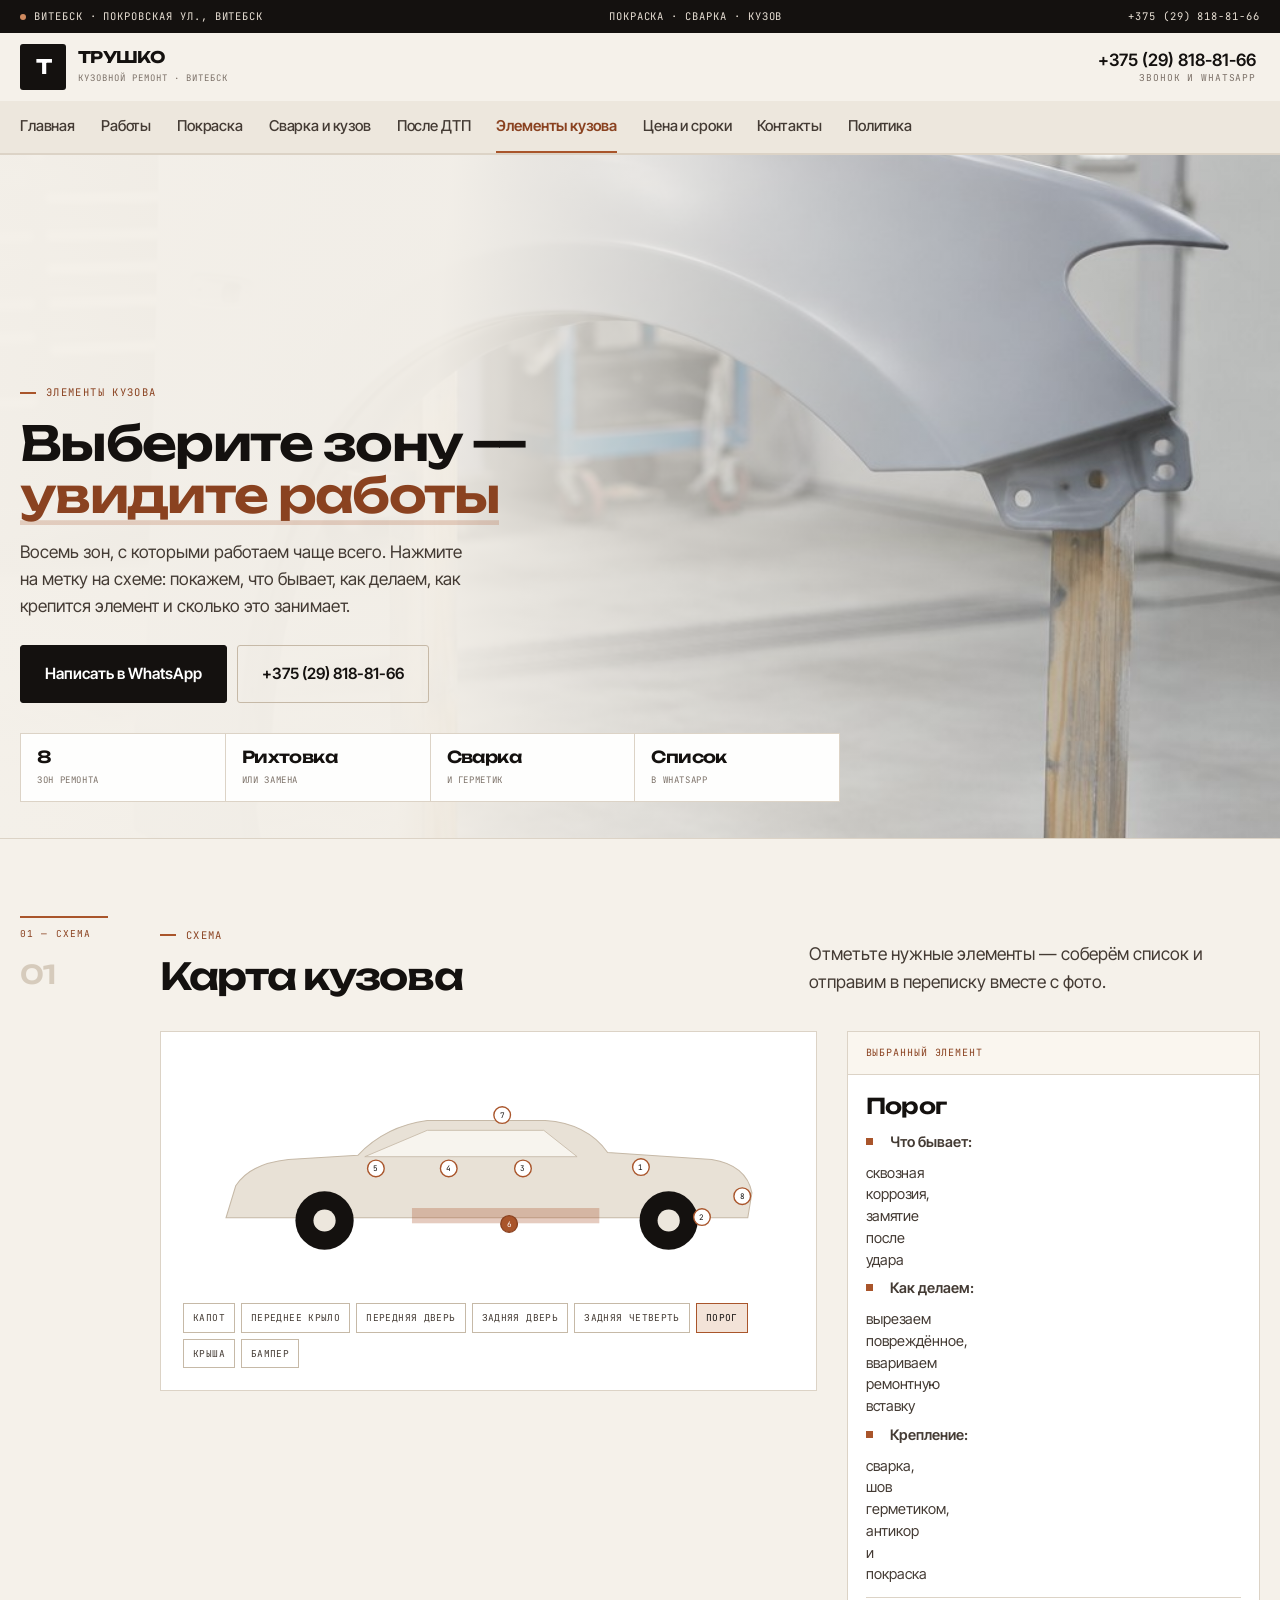
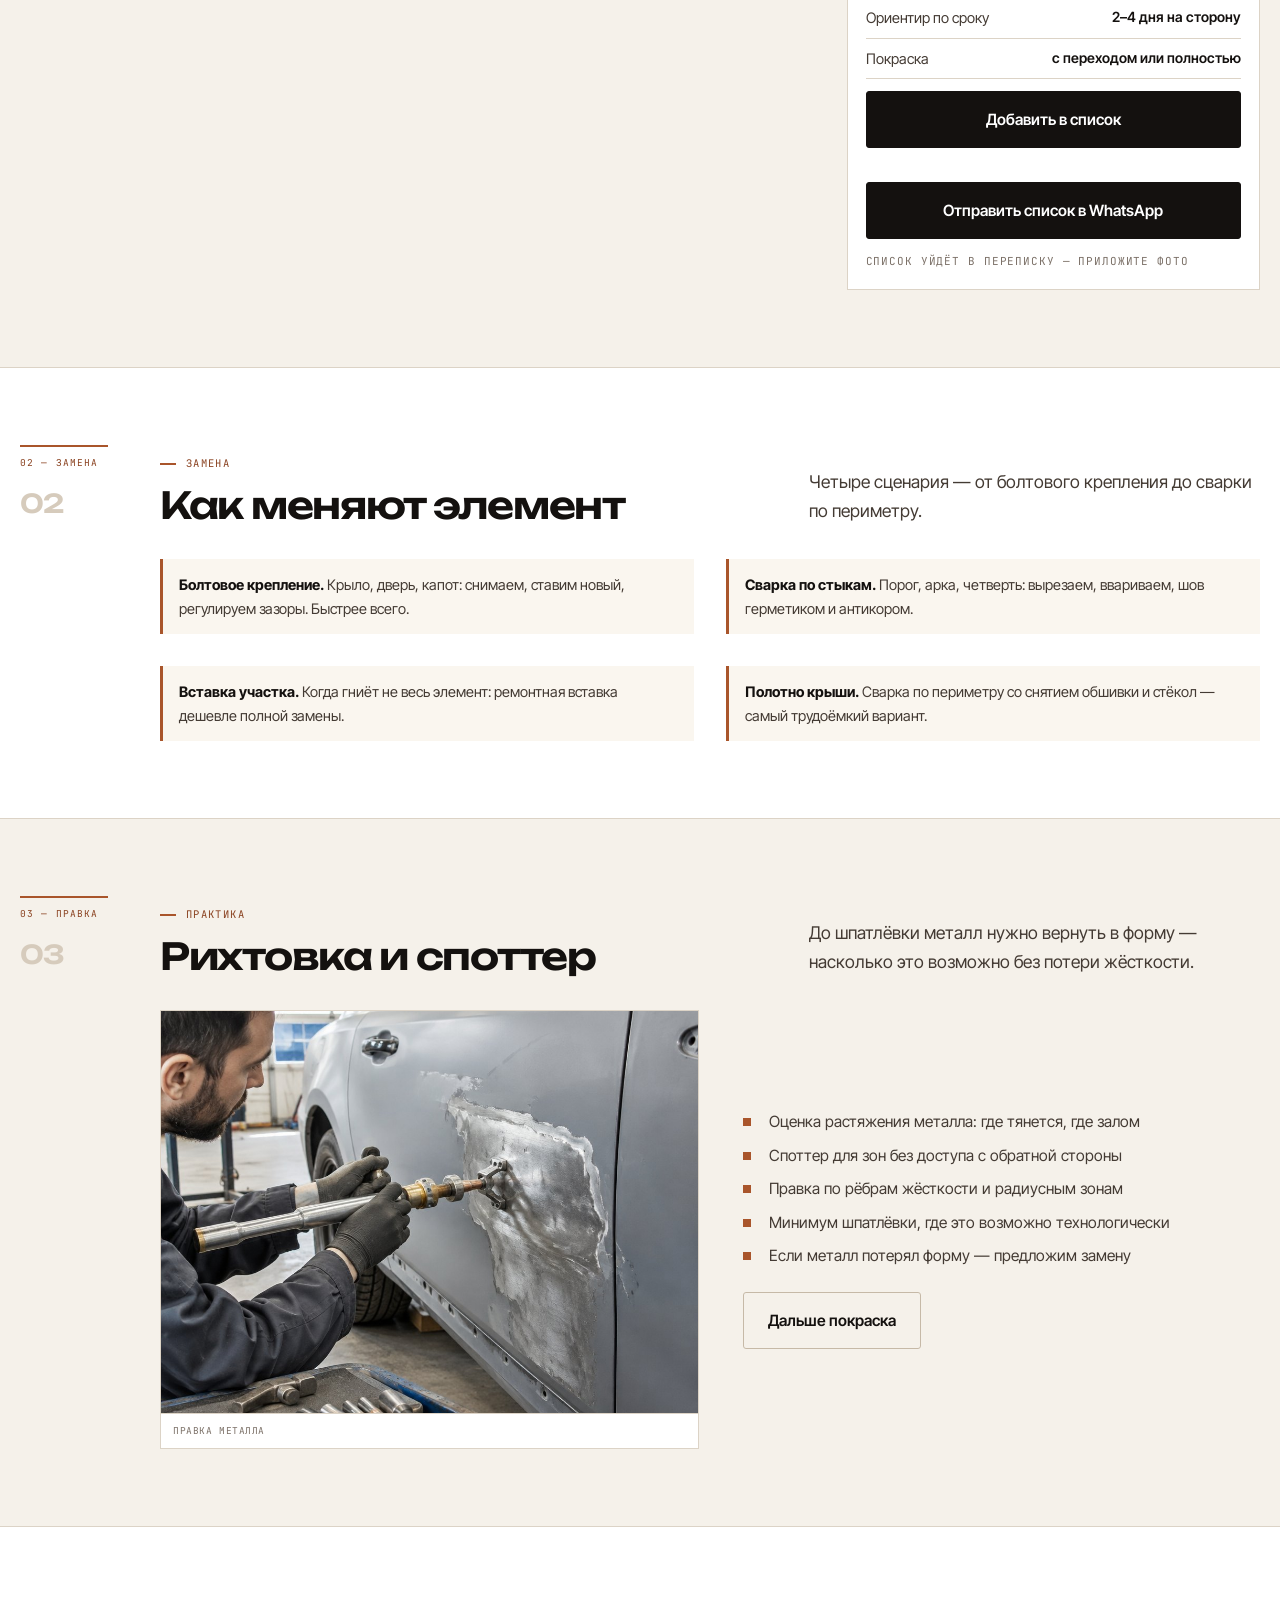
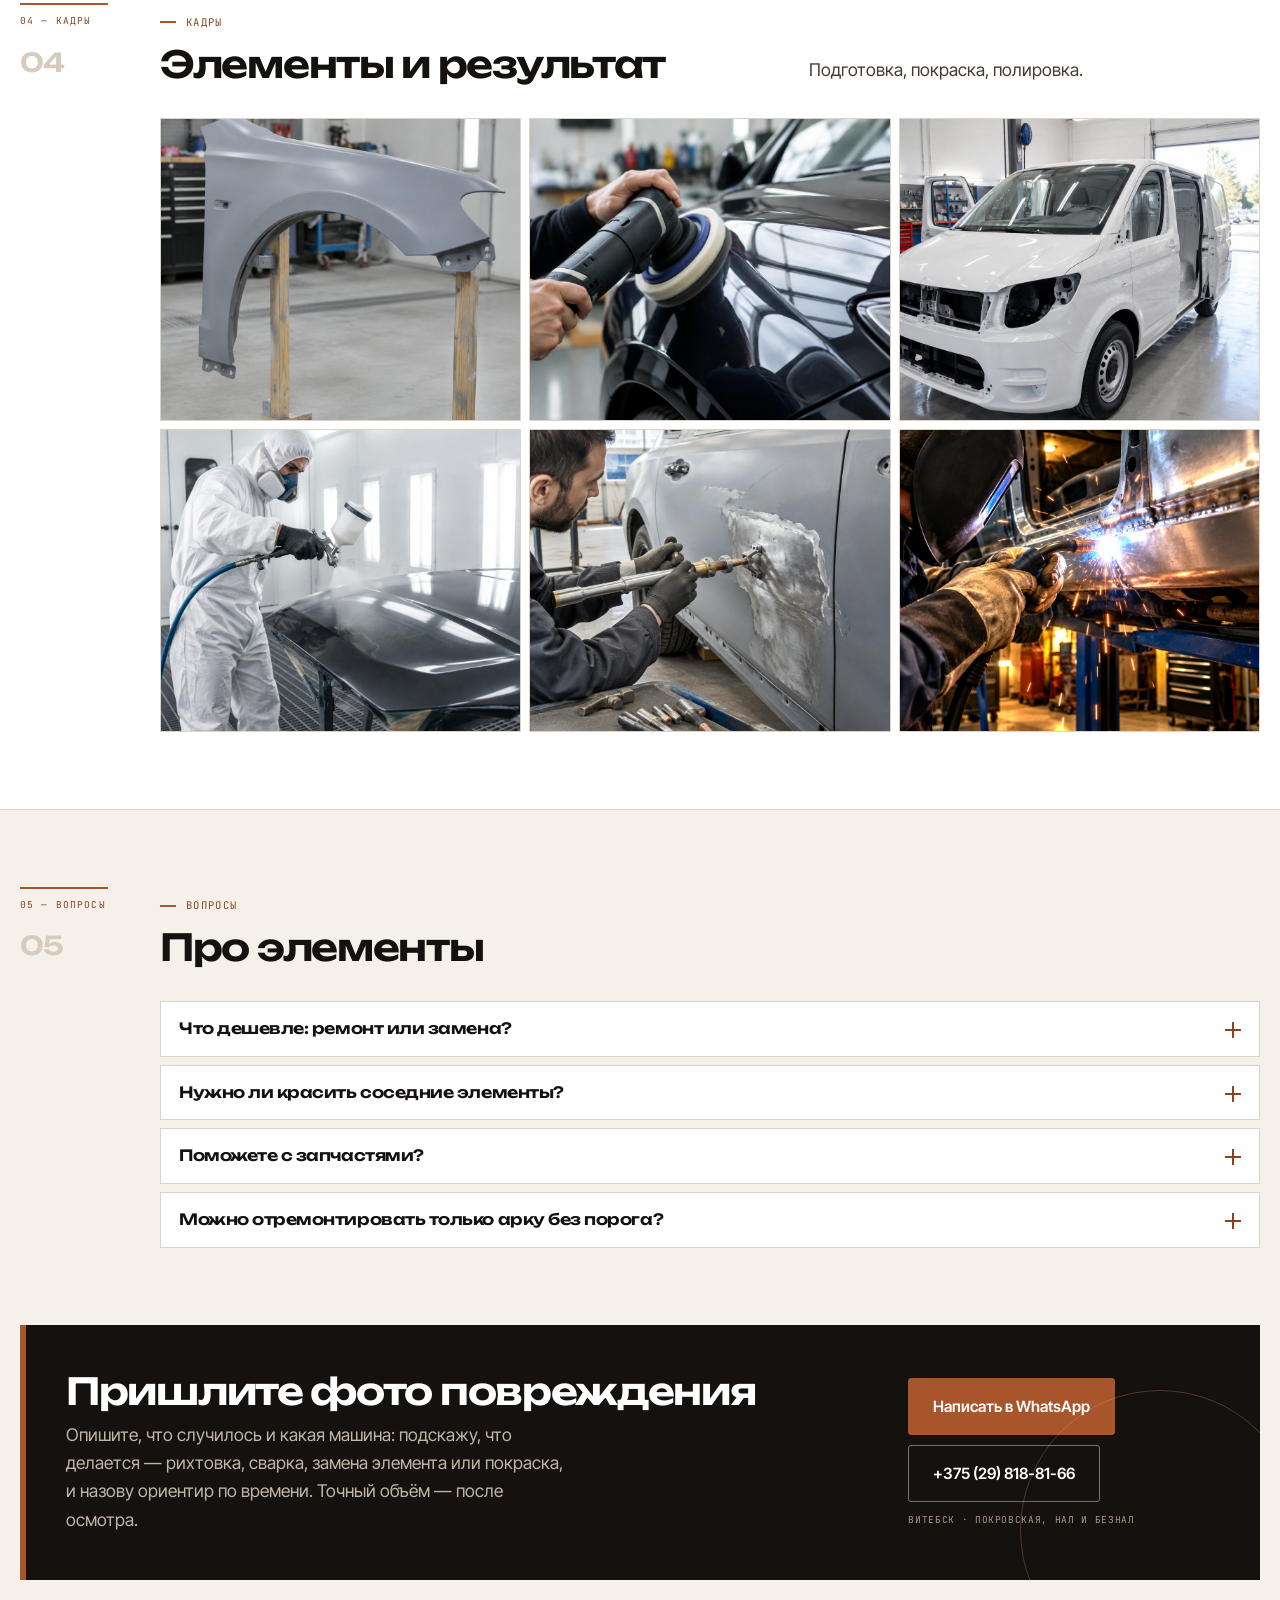
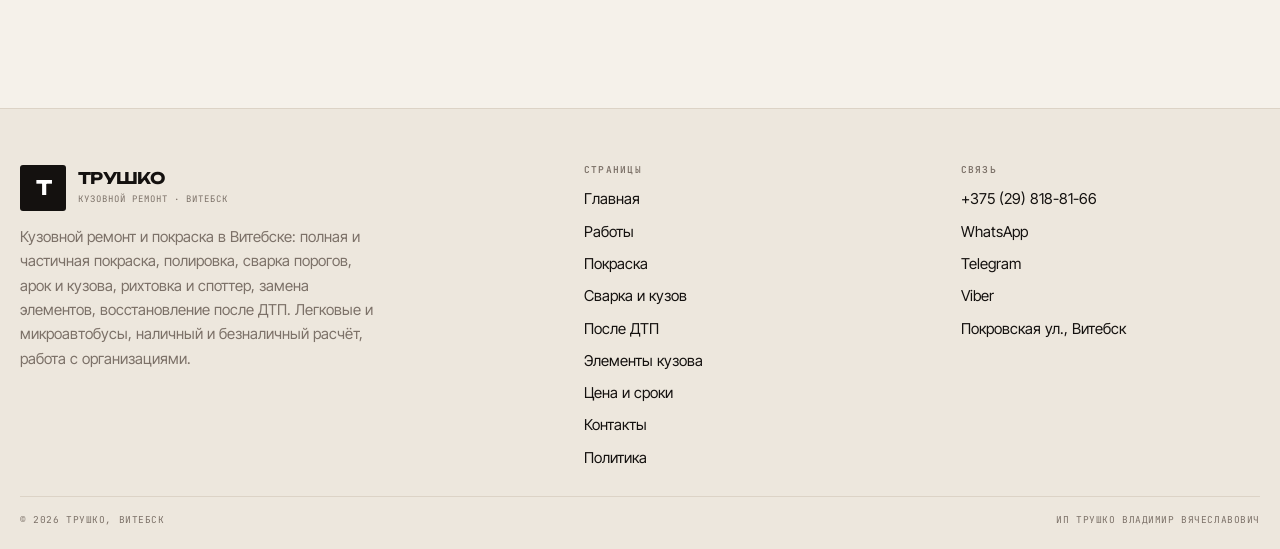
<file: elementy.html>
<!DOCTYPE html>
<html lang="ru">
<head>
<meta charset="utf-8">
<meta name="viewport" content="width=device-width,initial-scale=1">
<title>Карта элементов кузова: замена крыла, порога, четверти — ТРУШКО, Витебск</title>
<meta name="description" content="Интерактивная карта кузова: капот, крыло, двери, порог, четверть, крыша, бампер. Что делают в каждом случае, как крепится элемент и сколько занимает ремонт.">
<link rel="icon" href="assets/img/favicon.svg" type="image/svg+xml">
<meta property="og:title" content="Карта элементов кузова: замена крыла, порога, четверти — ТРУШКО, Витебск">
<meta property="og:description" content="Интерактивная карта кузова: капот, крыло, двери, порог, четверть, крыша, бампер. Что делают в каждом случае, как крепится элемент и сколько занимает ремонт.">
<meta property="og:type" content="website">
<style>
:root{--paper:#F5F1EA;--ink:#14110F;--ink2:#443B34;--copper:#A9552B;--copper-d:#8A4220;--line:#DCD3C6;--line2:#C6B9A7;--white:#FFF;--wrap:1240px}
*,*::before,*::after{box-sizing:border-box}
body{margin:0;background:var(--paper);color:var(--ink);font-family:'Inter Tight',system-ui,sans-serif;font-size:17.5px;line-height:1.62}
img{max-width:100%;height:auto;display:block}
h1,h2,h3{font-family:'Unbounded',system-ui,sans-serif;font-weight:600;margin:0;line-height:1.1;letter-spacing:-.035em}
a{color:inherit;text-decoration:none}
.wrap{width:min(var(--wrap),calc(100% - 40px));margin-inline:auto}
@media(max-width:600px){.wrap{width:calc(100% - 28px)}}
.topbar{background:var(--ink);color:#E7DFD4}
.topbar__in{display:flex;justify-content:space-between;gap:12px;flex-wrap:wrap;padding:8px 0}
.hdr{position:sticky;top:0;z-index:60;background:rgba(245,241,234,.96);border-bottom:1px solid var(--line)}
.hdr__in{display:flex;align-items:center;gap:12px;padding:11px 0}
.logo{display:flex;align-items:center;gap:12px;margin-right:auto}
.logo__mk{width:46px;height:46px;flex:none;display:grid;place-items:center;background:var(--ink)}
.logo__mk b{font-family:'Unbounded',sans-serif;font-weight:700;font-size:20px;color:#fff;line-height:1}
.logo__t b{display:block;font-family:'Unbounded',sans-serif;font-weight:700;font-size:15px;line-height:1.15}
.logo__t span{display:block;font-size:9px;letter-spacing:.11em;text-transform:uppercase;color:#7C7168}
.burger{display:none;width:46px;height:46px;align-items:center;justify-content:center;flex-direction:column;gap:5px;background:transparent;border:1px solid var(--line2)}
.burger i{display:block;width:21px;height:1.9px;background:var(--ink)}
@media(max-width:1099px){.burger{display:flex}}
.strip{background:#EDE7DD;border-bottom:1px solid var(--line);display:none}
@media(min-width:1100px){.strip{display:block}}
.strip__in{display:flex;gap:24px;overflow-x:auto;padding:0}
.strip a{padding:13px 0;font-size:15px;border-bottom:2px solid transparent;white-space:nowrap}
.strip a[aria-current]{color:var(--copper-d);border-bottom-color:var(--copper)}
.hero{position:relative;min-height:clamp(500px,74vh,780px);display:flex;align-items:flex-end;overflow:hidden;border-bottom:1px solid var(--line)}
.hero__bg{position:absolute;inset:0;z-index:-2}
.hero__bg img{width:100%;height:100%;object-fit:cover}
.hero::before{content:"";position:absolute;inset:0;z-index:-1;background:linear-gradient(94deg,rgba(245,241,234,.99),rgba(245,241,234,.96) 34%,rgba(245,241,234,.52) 62%,rgba(245,241,234,.05))}
.hero__in{padding:clamp(24px,4vw,52px) 0 clamp(18px,3vw,34px);min-width:0}
.hero h1{font-size:clamp(27px,3.8vw,48px);max-width:19ch;margin-top:14px}
.btn{display:inline-flex;align-items:center;justify-content:center;gap:8px;padding:15px 22px;border-radius:3px;border:1px solid var(--ink);background:var(--ink);color:#fff;font-weight:600;font-size:15.5px}
.btn--ghost{background:transparent;color:var(--ink);border-color:var(--line2)}
.kick{display:inline-flex;align-items:center;gap:10px;font-size:10.5px;letter-spacing:.13em;text-transform:uppercase;color:var(--copper-d)}
.band{padding:clamp(40px,6vw,82px) 0;border-bottom:1px solid var(--line)}
.drawer{position:fixed;inset:0;z-index:120;background:rgba(20,17,15,.6);opacity:0;pointer-events:none;transition:opacity .2s}
.drawer[data-open="true"]{opacity:1;pointer-events:auto}
.drawer__inner{width:min(400px,100%);height:100%;margin-left:auto;background:#fff;padding:20px;overflow-y:auto;display:flex;flex-direction:column;gap:2px}
body.is-locked{overflow:hidden}
[hidden]{display:none !important}
.fbar{position:fixed;left:0;right:0;bottom:0;z-index:70;display:none;grid-template-columns:repeat(4,1fr);background:var(--ink)}
@media(max-width:1099px){.fbar{display:grid}body{padding-bottom:58px}}
.fbar a{display:flex;flex-direction:column;align-items:center;gap:3px;padding:9px 2px;color:#E7DFD4;font-size:9px;letter-spacing:.05em;text-transform:uppercase}
.fbar a:first-child{background:var(--copper);color:#fff}
</style>
<link rel="preconnect" href="https://fonts.googleapis.com">
<link rel="preconnect" href="https://fonts.gstatic.com" crossorigin>
<link rel="stylesheet" href="https://fonts.googleapis.com/css2?family=Unbounded:wght@500;600;700&family=Inter+Tight:wght@400;500;600&family=JetBrains+Mono:wght@400;500&display=swap">
<link rel="stylesheet" href="assets/css/site.v1.css">
</head>
<body>
<a class="skip" href="#main">К содержанию</a>
<div class="topbar"><div class="wrap topbar__in"><span><i class="dot"></i>Витебск · Покровская ул., Витебск</span><span>покраска · сварка · кузов</span><a href="tel:+375298188166">+375 (29) 818-81-66</a></div></div><header class="hdr"><div class="wrap hdr__in"><a class="logo" href="index.html"><span class="logo__mk"><b>Т</b></span><span class="logo__t"><b>ТРУШКО</b><span>кузовной ремонт · Витебск</span></span></a><div class="hdr__tel"><b><a href="tel:+375298188166">+375 (29) 818-81-66</a></b><span>звонок и WhatsApp</span></div><button class="burger" id="burger" aria-label="Меню" aria-expanded="false" aria-controls="drawer"><i></i><i></i></button></div><nav class="strip" aria-label="Страницы"><div class="wrap strip__in"><a href="index.html">Главная</a><a href="uslugi.html">Работы</a><a href="pokraska.html">Покраска</a><a href="svarka.html">Сварка и кузов</a><a href="dtp.html">После ДТП</a><a href="elementy.html" aria-current="page">Элементы кузова</a><a href="ceny.html">Цена и сроки</a><a href="kontakty.html">Контакты</a><a href="politika.html">Политика</a></div></nav></header>
<main id="main">
<section class="hero"><div class="hero__bg"><img src="assets/img/panel.jpg" alt="Кузовной элемент в грунте" fetchpriority="high"></div><div class="wrap hero__in"><span class="kick">Элементы кузова</span><h1>Выберите зону — <em>увидите работы</em></h1><p class="lead">Восемь зон, с которыми работаем чаще всего. Нажмите на метку на схеме: покажем, что бывает, как делаем, как крепится элемент и сколько это занимает.</p><div class="hero__cta"><a class="btn" href="https://wa.me/375298188166" target="_blank" rel="noopener">Написать в WhatsApp</a><a class="btn btn--ghost" href="tel:+375298188166">+375 (29) 818-81-66</a></div><div class="figs"><div><b>8</b><span>зон ремонта</span></div><div><b>Рихтовка</b><span>или замена</span></div><div><b>Сварка</b><span>и герметик</span></div><div><b>Список</b><span>в WhatsApp</span></div></div></div></section><section class="band "><div class="wrap"><div class="sect sect--side"><div class="sect__side"><span>01 — схема</span><b>01</b></div><div class="sect__main"><div class="sect__head"><div><span class="kick">Схема</span><h2>Карта кузова</h2></div><p>Отметьте нужные элементы — соберём список и отправим в переписку вместе с фото.</p></div><div class="map"><div><div class="map__stage"><svg viewBox="0 0 880 340" role="img" aria-label="Схема кузова: восемь зон ремонта"><path class="map__body" d="M62,236 L76,190 Q96,158 152,152 L252,146 Q292,104 352,96 L522,96 Q582,100 612,142 L762,152 Q812,160 820,200 L814,236 Z"/><path class="map__glass" d="M262,148 L352,110 L520,110 L568,148 Z"/><circle class="map__wheel" cx="204" cy="240" r="42"/><circle class="map__rim" cx="204" cy="240" r="16"/><circle class="map__wheel" cx="700" cy="240" r="42"/><circle class="map__rim" cx="700" cy="240" r="16"/><rect class="hot" x="600" y="138" width="120" height="48" data-z="kapot"/><rect class="hot" x="716" y="150" width="92" height="86" data-z="krilo"/><rect class="hot" x="440" y="100" width="96" height="120" data-z="door_f"/><rect class="hot" x="330" y="98" width="104" height="122" data-z="door_r"/><rect class="hot" x="228" y="104" width="98" height="122" data-z="quarter"/><rect class="hot" x="330" y="222" width="270" height="22" data-z="porog"/><rect class="hot" x="330" y="78" width="270" height="24" data-z="roof"/><rect class="hot" x="786" y="172" width="58" height="62" data-z="bumper"/><circle class="pin" cx="660" cy="163" r="12" data-pin="kapot" tabindex="0" role="button" aria-label="Капот"/><text class="pin-t" x="660" y="167" data-pin-t="kapot">1</text><circle class="pin" cx="748" cy="235" r="12" data-pin="krilo" tabindex="0" role="button" aria-label="Переднее крыло"/><text class="pin-t" x="748" y="239" data-pin-t="krilo">2</text><circle class="pin" cx="490" cy="165" r="12" data-pin="door_f" tabindex="0" role="button" aria-label="Передняя дверь"/><text class="pin-t" x="490" y="169" data-pin-t="door_f">3</text><circle class="pin" cx="383" cy="165" r="12" data-pin="door_r" tabindex="0" role="button" aria-label="Задняя дверь"/><text class="pin-t" x="383" y="169" data-pin-t="door_r">4</text><circle class="pin" cx="278" cy="165" r="12" data-pin="quarter" tabindex="0" role="button" aria-label="Задняя четверть"/><text class="pin-t" x="278" y="169" data-pin-t="quarter">5</text><circle class="pin" cx="470" cy="245" r="12" data-pin="porog" tabindex="0" role="button" aria-label="Порог"/><text class="pin-t" x="470" y="249" data-pin-t="porog">6</text><circle class="pin" cx="460" cy="88" r="12" data-pin="roof" tabindex="0" role="button" aria-label="Крыша"/><text class="pin-t" x="460" y="92" data-pin-t="roof">7</text><circle class="pin" cx="806" cy="205" r="12" data-pin="bumper" tabindex="0" role="button" aria-label="Бампер"/><text class="pin-t" x="806" y="209" data-pin-t="bumper">8</text></svg><div class="map__legend"><button type="button" data-legend="kapot" aria-pressed="false">Капот</button><button type="button" data-legend="krilo" aria-pressed="false">Переднее крыло</button><button type="button" data-legend="door_f" aria-pressed="false">Передняя дверь</button><button type="button" data-legend="door_r" aria-pressed="false">Задняя дверь</button><button type="button" data-legend="quarter" aria-pressed="false">Задняя четверть</button><button type="button" data-legend="porog" aria-pressed="false">Порог</button><button type="button" data-legend="roof" aria-pressed="false">Крыша</button><button type="button" data-legend="bumper" aria-pressed="false">Бампер</button></div></div></div><div class="panel" data-panel><div class="panel__cap">Выбранный элемент</div><div class="panel__body" data-panel-body></div><div class="chips" data-chips></div><div class="panel__body" style="padding-top:0"><a class="btn" data-list href="https://wa.me/375298188166" target="_blank" rel="noopener">Отправить список в WhatsApp</a><span class="mono" style="margin-top:2px">список уйдёт в переписку — приложите фото</span></div></div></div></div></div></div></section><section class="band band--white"><div class="wrap"><div class="sect sect--side"><div class="sect__side"><span>02 — замена</span><b>02</b></div><div class="sect__main"><div class="sect__head"><div><span class="kick">Замена</span><h2>Как меняют элемент</h2></div><p>Четыре сценария — от болтового крепления до сварки по периметру.</p></div><div class="split2"><div class="note"><b>Болтовое крепление.</b> Крыло, дверь, капот: снимаем, ставим новый, регулируем зазоры. Быстрее всего.</div><div class="note"><b>Сварка по стыкам.</b> Порог, арка, четверть: вырезаем, ввариваем, шов герметиком и антикором.</div><div class="note"><b>Вставка участка.</b> Когда гниёт не весь элемент: ремонтная вставка дешевле полной замены.</div><div class="note"><b>Полотно крыши.</b> Сварка по периметру со снятием обшивки и стёкол — самый трудоёмкий вариант.</div></div></div></div></div></section><section class="band "><div class="wrap"><div class="sect sect--side"><div class="sect__side"><span>03 — правка</span><b>03</b></div><div class="sect__main"><div class="sect__head"><div><span class="kick">Практика</span><h2>Рихтовка и споттер</h2></div><p>До шпатлёвки металл нужно вернуть в форму — насколько это возможно без потери жёсткости.</p></div><div class="split split--rev"><div class="split__body"><ul class="list"><li>Оценка растяжения металла: где тянется, где залом</li><li>Споттер для зон без доступа с обратной стороны</li><li>Правка по рёбрам жёсткости и радиусным зонам</li><li>Минимум шпатлёвки, где это возможно технологически</li><li>Если металл потерял форму — предложим замену</li></ul><div class="mt24"><a class="btn btn--ghost" href="pokraska.html">Дальше покраска</a></div></div><div class="split__media"><img src="assets/img/dent.jpg" alt="Рихтовка панели" loading="lazy"><div class="split__cap">Правка металла</div></div></div></div></div></div></section><section class="band band--white"><div class="wrap"><div class="sect sect--side"><div class="sect__side"><span>04 — кадры</span><b>04</b></div><div class="sect__main"><div class="sect__head"><div><span class="kick">Кадры</span><h2>Элементы и результат</h2></div><p>Подготовка, покраска, полировка.</p></div><div class="gal"><figure><img src="assets/img/panel.jpg" alt="Элемент в грунте" loading="lazy"><figcaption>Элемент в грунте</figcaption></figure><figure><img src="assets/img/polish.jpg" alt="Полировка" loading="lazy"><figcaption>Полировка</figcaption></figure><figure><img src="assets/img/van.jpg" alt="Микроавтобус" loading="lazy"><figcaption>Микроавтобус</figcaption></figure><figure><img src="assets/img/hero.jpg" alt="Покраска" loading="lazy"><figcaption>Покраска</figcaption></figure><figure><img src="assets/img/dent.jpg" alt="Рихтовка" loading="lazy"><figcaption>Рихтовка</figcaption></figure><figure><img src="assets/img/weld.jpg" alt="Сварка" loading="lazy"><figcaption>Сварка</figcaption></figure></div></div></div></div></section><section class="band "><div class="wrap"><div class="sect sect--side"><div class="sect__side"><span>05 — вопросы</span><b>05</b></div><div class="sect__main"><div class="sect__head"><div><span class="kick">Вопросы</span><h2>Про элементы</h2></div><p></p></div><div class="faq"><div class="faq__i" data-open="false"><button class="faq__q" type="button">Что дешевле: ремонт или замена?<i></i></button><div class="faq__a"><p>Зависит от металла: если коррозия сквозная или элемент потерял форму — замена. Считаем оба варианта.</p></div></div><div class="faq__i" data-open="false"><button class="faq__q" type="button">Нужно ли красить соседние элементы?<i></i></button><div class="faq__a"><p>При частичной покраске часто делаем переход, чтобы не было видно границы цвета.</p></div></div><div class="faq__i" data-open="false"><button class="faq__q" type="button">Поможете с запчастями?<i></i></button><div class="faq__a"><p>Да, подберём элемент и крепёж: новое или б/у по бюджету.</p></div></div><div class="faq__i" data-open="false"><button class="faq__q" type="button">Можно отремонтировать только арку без порога?<i></i></button><div class="faq__a"><p>Да, если коррозия не ушла ниже. Это видно после зачистки.</p></div></div></div></div></div></div></section></main>
<section class="band" style="border-bottom:0;padding-top:0"><div class="wrap"><div class="cta"><div><h2>Пришлите фото повреждения</h2><p>Опишите, что случилось и какая машина: подскажу, что делается — рихтовка, сварка, замена элемента или покраска, и назову ориентир по времени. Точный объём — после осмотра.</p></div><div class="cta__act"><a class="btn" href="https://wa.me/375298188166" target="_blank" rel="noopener">Написать в WhatsApp</a><a class="btn btn--ghost" href="tel:+375298188166">+375 (29) 818-81-66</a><small>Витебск · Покровская, нал и безнал</small></div></div></div></section>
<footer class="foot"><div class="wrap"><div class="foot__grid"><div><a class="logo" href="index.html"><span class="logo__mk"><b>Т</b></span><span class="logo__t"><b>ТРУШКО</b><span>кузовной ремонт · Витебск</span></span></a><p style="margin-top:14px;color:#7C7168;font-size:15px;max-width:40ch">Кузовной ремонт и покраска в Витебске: полная и частичная покраска, полировка, сварка порогов, арок и кузова, рихтовка и споттер, замена элементов, восстановление после ДТП. Легковые и микроавтобусы, наличный и безналичный расчёт, работа с организациями.</p></div><div><h4>Страницы</h4><ul><li><a href="index.html">Главная</a></li><li><a href="uslugi.html">Работы</a></li><li><a href="pokraska.html">Покраска</a></li><li><a href="svarka.html">Сварка и кузов</a></li><li><a href="dtp.html">После ДТП</a></li><li><a href="elementy.html">Элементы кузова</a></li><li><a href="ceny.html">Цена и сроки</a></li><li><a href="kontakty.html">Контакты</a></li><li><a href="politika.html">Политика</a></li></ul></div><div><h4>Связь</h4><ul><li><a href="tel:+375298188166">+375 (29) 818-81-66</a></li><li><a href="https://wa.me/375298188166" target="_blank" rel="noopener">WhatsApp</a></li><li><a href="https://t.me/+375298188166" target="_blank" rel="noopener">Telegram</a></li><li><a href="viber://chat?number=%2B375298188166">Viber</a></li><li>Покровская ул., Витебск</li></ul></div></div><div class="foot__bottom"><span>© 2026 ТРУШКО, Витебск</span><span>ИП Трушко Владимир Вячеславович</span></div></div></footer>
<div class="fbar" aria-label="Быстрая связь"><a href="tel:+375298188166"><svg viewBox="0 0 24 24"><path d="M6.6 3.5l3 3-2 2.4a12 12 0 005.5 5.5l2.4-2 3 3-2 2.6c-1.2 1.4-3 1.7-4.6 1A16.5 16.5 0 013.4 8.1c-.7-1.6-.4-3.4 1-4.6z"/></svg>Позвонить</a><a href="https://wa.me/375298188166" target="_blank" rel="noopener"><svg viewBox="0 0 24 24"><path d="M3 21l1.7-5A8.6 8.6 0 013.4 11a8.6 8.6 0 118.6 8.6 8.9 8.9 0 01-4.4-1.2z"/><path d="M8.6 8.2c.3-.6.5-.6.9-.6h.7c.2 0 .5 0 .7.5l.8 1.9c.1.3 0 .5-.1.7l-.5.6c-.2.2-.2.4-.1.6a6 6 0 002.8 2.4c.3.1.5.1.7-.1l.7-.8c.2-.2.4-.2.6-.1l1.8.9c.3.1.4.3.4.5v.6c0 .7-.5 1.4-1.2 1.6-.6.2-1.4.3-2.3 0a10 10 0 01-3.6-2.2 9.4 9.4 0 01-1.9-3c-.2-.8-.1-1.6.1-2.1z"/></svg>WhatsApp</a><a href="https://t.me/+375298188166" target="_blank" rel="noopener"><svg viewBox="0 0 24 24"><path d="M21 4L3 11l5 1.8L10 19l3-3.4 4.6 3z"/><path d="M8 12.8L18 6l-7 8.6"/></svg>Telegram</a><a href="viber://chat?number=%2B375298188166"><svg viewBox="0 0 24 24"><path d="M12 3c5 0 8 3.2 8 7.6 0 4.5-3.2 7.4-8 7.4-.7 0-1.4 0-2-.2L6 21l.8-3.4A7.3 7.3 0 014 10.6C4 6.2 7 3 12 3z"/><path d="M9 8.5c1.2 3 2.4 4.2 5 5"/></svg>Viber</a></div>
<div class="drawer" id="drawer" data-open="false" role="dialog" aria-modal="true" aria-label="Меню"><div class="drawer__inner"><div class="drawer__top"><span class="mono">Меню</span><button class="drawer__x" id="drawerClose" aria-label="Закрыть меню">×</button></div><a class="dl" href="index.html">Главная<span>01</span></a><a class="dl" href="uslugi.html">Работы<span>02</span></a><a class="dl" href="pokraska.html">Покраска<span>03</span></a><a class="dl" href="svarka.html">Сварка и кузов<span>04</span></a><a class="dl" href="dtp.html">После ДТП<span>05</span></a><a class="dl" href="elementy.html">Элементы кузова<span>06</span></a><a class="dl" href="ceny.html">Цена и сроки<span>07</span></a><a class="dl" href="kontakty.html">Контакты<span>08</span></a><a class="dl" href="politika.html">Политика<span>09</span></a><div class="drawer__foot"><a class="btn" href="https://wa.me/375298188166" target="_blank" rel="noopener">WhatsApp</a><a class="btn btn--ghost" href="tel:+375298188166">+375 (29) 818-81-66</a></div></div></div>
<script src="assets/js/main.v1.js" defer></script>
</body>
</html>
</file>
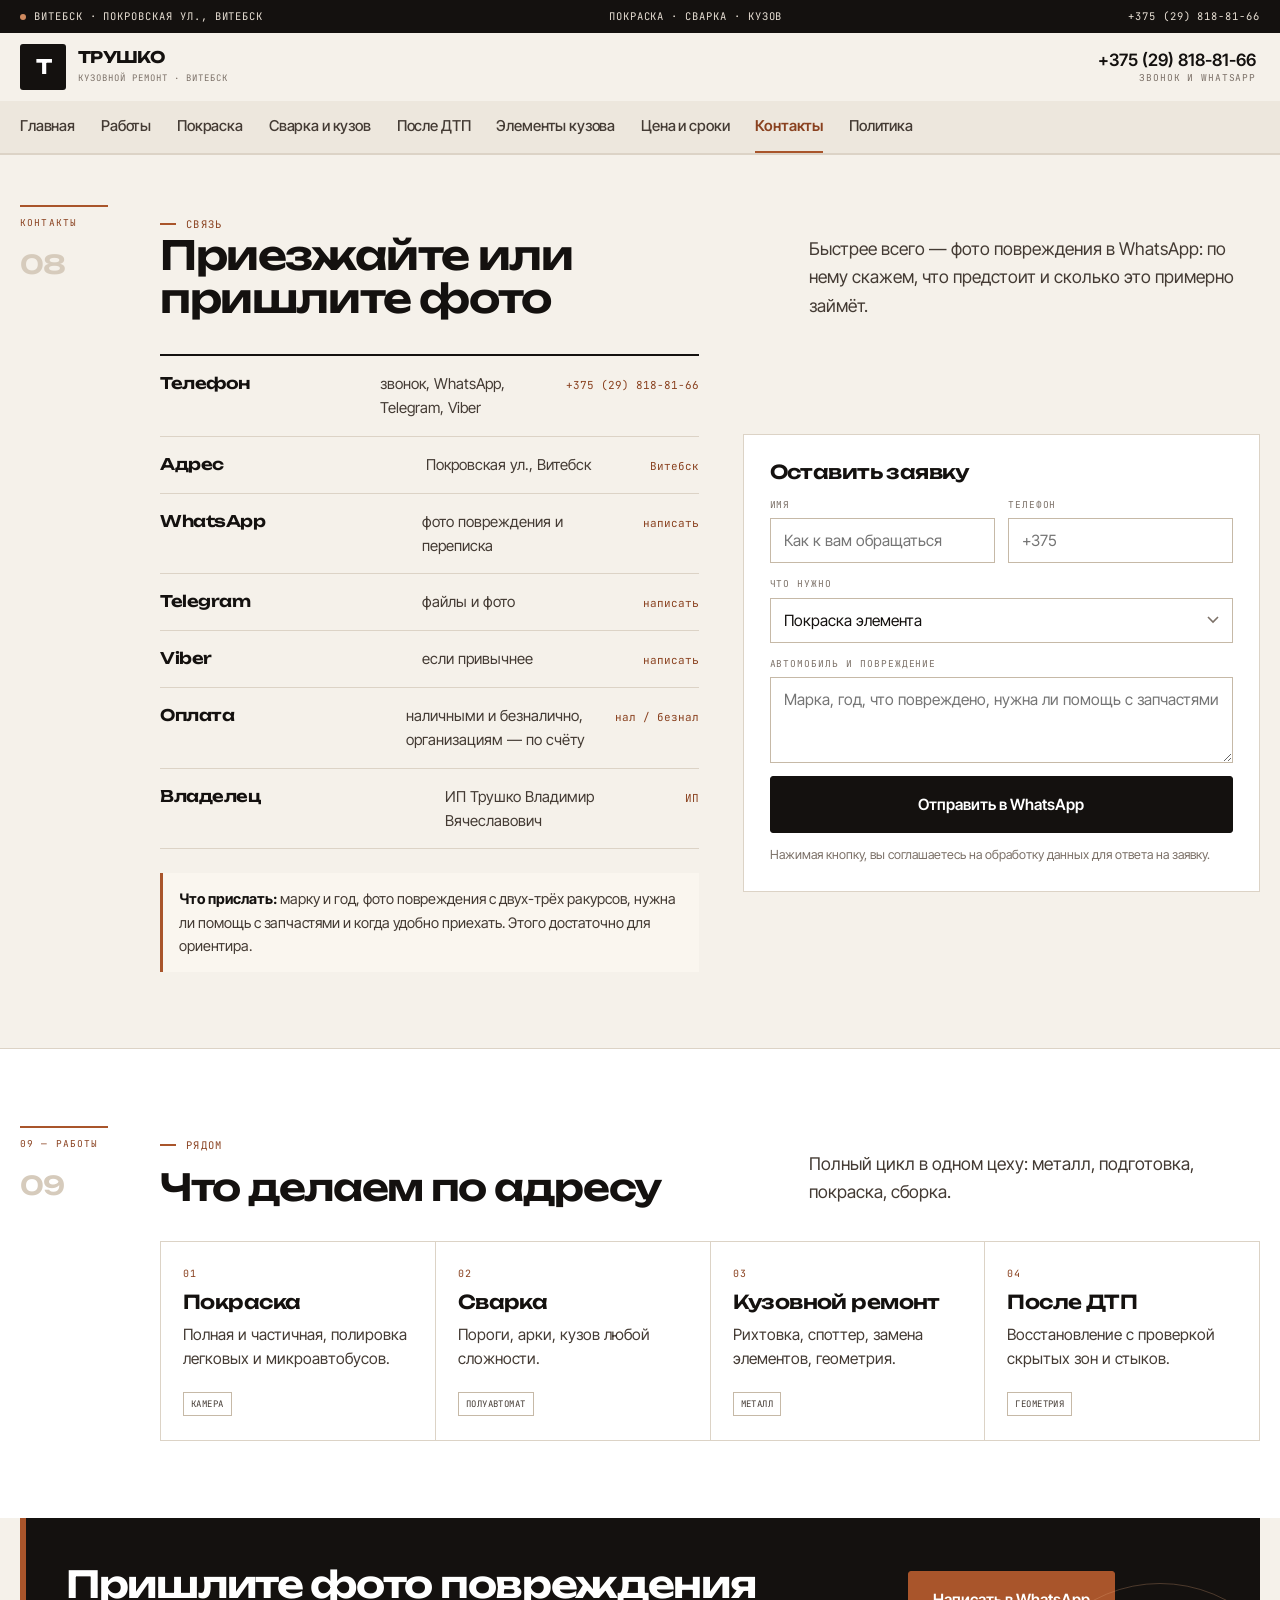
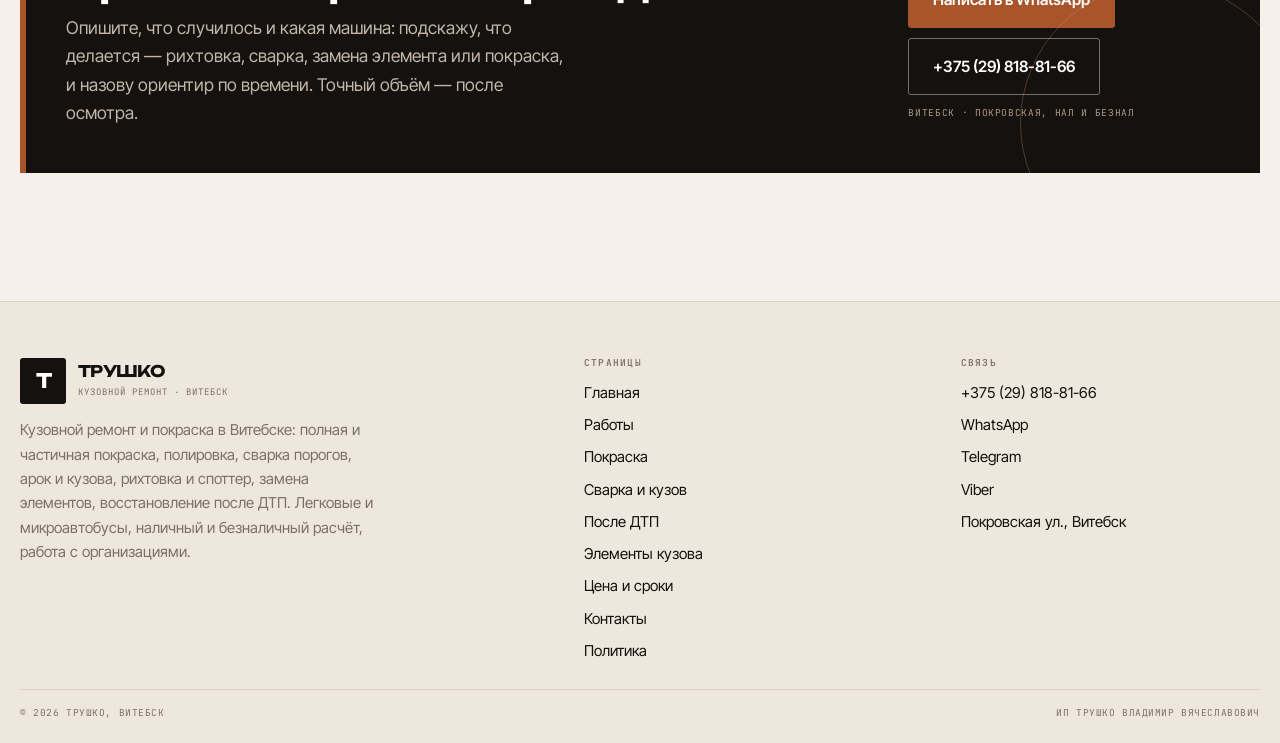
<file: kontakty.html>
<!DOCTYPE html>
<html lang="ru">
<head>
<meta charset="utf-8">
<meta name="viewport" content="width=device-width,initial-scale=1">
<title>Контакты — ТРУШКО, Покровская ул., Витебск, +375 (29) 818-81-66</title>
<meta name="description" content="Кузовной ремонт и покраска в Витебске, Покровская ул. Телефон +375 (29) 818-81-66, WhatsApp, Telegram, Viber.">
<link rel="icon" href="assets/img/favicon.svg" type="image/svg+xml">
<meta property="og:title" content="Контакты — ТРУШКО, Покровская ул., Витебск, +375 (29) 818-81-66">
<meta property="og:description" content="Кузовной ремонт и покраска в Витебске, Покровская ул. Телефон +375 (29) 818-81-66, WhatsApp, Telegram, Viber.">
<meta property="og:type" content="website">
<style>
:root{--paper:#F5F1EA;--ink:#14110F;--ink2:#443B34;--copper:#A9552B;--copper-d:#8A4220;--line:#DCD3C6;--line2:#C6B9A7;--white:#FFF;--wrap:1240px}
*,*::before,*::after{box-sizing:border-box}
body{margin:0;background:var(--paper);color:var(--ink);font-family:'Inter Tight',system-ui,sans-serif;font-size:17.5px;line-height:1.62}
img{max-width:100%;height:auto;display:block}
h1,h2,h3{font-family:'Unbounded',system-ui,sans-serif;font-weight:600;margin:0;line-height:1.1;letter-spacing:-.035em}
a{color:inherit;text-decoration:none}
.wrap{width:min(var(--wrap),calc(100% - 40px));margin-inline:auto}
@media(max-width:600px){.wrap{width:calc(100% - 28px)}}
.topbar{background:var(--ink);color:#E7DFD4}
.topbar__in{display:flex;justify-content:space-between;gap:12px;flex-wrap:wrap;padding:8px 0}
.hdr{position:sticky;top:0;z-index:60;background:rgba(245,241,234,.96);border-bottom:1px solid var(--line)}
.hdr__in{display:flex;align-items:center;gap:12px;padding:11px 0}
.logo{display:flex;align-items:center;gap:12px;margin-right:auto}
.logo__mk{width:46px;height:46px;flex:none;display:grid;place-items:center;background:var(--ink)}
.logo__mk b{font-family:'Unbounded',sans-serif;font-weight:700;font-size:20px;color:#fff;line-height:1}
.logo__t b{display:block;font-family:'Unbounded',sans-serif;font-weight:700;font-size:15px;line-height:1.15}
.logo__t span{display:block;font-size:9px;letter-spacing:.11em;text-transform:uppercase;color:#7C7168}
.burger{display:none;width:46px;height:46px;align-items:center;justify-content:center;flex-direction:column;gap:5px;background:transparent;border:1px solid var(--line2)}
.burger i{display:block;width:21px;height:1.9px;background:var(--ink)}
@media(max-width:1099px){.burger{display:flex}}
.strip{background:#EDE7DD;border-bottom:1px solid var(--line);display:none}
@media(min-width:1100px){.strip{display:block}}
.strip__in{display:flex;gap:24px;overflow-x:auto;padding:0}
.strip a{padding:13px 0;font-size:15px;border-bottom:2px solid transparent;white-space:nowrap}
.strip a[aria-current]{color:var(--copper-d);border-bottom-color:var(--copper)}
.hero{position:relative;min-height:clamp(500px,74vh,780px);display:flex;align-items:flex-end;overflow:hidden;border-bottom:1px solid var(--line)}
.hero__bg{position:absolute;inset:0;z-index:-2}
.hero__bg img{width:100%;height:100%;object-fit:cover}
.hero::before{content:"";position:absolute;inset:0;z-index:-1;background:linear-gradient(94deg,rgba(245,241,234,.99),rgba(245,241,234,.96) 34%,rgba(245,241,234,.52) 62%,rgba(245,241,234,.05))}
.hero__in{padding:clamp(24px,4vw,52px) 0 clamp(18px,3vw,34px);min-width:0}
.hero h1{font-size:clamp(27px,3.8vw,48px);max-width:19ch;margin-top:14px}
.btn{display:inline-flex;align-items:center;justify-content:center;gap:8px;padding:15px 22px;border-radius:3px;border:1px solid var(--ink);background:var(--ink);color:#fff;font-weight:600;font-size:15.5px}
.btn--ghost{background:transparent;color:var(--ink);border-color:var(--line2)}
.kick{display:inline-flex;align-items:center;gap:10px;font-size:10.5px;letter-spacing:.13em;text-transform:uppercase;color:var(--copper-d)}
.band{padding:clamp(40px,6vw,82px) 0;border-bottom:1px solid var(--line)}
.drawer{position:fixed;inset:0;z-index:120;background:rgba(20,17,15,.6);opacity:0;pointer-events:none;transition:opacity .2s}
.drawer[data-open="true"]{opacity:1;pointer-events:auto}
.drawer__inner{width:min(400px,100%);height:100%;margin-left:auto;background:#fff;padding:20px;overflow-y:auto;display:flex;flex-direction:column;gap:2px}
body.is-locked{overflow:hidden}
[hidden]{display:none !important}
.fbar{position:fixed;left:0;right:0;bottom:0;z-index:70;display:none;grid-template-columns:repeat(4,1fr);background:var(--ink)}
@media(max-width:1099px){.fbar{display:grid}body{padding-bottom:58px}}
.fbar a{display:flex;flex-direction:column;align-items:center;gap:3px;padding:9px 2px;color:#E7DFD4;font-size:9px;letter-spacing:.05em;text-transform:uppercase}
.fbar a:first-child{background:var(--copper);color:#fff}
</style>
<link rel="preconnect" href="https://fonts.googleapis.com">
<link rel="preconnect" href="https://fonts.gstatic.com" crossorigin>
<link rel="stylesheet" href="https://fonts.googleapis.com/css2?family=Unbounded:wght@500;600;700&family=Inter+Tight:wght@400;500;600&family=JetBrains+Mono:wght@400;500&display=swap">
<link rel="stylesheet" href="assets/css/site.v1.css">
</head>
<body>
<a class="skip" href="#main">К содержанию</a>
<div class="topbar"><div class="wrap topbar__in"><span><i class="dot"></i>Витебск · Покровская ул., Витебск</span><span>покраска · сварка · кузов</span><a href="tel:+375298188166">+375 (29) 818-81-66</a></div></div><header class="hdr"><div class="wrap hdr__in"><a class="logo" href="index.html"><span class="logo__mk"><b>Т</b></span><span class="logo__t"><b>ТРУШКО</b><span>кузовной ремонт · Витебск</span></span></a><div class="hdr__tel"><b><a href="tel:+375298188166">+375 (29) 818-81-66</a></b><span>звонок и WhatsApp</span></div><button class="burger" id="burger" aria-label="Меню" aria-expanded="false" aria-controls="drawer"><i></i><i></i></button></div><nav class="strip" aria-label="Страницы"><div class="wrap strip__in"><a href="index.html">Главная</a><a href="uslugi.html">Работы</a><a href="pokraska.html">Покраска</a><a href="svarka.html">Сварка и кузов</a><a href="dtp.html">После ДТП</a><a href="elementy.html">Элементы кузова</a><a href="ceny.html">Цена и сроки</a><a href="kontakty.html" aria-current="page">Контакты</a><a href="politika.html">Политика</a></div></nav></header>
<main id="main">
<section class="band" style="padding-top:clamp(26px,4vw,50px)"><div class="wrap"><div class="sect sect--side"><div class="sect__side"><span>Контакты</span><b>08</b></div><div class="sect__main"><div class="sect__head"><div><span class="kick">Связь</span><h1 style="font-size:clamp(24px,3.2vw,40px)">Приезжайте или пришлите фото</h1></div><p>Быстрее всего — фото повреждения в WhatsApp: по нему скажем, что предстоит и сколько это примерно займёт.</p></div><div class="split"><div class="split__body"><div class="facts"><div class="facts__row"><b>Телефон</b><span>звонок, WhatsApp, Telegram, Viber</span><em><a href="tel:+375298188166">+375 (29) 818-81-66</a></em></div><div class="facts__row"><b>Адрес</b><span>Покровская ул., Витебск</span><em>Витебск</em></div><div class="facts__row"><b>WhatsApp</b><span>фото повреждения и переписка</span><em><a href="https://wa.me/375298188166" target="_blank" rel="noopener">написать</a></em></div><div class="facts__row"><b>Telegram</b><span>файлы и фото</span><em><a href="https://t.me/+375298188166" target="_blank" rel="noopener">написать</a></em></div><div class="facts__row"><b>Viber</b><span>если привычнее</span><em><a href="viber://chat?number=%2B375298188166">написать</a></em></div><div class="facts__row"><b>Оплата</b><span>наличными и безналично, организациям — по счёту</span><em>нал / безнал</em></div><div class="facts__row"><b>Владелец</b><span>ИП Трушко Владимир Вячеславович</span><em>ИП</em></div></div><div class="note mt24"><b>Что прислать:</b> марку и год, фото повреждения с двух-трёх ракурсов, нужна ли помощь с запчастями и когда удобно приехать. Этого достаточно для ориентира.</div></div><div class="split__media" style="border:0;background:transparent"><form class="form" id="reqForm" novalidate><h3>Оставить заявку</h3><div class="form__row"><div class="field"><label for="fName">Имя</label><input id="fName" name="name" type="text" placeholder="Как к вам обращаться" required></div><div class="field"><label for="fTel">Телефон</label><input id="fTel" name="tel" type="tel" placeholder="+375" required></div></div><div class="field"><label for="fWhat">Что нужно</label><select id="fWhat" name="what"><option>Покраска элемента</option><option>Полная покраска</option><option>Полировка</option><option>Сварка порогов или арок</option><option>Кузовной ремонт</option><option>Замена элемента кузова</option><option>Восстановление после ДТП</option><option>Микроавтобус</option><option>Работа с организацией</option></select></div><div class="field"><label for="fMsg">Автомобиль и повреждение</label><textarea id="fMsg" name="msg" placeholder="Марка, год, что повреждено, нужна ли помощь с запчастями"></textarea></div><button class="btn" type="submit">Отправить в WhatsApp</button><small>Нажимая кнопку, вы соглашаетесь на обработку данных для ответа на заявку.</small></form></div></div></div></div></div></section><section class="band band--white"><div class="wrap"><div class="sect sect--side"><div class="sect__side"><span>09 — работы</span><b>09</b></div><div class="sect__main"><div class="sect__head"><div><span class="kick">Рядом</span><h2>Что делаем по адресу</h2></div><p>Полный цикл в одном цеху: металл, подготовка, покраска, сборка.</p></div><div class="cards"><article class="card"><span class="card__n">01</span><h3>Покраска</h3><p>Полная и частичная, полировка легковых и микроавтобусов.</p><div class="card__tags"><span class="tag">камера</span></div></article><article class="card"><span class="card__n">02</span><h3>Сварка</h3><p>Пороги, арки, кузов любой сложности.</p><div class="card__tags"><span class="tag">полуавтомат</span></div></article><article class="card"><span class="card__n">03</span><h3>Кузовной ремонт</h3><p>Рихтовка, споттер, замена элементов, геометрия.</p><div class="card__tags"><span class="tag">металл</span></div></article><article class="card"><span class="card__n">04</span><h3>После ДТП</h3><p>Восстановление с проверкой скрытых зон и стыков.</p><div class="card__tags"><span class="tag">геометрия</span></div></article></div></div></div></div></section></main>
<section class="band" style="border-bottom:0;padding-top:0"><div class="wrap"><div class="cta"><div><h2>Пришлите фото повреждения</h2><p>Опишите, что случилось и какая машина: подскажу, что делается — рихтовка, сварка, замена элемента или покраска, и назову ориентир по времени. Точный объём — после осмотра.</p></div><div class="cta__act"><a class="btn" href="https://wa.me/375298188166" target="_blank" rel="noopener">Написать в WhatsApp</a><a class="btn btn--ghost" href="tel:+375298188166">+375 (29) 818-81-66</a><small>Витебск · Покровская, нал и безнал</small></div></div></div></section>
<footer class="foot"><div class="wrap"><div class="foot__grid"><div><a class="logo" href="index.html"><span class="logo__mk"><b>Т</b></span><span class="logo__t"><b>ТРУШКО</b><span>кузовной ремонт · Витебск</span></span></a><p style="margin-top:14px;color:#7C7168;font-size:15px;max-width:40ch">Кузовной ремонт и покраска в Витебске: полная и частичная покраска, полировка, сварка порогов, арок и кузова, рихтовка и споттер, замена элементов, восстановление после ДТП. Легковые и микроавтобусы, наличный и безналичный расчёт, работа с организациями.</p></div><div><h4>Страницы</h4><ul><li><a href="index.html">Главная</a></li><li><a href="uslugi.html">Работы</a></li><li><a href="pokraska.html">Покраска</a></li><li><a href="svarka.html">Сварка и кузов</a></li><li><a href="dtp.html">После ДТП</a></li><li><a href="elementy.html">Элементы кузова</a></li><li><a href="ceny.html">Цена и сроки</a></li><li><a href="kontakty.html">Контакты</a></li><li><a href="politika.html">Политика</a></li></ul></div><div><h4>Связь</h4><ul><li><a href="tel:+375298188166">+375 (29) 818-81-66</a></li><li><a href="https://wa.me/375298188166" target="_blank" rel="noopener">WhatsApp</a></li><li><a href="https://t.me/+375298188166" target="_blank" rel="noopener">Telegram</a></li><li><a href="viber://chat?number=%2B375298188166">Viber</a></li><li>Покровская ул., Витебск</li></ul></div></div><div class="foot__bottom"><span>© 2026 ТРУШКО, Витебск</span><span>ИП Трушко Владимир Вячеславович</span></div></div></footer>
<div class="fbar" aria-label="Быстрая связь"><a href="tel:+375298188166"><svg viewBox="0 0 24 24"><path d="M6.6 3.5l3 3-2 2.4a12 12 0 005.5 5.5l2.4-2 3 3-2 2.6c-1.2 1.4-3 1.7-4.6 1A16.5 16.5 0 013.4 8.1c-.7-1.6-.4-3.4 1-4.6z"/></svg>Позвонить</a><a href="https://wa.me/375298188166" target="_blank" rel="noopener"><svg viewBox="0 0 24 24"><path d="M3 21l1.7-5A8.6 8.6 0 013.4 11a8.6 8.6 0 118.6 8.6 8.9 8.9 0 01-4.4-1.2z"/><path d="M8.6 8.2c.3-.6.5-.6.9-.6h.7c.2 0 .5 0 .7.5l.8 1.9c.1.3 0 .5-.1.7l-.5.6c-.2.2-.2.4-.1.6a6 6 0 002.8 2.4c.3.1.5.1.7-.1l.7-.8c.2-.2.4-.2.6-.1l1.8.9c.3.1.4.3.4.5v.6c0 .7-.5 1.4-1.2 1.6-.6.2-1.4.3-2.3 0a10 10 0 01-3.6-2.2 9.4 9.4 0 01-1.9-3c-.2-.8-.1-1.6.1-2.1z"/></svg>WhatsApp</a><a href="https://t.me/+375298188166" target="_blank" rel="noopener"><svg viewBox="0 0 24 24"><path d="M21 4L3 11l5 1.8L10 19l3-3.4 4.6 3z"/><path d="M8 12.8L18 6l-7 8.6"/></svg>Telegram</a><a href="viber://chat?number=%2B375298188166"><svg viewBox="0 0 24 24"><path d="M12 3c5 0 8 3.2 8 7.6 0 4.5-3.2 7.4-8 7.4-.7 0-1.4 0-2-.2L6 21l.8-3.4A7.3 7.3 0 014 10.6C4 6.2 7 3 12 3z"/><path d="M9 8.5c1.2 3 2.4 4.2 5 5"/></svg>Viber</a></div>
<div class="drawer" id="drawer" data-open="false" role="dialog" aria-modal="true" aria-label="Меню"><div class="drawer__inner"><div class="drawer__top"><span class="mono">Меню</span><button class="drawer__x" id="drawerClose" aria-label="Закрыть меню">×</button></div><a class="dl" href="index.html">Главная<span>01</span></a><a class="dl" href="uslugi.html">Работы<span>02</span></a><a class="dl" href="pokraska.html">Покраска<span>03</span></a><a class="dl" href="svarka.html">Сварка и кузов<span>04</span></a><a class="dl" href="dtp.html">После ДТП<span>05</span></a><a class="dl" href="elementy.html">Элементы кузова<span>06</span></a><a class="dl" href="ceny.html">Цена и сроки<span>07</span></a><a class="dl" href="kontakty.html">Контакты<span>08</span></a><a class="dl" href="politika.html">Политика<span>09</span></a><div class="drawer__foot"><a class="btn" href="https://wa.me/375298188166" target="_blank" rel="noopener">WhatsApp</a><a class="btn btn--ghost" href="tel:+375298188166">+375 (29) 818-81-66</a></div></div></div>
<script src="assets/js/main.v1.js" defer></script>
</body>
</html>
</file>
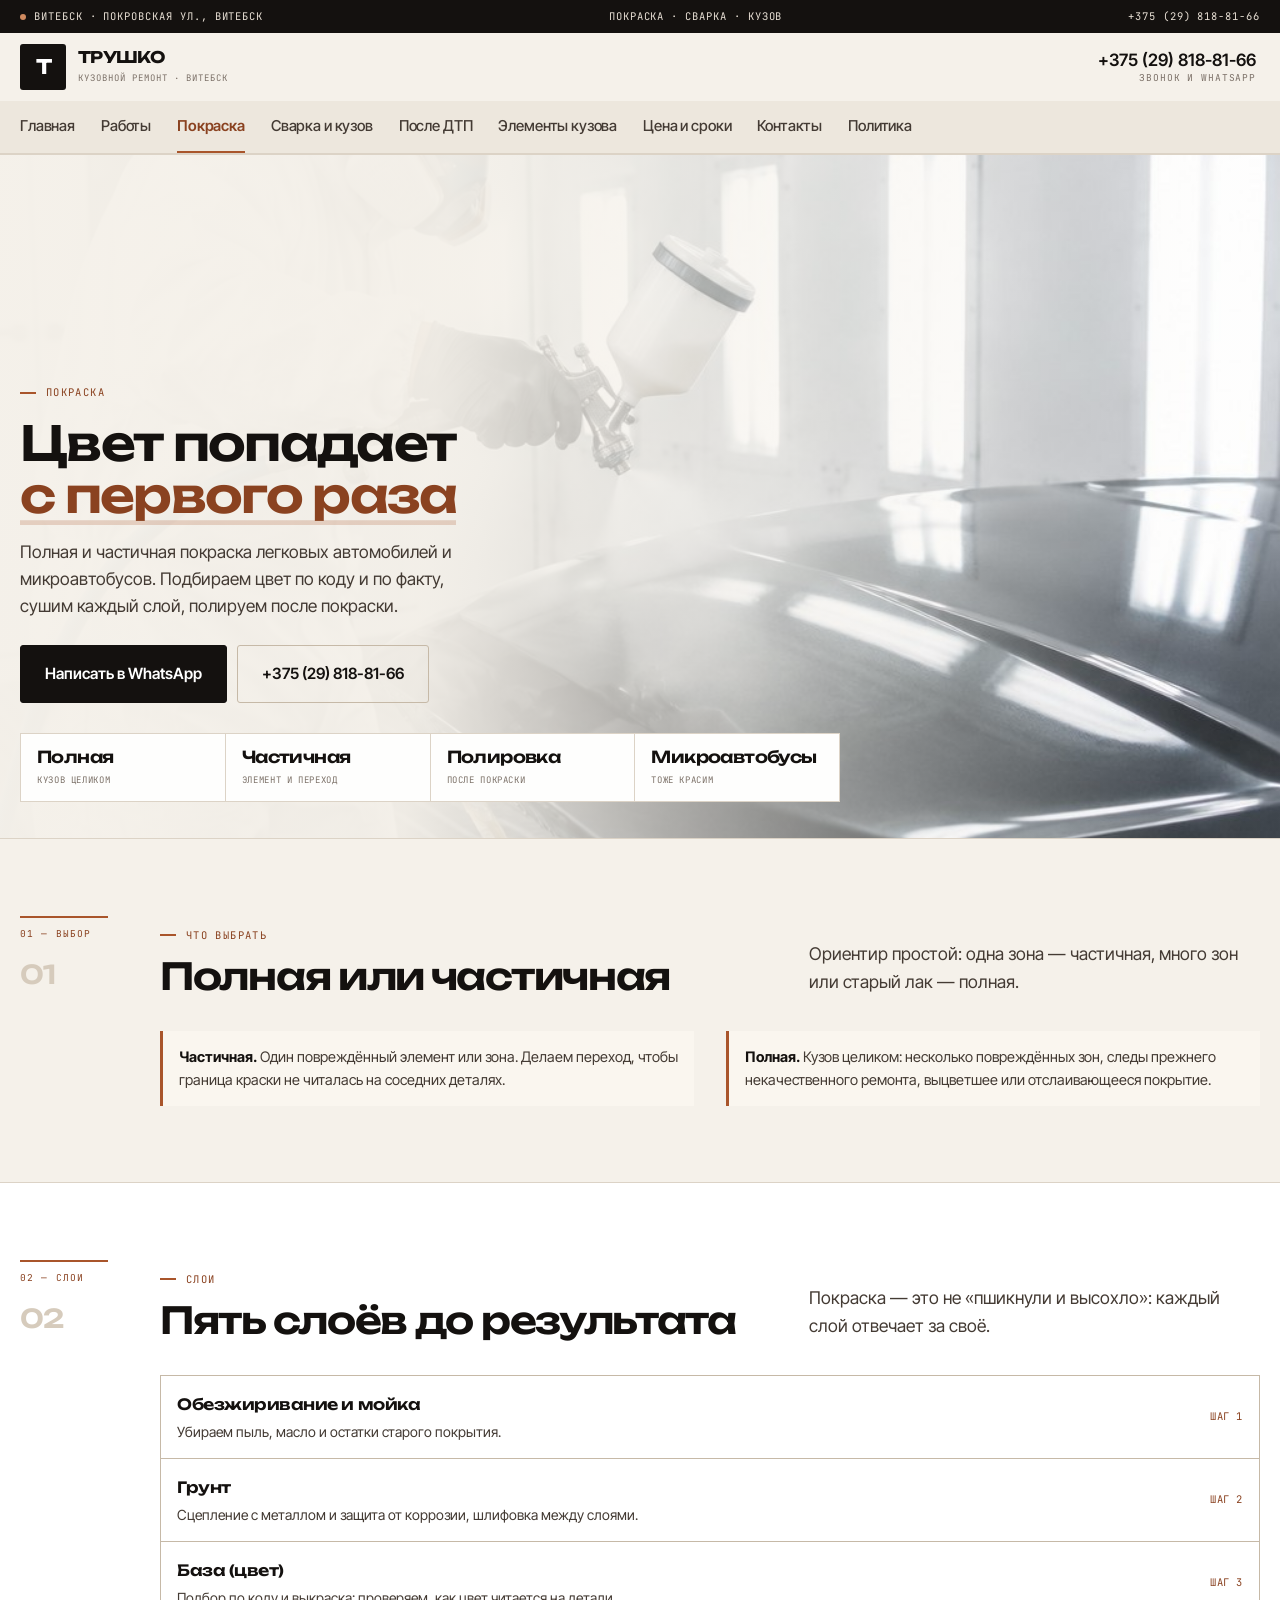
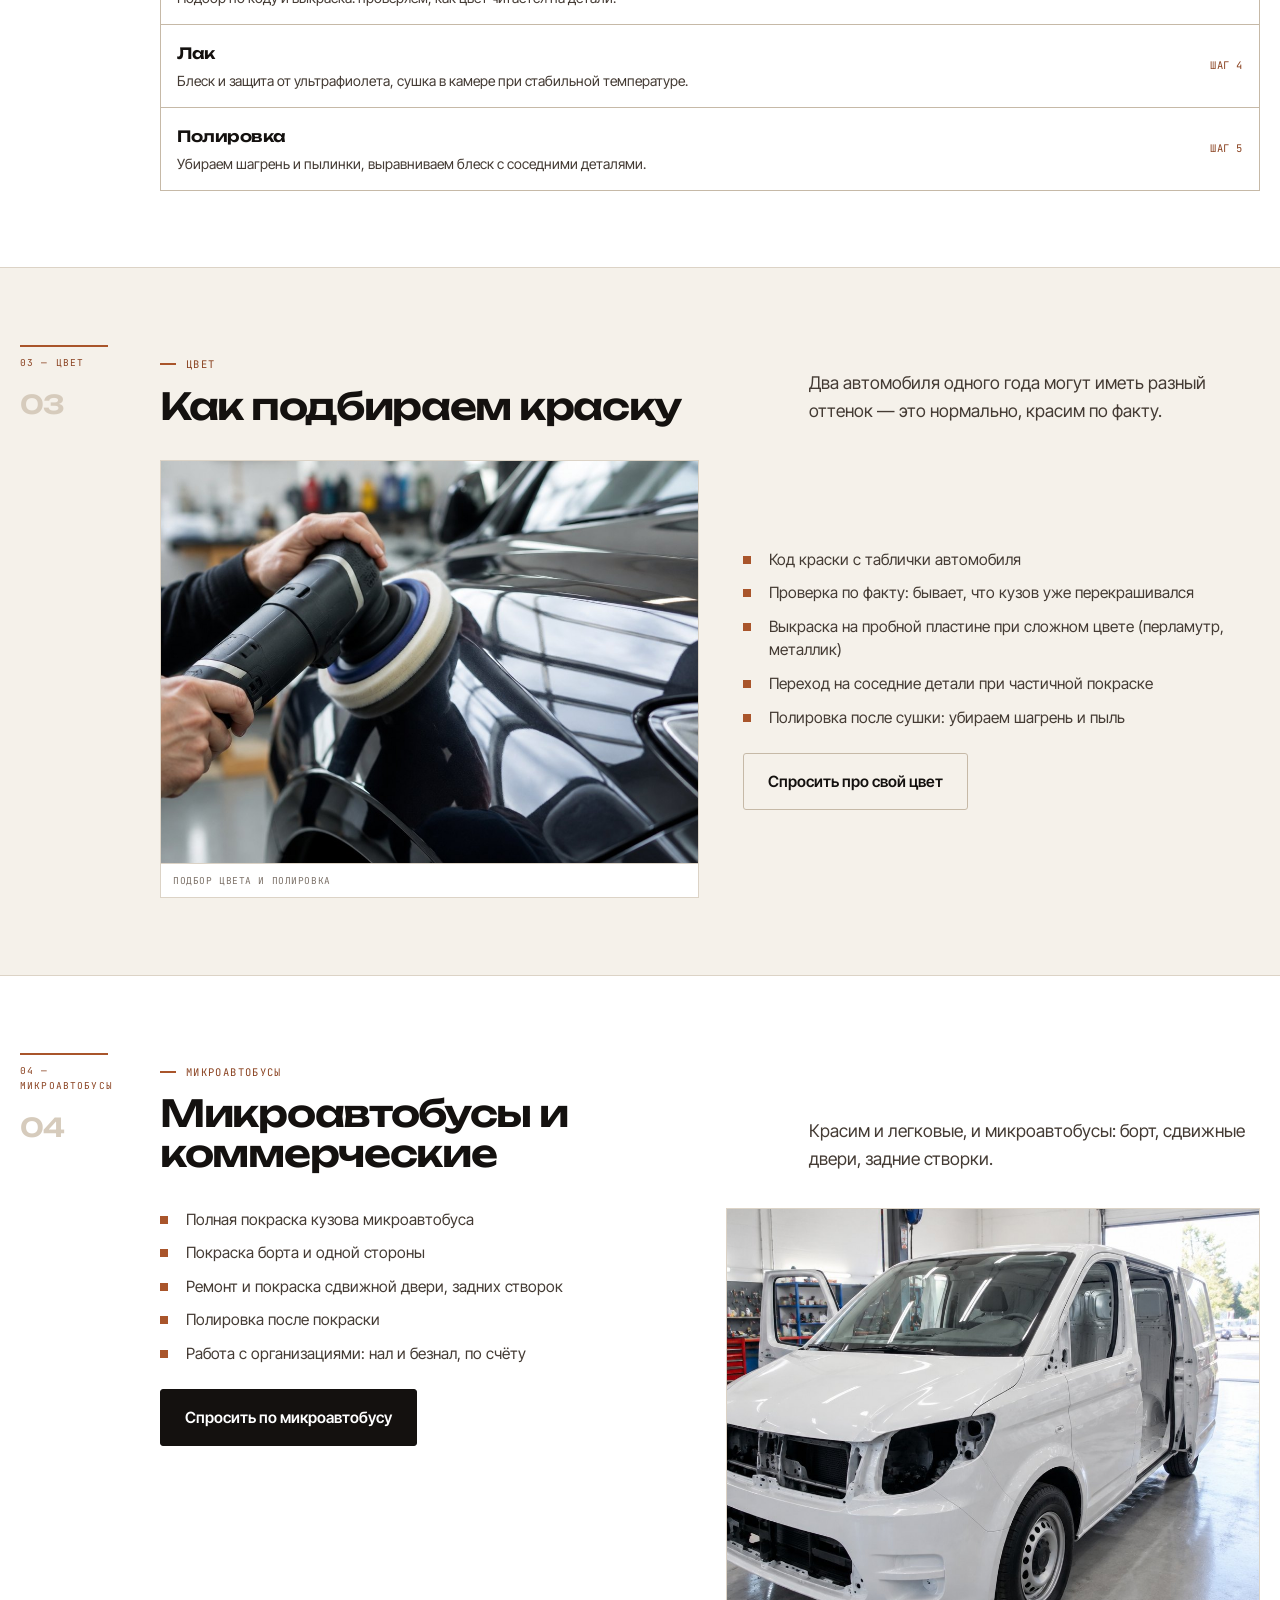
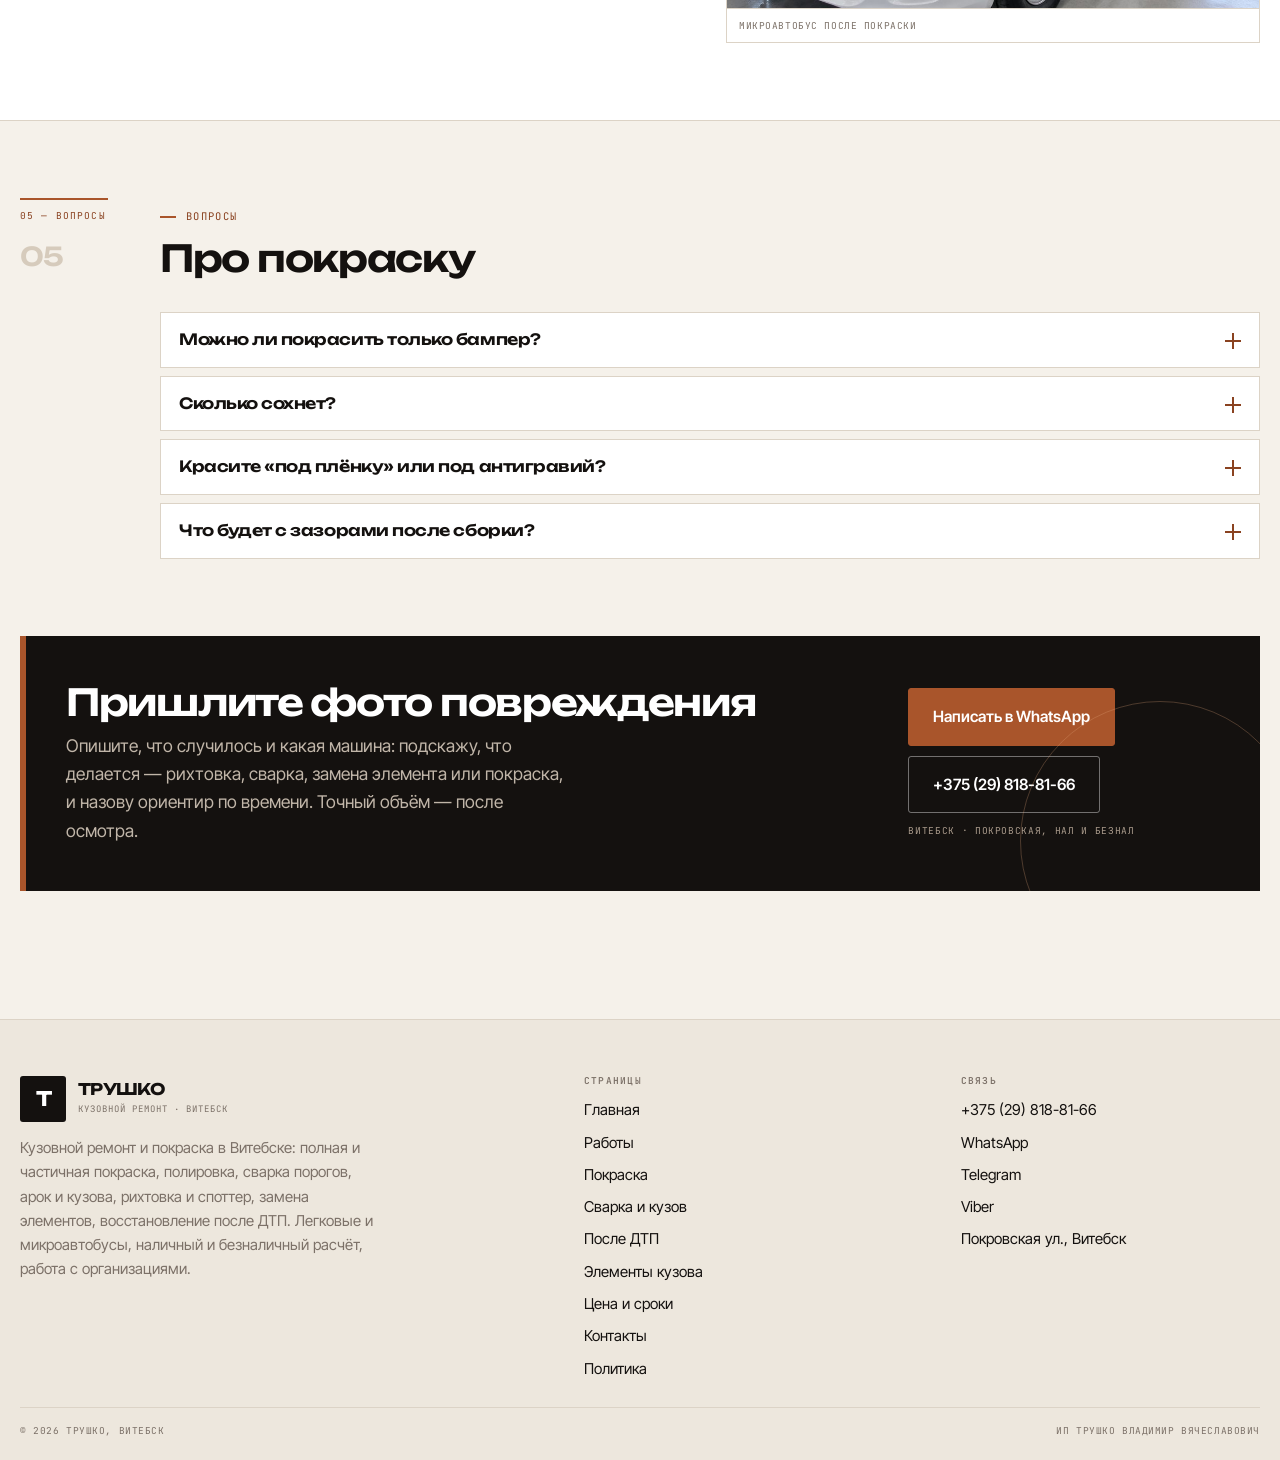
<file: pokraska.html>
<!DOCTYPE html>
<html lang="ru">
<head>
<meta charset="utf-8">
<meta name="viewport" content="width=device-width,initial-scale=1">
<title>Покраска авто в Витебске: полная, частичная, полировка — ТРУШКО</title>
<meta name="description" content="Полная и частичная покраска легковых авто и микроавтобусов в Витебске: подбор цвета, грунт, база, лак, полировка. Покраска элементов и кузова целиком.">
<link rel="icon" href="assets/img/favicon.svg" type="image/svg+xml">
<meta property="og:title" content="Покраска авто в Витебске: полная, частичная, полировка — ТРУШКО">
<meta property="og:description" content="Полная и частичная покраска легковых авто и микроавтобусов в Витебске: подбор цвета, грунт, база, лак, полировка. Покраска элементов и кузова целиком.">
<meta property="og:type" content="website">
<style>
:root{--paper:#F5F1EA;--ink:#14110F;--ink2:#443B34;--copper:#A9552B;--copper-d:#8A4220;--line:#DCD3C6;--line2:#C6B9A7;--white:#FFF;--wrap:1240px}
*,*::before,*::after{box-sizing:border-box}
body{margin:0;background:var(--paper);color:var(--ink);font-family:'Inter Tight',system-ui,sans-serif;font-size:17.5px;line-height:1.62}
img{max-width:100%;height:auto;display:block}
h1,h2,h3{font-family:'Unbounded',system-ui,sans-serif;font-weight:600;margin:0;line-height:1.1;letter-spacing:-.035em}
a{color:inherit;text-decoration:none}
.wrap{width:min(var(--wrap),calc(100% - 40px));margin-inline:auto}
@media(max-width:600px){.wrap{width:calc(100% - 28px)}}
.topbar{background:var(--ink);color:#E7DFD4}
.topbar__in{display:flex;justify-content:space-between;gap:12px;flex-wrap:wrap;padding:8px 0}
.hdr{position:sticky;top:0;z-index:60;background:rgba(245,241,234,.96);border-bottom:1px solid var(--line)}
.hdr__in{display:flex;align-items:center;gap:12px;padding:11px 0}
.logo{display:flex;align-items:center;gap:12px;margin-right:auto}
.logo__mk{width:46px;height:46px;flex:none;display:grid;place-items:center;background:var(--ink)}
.logo__mk b{font-family:'Unbounded',sans-serif;font-weight:700;font-size:20px;color:#fff;line-height:1}
.logo__t b{display:block;font-family:'Unbounded',sans-serif;font-weight:700;font-size:15px;line-height:1.15}
.logo__t span{display:block;font-size:9px;letter-spacing:.11em;text-transform:uppercase;color:#7C7168}
.burger{display:none;width:46px;height:46px;align-items:center;justify-content:center;flex-direction:column;gap:5px;background:transparent;border:1px solid var(--line2)}
.burger i{display:block;width:21px;height:1.9px;background:var(--ink)}
@media(max-width:1099px){.burger{display:flex}}
.strip{background:#EDE7DD;border-bottom:1px solid var(--line);display:none}
@media(min-width:1100px){.strip{display:block}}
.strip__in{display:flex;gap:24px;overflow-x:auto;padding:0}
.strip a{padding:13px 0;font-size:15px;border-bottom:2px solid transparent;white-space:nowrap}
.strip a[aria-current]{color:var(--copper-d);border-bottom-color:var(--copper)}
.hero{position:relative;min-height:clamp(500px,74vh,780px);display:flex;align-items:flex-end;overflow:hidden;border-bottom:1px solid var(--line)}
.hero__bg{position:absolute;inset:0;z-index:-2}
.hero__bg img{width:100%;height:100%;object-fit:cover}
.hero::before{content:"";position:absolute;inset:0;z-index:-1;background:linear-gradient(94deg,rgba(245,241,234,.99),rgba(245,241,234,.96) 34%,rgba(245,241,234,.52) 62%,rgba(245,241,234,.05))}
.hero__in{padding:clamp(24px,4vw,52px) 0 clamp(18px,3vw,34px);min-width:0}
.hero h1{font-size:clamp(27px,3.8vw,48px);max-width:19ch;margin-top:14px}
.btn{display:inline-flex;align-items:center;justify-content:center;gap:8px;padding:15px 22px;border-radius:3px;border:1px solid var(--ink);background:var(--ink);color:#fff;font-weight:600;font-size:15.5px}
.btn--ghost{background:transparent;color:var(--ink);border-color:var(--line2)}
.kick{display:inline-flex;align-items:center;gap:10px;font-size:10.5px;letter-spacing:.13em;text-transform:uppercase;color:var(--copper-d)}
.band{padding:clamp(40px,6vw,82px) 0;border-bottom:1px solid var(--line)}
.drawer{position:fixed;inset:0;z-index:120;background:rgba(20,17,15,.6);opacity:0;pointer-events:none;transition:opacity .2s}
.drawer[data-open="true"]{opacity:1;pointer-events:auto}
.drawer__inner{width:min(400px,100%);height:100%;margin-left:auto;background:#fff;padding:20px;overflow-y:auto;display:flex;flex-direction:column;gap:2px}
body.is-locked{overflow:hidden}
[hidden]{display:none !important}
.fbar{position:fixed;left:0;right:0;bottom:0;z-index:70;display:none;grid-template-columns:repeat(4,1fr);background:var(--ink)}
@media(max-width:1099px){.fbar{display:grid}body{padding-bottom:58px}}
.fbar a{display:flex;flex-direction:column;align-items:center;gap:3px;padding:9px 2px;color:#E7DFD4;font-size:9px;letter-spacing:.05em;text-transform:uppercase}
.fbar a:first-child{background:var(--copper);color:#fff}
</style>
<link rel="preconnect" href="https://fonts.googleapis.com">
<link rel="preconnect" href="https://fonts.gstatic.com" crossorigin>
<link rel="stylesheet" href="https://fonts.googleapis.com/css2?family=Unbounded:wght@500;600;700&family=Inter+Tight:wght@400;500;600&family=JetBrains+Mono:wght@400;500&display=swap">
<link rel="stylesheet" href="assets/css/site.v1.css">
</head>
<body>
<a class="skip" href="#main">К содержанию</a>
<div class="topbar"><div class="wrap topbar__in"><span><i class="dot"></i>Витебск · Покровская ул., Витебск</span><span>покраска · сварка · кузов</span><a href="tel:+375298188166">+375 (29) 818-81-66</a></div></div><header class="hdr"><div class="wrap hdr__in"><a class="logo" href="index.html"><span class="logo__mk"><b>Т</b></span><span class="logo__t"><b>ТРУШКО</b><span>кузовной ремонт · Витебск</span></span></a><div class="hdr__tel"><b><a href="tel:+375298188166">+375 (29) 818-81-66</a></b><span>звонок и WhatsApp</span></div><button class="burger" id="burger" aria-label="Меню" aria-expanded="false" aria-controls="drawer"><i></i><i></i></button></div><nav class="strip" aria-label="Страницы"><div class="wrap strip__in"><a href="index.html">Главная</a><a href="uslugi.html">Работы</a><a href="pokraska.html" aria-current="page">Покраска</a><a href="svarka.html">Сварка и кузов</a><a href="dtp.html">После ДТП</a><a href="elementy.html">Элементы кузова</a><a href="ceny.html">Цена и сроки</a><a href="kontakty.html">Контакты</a><a href="politika.html">Политика</a></div></nav></header>
<main id="main">
<section class="hero"><div class="hero__bg"><img src="assets/img/hero.jpg" alt="Покраска кузовной детали в камере" fetchpriority="high"></div><div class="wrap hero__in"><span class="kick">Покраска</span><h1>Цвет попадает <em>с первого раза</em></h1><p class="lead">Полная и частичная покраска легковых автомобилей и микроавтобусов. Подбираем цвет по коду и по факту, сушим каждый слой, полируем после покраски.</p><div class="hero__cta"><a class="btn" href="https://wa.me/375298188166" target="_blank" rel="noopener">Написать в WhatsApp</a><a class="btn btn--ghost" href="tel:+375298188166">+375 (29) 818-81-66</a></div><div class="figs"><div><b>Полная</b><span>кузов целиком</span></div><div><b>Частичная</b><span>элемент и переход</span></div><div><b>Полировка</b><span>после покраски</span></div><div><b>Микроавтобусы</b><span>тоже красим</span></div></div></div></section><section class="band "><div class="wrap"><div class="sect sect--side"><div class="sect__side"><span>01 — выбор</span><b>01</b></div><div class="sect__main"><div class="sect__head"><div><span class="kick">Что выбрать</span><h2>Полная или частичная</h2></div><p>Ориентир простой: одна зона — частичная, много зон или старый лак — полная.</p></div><div class="split2"><div class="note"><b>Частичная.</b> Один повреждённый элемент или зона. Делаем переход, чтобы граница краски не читалась на соседних деталях.</div><div class="note"><b>Полная.</b> Кузов целиком: несколько повреждённых зон, следы прежнего некачественного ремонта, выцветшее или отслаивающееся покрытие.</div></div></div></div></div></section><section class="band band--white"><div class="wrap"><div class="sect sect--side"><div class="sect__side"><span>02 — слои</span><b>02</b></div><div class="sect__main"><div class="sect__head"><div><span class="kick">Слои</span><h2>Пять слоёв до результата</h2></div><p>Покраска — это не «пшикнули и высохло»: каждый слой отвечает за своё.</p></div><div class="layers"><div class="layer"><div><b>Обезжиривание и мойка</b><span>Убираем пыль, масло и остатки старого покрытия.</span></div><em>шаг 1</em></div><div class="layer"><div><b>Грунт</b><span>Сцепление с металлом и защита от коррозии, шлифовка между слоями.</span></div><em>шаг 2</em></div><div class="layer"><div><b>База (цвет)</b><span>Подбор по коду и выкраска: проверяем, как цвет читается на детали.</span></div><em>шаг 3</em></div><div class="layer"><div><b>Лак</b><span>Блеск и защита от ультрафиолета, сушка в камере при стабильной температуре.</span></div><em>шаг 4</em></div><div class="layer"><div><b>Полировка</b><span>Убираем шагрень и пылинки, выравниваем блеск с соседними деталями.</span></div><em>шаг 5</em></div></div></div></div></div></section><section class="band "><div class="wrap"><div class="sect sect--side"><div class="sect__side"><span>03 — цвет</span><b>03</b></div><div class="sect__main"><div class="sect__head"><div><span class="kick">Цвет</span><h2>Как подбираем краску</h2></div><p>Два автомобиля одного года могут иметь разный оттенок — это нормально, красим по факту.</p></div><div class="split split--rev"><div class="split__body"><ul class="list"><li>Код краски с таблички автомобиля</li><li>Проверка по факту: бывает, что кузов уже перекрашивался</li><li>Выкраска на пробной пластине при сложном цвете (перламутр, металлик)</li><li>Переход на соседние детали при частичной покраске</li><li>Полировка после сушки: убираем шагрень и пыль</li></ul><div class="mt24"><a class="btn btn--ghost" href="https://wa.me/375298188166" target="_blank" rel="noopener">Спросить про свой цвет</a></div></div><div class="split__media"><img src="assets/img/polish.jpg" alt="Полировка кузова после покраски" loading="lazy"><div class="split__cap">Подбор цвета и полировка</div></div></div></div></div></div></section><section class="band band--white"><div class="wrap"><div class="sect sect--side"><div class="sect__side"><span>04 — микроавтобусы</span><b>04</b></div><div class="sect__main"><div class="sect__head"><div><span class="kick">Микроавтобусы</span><h2>Микроавтобусы и коммерческие</h2></div><p>Красим и легковые, и микроавтобусы: борт, сдвижные двери, задние створки.</p></div><div class="split2"><div><ul class="list"><li>Полная покраска кузова микроавтобуса</li><li>Покраска борта и одной стороны</li><li>Ремонт и покраска сдвижной двери, задних створок</li><li>Полировка после покраски</li><li>Работа с организациями: нал и безнал, по счёту</li></ul><div class="mt24"><a class="btn" href="https://wa.me/375298188166" target="_blank" rel="noopener">Спросить по микроавтобусу</a></div></div><div class="split__media"><img src="assets/img/van.jpg" alt="Микроавтобус после покраски" loading="lazy"><div class="split__cap">Микроавтобус после покраски</div></div></div></div></div></div></section><section class="band "><div class="wrap"><div class="sect sect--side"><div class="sect__side"><span>05 — вопросы</span><b>05</b></div><div class="sect__main"><div class="sect__head"><div><span class="kick">Вопросы</span><h2>Про покраску</h2></div><p></p></div><div class="faq"><div class="faq__i" data-open="false"><button class="faq__q" type="button">Можно ли покрасить только бампер?<i></i></button><div class="faq__a"><p>Да, это обычная частичная работа: подготовка, цвет по коду, покраска, при необходимости переход на крылья.</p></div></div><div class="faq__i" data-open="false"><button class="faq__q" type="button">Сколько сохнет?<i></i></button><div class="faq__a"><p>Лак полимеризуется в камере, но полную сборку и выдачу планируем с запасом: обычно элемент — 2–4 дня.</p></div></div><div class="faq__i" data-open="false"><button class="faq__q" type="button">Красите «под плёнку» или под антигравий?<i></i></button><div class="faq__a"><p>Да, обсуждаем отдельно: важны толщина покрытия и совместимость материалов.</p></div></div><div class="faq__i" data-open="false"><button class="faq__q" type="button">Что будет с зазорами после сборки?<i></i></button><div class="faq__a"><p>Регулируем при установке: перекос после снятия элемента — обычное дело, если не отрегулировать.</p></div></div></div></div></div></div></section></main>
<section class="band" style="border-bottom:0;padding-top:0"><div class="wrap"><div class="cta"><div><h2>Пришлите фото повреждения</h2><p>Опишите, что случилось и какая машина: подскажу, что делается — рихтовка, сварка, замена элемента или покраска, и назову ориентир по времени. Точный объём — после осмотра.</p></div><div class="cta__act"><a class="btn" href="https://wa.me/375298188166" target="_blank" rel="noopener">Написать в WhatsApp</a><a class="btn btn--ghost" href="tel:+375298188166">+375 (29) 818-81-66</a><small>Витебск · Покровская, нал и безнал</small></div></div></div></section>
<footer class="foot"><div class="wrap"><div class="foot__grid"><div><a class="logo" href="index.html"><span class="logo__mk"><b>Т</b></span><span class="logo__t"><b>ТРУШКО</b><span>кузовной ремонт · Витебск</span></span></a><p style="margin-top:14px;color:#7C7168;font-size:15px;max-width:40ch">Кузовной ремонт и покраска в Витебске: полная и частичная покраска, полировка, сварка порогов, арок и кузова, рихтовка и споттер, замена элементов, восстановление после ДТП. Легковые и микроавтобусы, наличный и безналичный расчёт, работа с организациями.</p></div><div><h4>Страницы</h4><ul><li><a href="index.html">Главная</a></li><li><a href="uslugi.html">Работы</a></li><li><a href="pokraska.html">Покраска</a></li><li><a href="svarka.html">Сварка и кузов</a></li><li><a href="dtp.html">После ДТП</a></li><li><a href="elementy.html">Элементы кузова</a></li><li><a href="ceny.html">Цена и сроки</a></li><li><a href="kontakty.html">Контакты</a></li><li><a href="politika.html">Политика</a></li></ul></div><div><h4>Связь</h4><ul><li><a href="tel:+375298188166">+375 (29) 818-81-66</a></li><li><a href="https://wa.me/375298188166" target="_blank" rel="noopener">WhatsApp</a></li><li><a href="https://t.me/+375298188166" target="_blank" rel="noopener">Telegram</a></li><li><a href="viber://chat?number=%2B375298188166">Viber</a></li><li>Покровская ул., Витебск</li></ul></div></div><div class="foot__bottom"><span>© 2026 ТРУШКО, Витебск</span><span>ИП Трушко Владимир Вячеславович</span></div></div></footer>
<div class="fbar" aria-label="Быстрая связь"><a href="tel:+375298188166"><svg viewBox="0 0 24 24"><path d="M6.6 3.5l3 3-2 2.4a12 12 0 005.5 5.5l2.4-2 3 3-2 2.6c-1.2 1.4-3 1.7-4.6 1A16.5 16.5 0 013.4 8.1c-.7-1.6-.4-3.4 1-4.6z"/></svg>Позвонить</a><a href="https://wa.me/375298188166" target="_blank" rel="noopener"><svg viewBox="0 0 24 24"><path d="M3 21l1.7-5A8.6 8.6 0 013.4 11a8.6 8.6 0 118.6 8.6 8.9 8.9 0 01-4.4-1.2z"/><path d="M8.6 8.2c.3-.6.5-.6.9-.6h.7c.2 0 .5 0 .7.5l.8 1.9c.1.3 0 .5-.1.7l-.5.6c-.2.2-.2.4-.1.6a6 6 0 002.8 2.4c.3.1.5.1.7-.1l.7-.8c.2-.2.4-.2.6-.1l1.8.9c.3.1.4.3.4.5v.6c0 .7-.5 1.4-1.2 1.6-.6.2-1.4.3-2.3 0a10 10 0 01-3.6-2.2 9.4 9.4 0 01-1.9-3c-.2-.8-.1-1.6.1-2.1z"/></svg>WhatsApp</a><a href="https://t.me/+375298188166" target="_blank" rel="noopener"><svg viewBox="0 0 24 24"><path d="M21 4L3 11l5 1.8L10 19l3-3.4 4.6 3z"/><path d="M8 12.8L18 6l-7 8.6"/></svg>Telegram</a><a href="viber://chat?number=%2B375298188166"><svg viewBox="0 0 24 24"><path d="M12 3c5 0 8 3.2 8 7.6 0 4.5-3.2 7.4-8 7.4-.7 0-1.4 0-2-.2L6 21l.8-3.4A7.3 7.3 0 014 10.6C4 6.2 7 3 12 3z"/><path d="M9 8.5c1.2 3 2.4 4.2 5 5"/></svg>Viber</a></div>
<div class="drawer" id="drawer" data-open="false" role="dialog" aria-modal="true" aria-label="Меню"><div class="drawer__inner"><div class="drawer__top"><span class="mono">Меню</span><button class="drawer__x" id="drawerClose" aria-label="Закрыть меню">×</button></div><a class="dl" href="index.html">Главная<span>01</span></a><a class="dl" href="uslugi.html">Работы<span>02</span></a><a class="dl" href="pokraska.html">Покраска<span>03</span></a><a class="dl" href="svarka.html">Сварка и кузов<span>04</span></a><a class="dl" href="dtp.html">После ДТП<span>05</span></a><a class="dl" href="elementy.html">Элементы кузова<span>06</span></a><a class="dl" href="ceny.html">Цена и сроки<span>07</span></a><a class="dl" href="kontakty.html">Контакты<span>08</span></a><a class="dl" href="politika.html">Политика<span>09</span></a><div class="drawer__foot"><a class="btn" href="https://wa.me/375298188166" target="_blank" rel="noopener">WhatsApp</a><a class="btn btn--ghost" href="tel:+375298188166">+375 (29) 818-81-66</a></div></div></div>
<script src="assets/js/main.v1.js" defer></script>
</body>
</html>
</file>
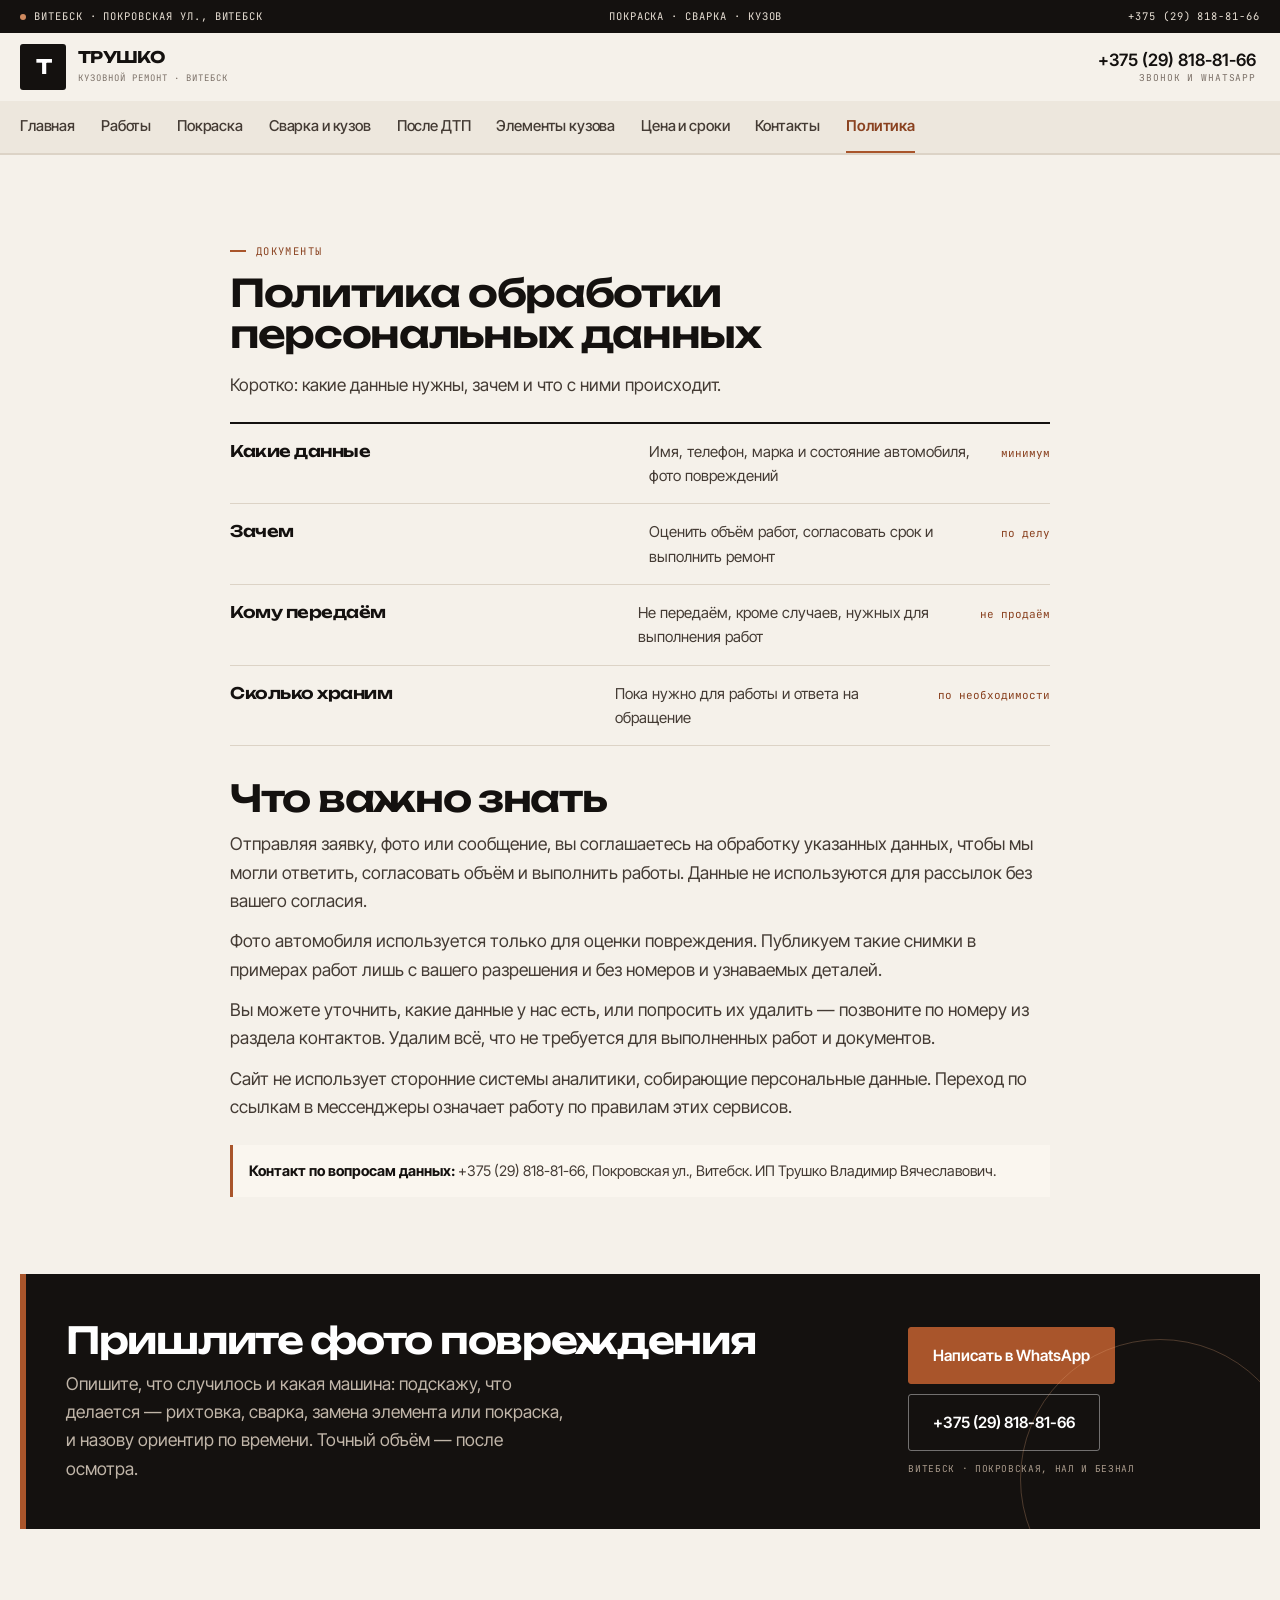
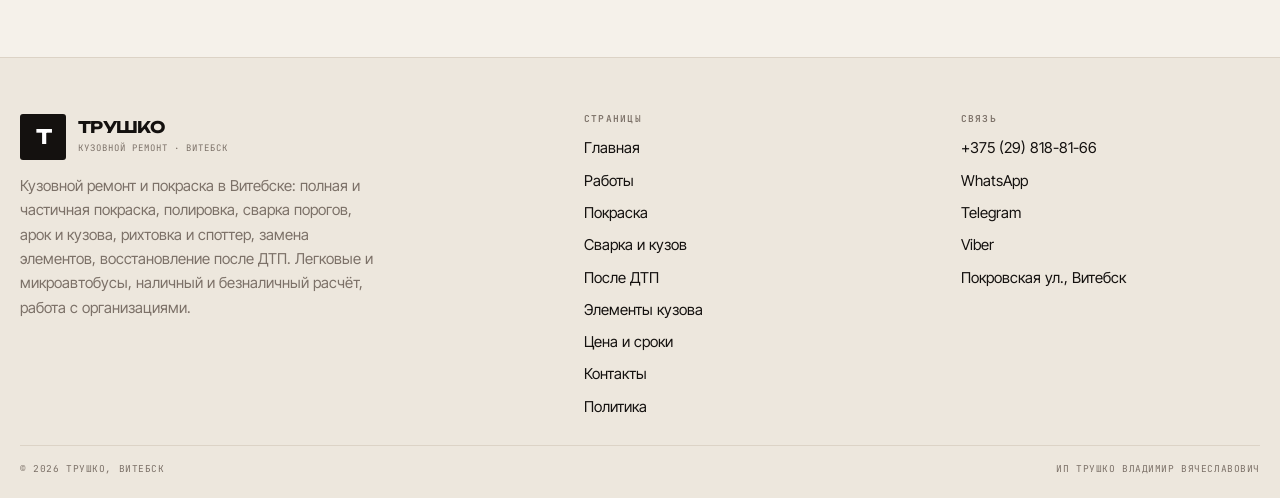
<file: politika.html>
<!DOCTYPE html>
<html lang="ru">
<head>
<meta charset="utf-8">
<meta name="viewport" content="width=device-width,initial-scale=1">
<title>Политика обработки персональных данных — ТРУШКО</title>
<meta name="description" content="Как обрабатываются персональные данные, полученные через сайт и мессенджеры.">
<link rel="icon" href="assets/img/favicon.svg" type="image/svg+xml">
<meta property="og:title" content="Политика обработки персональных данных — ТРУШКО">
<meta property="og:description" content="Как обрабатываются персональные данные, полученные через сайт и мессенджеры.">
<meta property="og:type" content="website">
<style>
:root{--paper:#F5F1EA;--ink:#14110F;--ink2:#443B34;--copper:#A9552B;--copper-d:#8A4220;--line:#DCD3C6;--line2:#C6B9A7;--white:#FFF;--wrap:1240px}
*,*::before,*::after{box-sizing:border-box}
body{margin:0;background:var(--paper);color:var(--ink);font-family:'Inter Tight',system-ui,sans-serif;font-size:17.5px;line-height:1.62}
img{max-width:100%;height:auto;display:block}
h1,h2,h3{font-family:'Unbounded',system-ui,sans-serif;font-weight:600;margin:0;line-height:1.1;letter-spacing:-.035em}
a{color:inherit;text-decoration:none}
.wrap{width:min(var(--wrap),calc(100% - 40px));margin-inline:auto}
@media(max-width:600px){.wrap{width:calc(100% - 28px)}}
.topbar{background:var(--ink);color:#E7DFD4}
.topbar__in{display:flex;justify-content:space-between;gap:12px;flex-wrap:wrap;padding:8px 0}
.hdr{position:sticky;top:0;z-index:60;background:rgba(245,241,234,.96);border-bottom:1px solid var(--line)}
.hdr__in{display:flex;align-items:center;gap:12px;padding:11px 0}
.logo{display:flex;align-items:center;gap:12px;margin-right:auto}
.logo__mk{width:46px;height:46px;flex:none;display:grid;place-items:center;background:var(--ink)}
.logo__mk b{font-family:'Unbounded',sans-serif;font-weight:700;font-size:20px;color:#fff;line-height:1}
.logo__t b{display:block;font-family:'Unbounded',sans-serif;font-weight:700;font-size:15px;line-height:1.15}
.logo__t span{display:block;font-size:9px;letter-spacing:.11em;text-transform:uppercase;color:#7C7168}
.burger{display:none;width:46px;height:46px;align-items:center;justify-content:center;flex-direction:column;gap:5px;background:transparent;border:1px solid var(--line2)}
.burger i{display:block;width:21px;height:1.9px;background:var(--ink)}
@media(max-width:1099px){.burger{display:flex}}
.strip{background:#EDE7DD;border-bottom:1px solid var(--line);display:none}
@media(min-width:1100px){.strip{display:block}}
.strip__in{display:flex;gap:24px;overflow-x:auto;padding:0}
.strip a{padding:13px 0;font-size:15px;border-bottom:2px solid transparent;white-space:nowrap}
.strip a[aria-current]{color:var(--copper-d);border-bottom-color:var(--copper)}
.hero{position:relative;min-height:clamp(500px,74vh,780px);display:flex;align-items:flex-end;overflow:hidden;border-bottom:1px solid var(--line)}
.hero__bg{position:absolute;inset:0;z-index:-2}
.hero__bg img{width:100%;height:100%;object-fit:cover}
.hero::before{content:"";position:absolute;inset:0;z-index:-1;background:linear-gradient(94deg,rgba(245,241,234,.99),rgba(245,241,234,.96) 34%,rgba(245,241,234,.52) 62%,rgba(245,241,234,.05))}
.hero__in{padding:clamp(24px,4vw,52px) 0 clamp(18px,3vw,34px);min-width:0}
.hero h1{font-size:clamp(27px,3.8vw,48px);max-width:19ch;margin-top:14px}
.btn{display:inline-flex;align-items:center;justify-content:center;gap:8px;padding:15px 22px;border-radius:3px;border:1px solid var(--ink);background:var(--ink);color:#fff;font-weight:600;font-size:15.5px}
.btn--ghost{background:transparent;color:var(--ink);border-color:var(--line2)}
.kick{display:inline-flex;align-items:center;gap:10px;font-size:10.5px;letter-spacing:.13em;text-transform:uppercase;color:var(--copper-d)}
.band{padding:clamp(40px,6vw,82px) 0;border-bottom:1px solid var(--line)}
.drawer{position:fixed;inset:0;z-index:120;background:rgba(20,17,15,.6);opacity:0;pointer-events:none;transition:opacity .2s}
.drawer[data-open="true"]{opacity:1;pointer-events:auto}
.drawer__inner{width:min(400px,100%);height:100%;margin-left:auto;background:#fff;padding:20px;overflow-y:auto;display:flex;flex-direction:column;gap:2px}
body.is-locked{overflow:hidden}
[hidden]{display:none !important}
.fbar{position:fixed;left:0;right:0;bottom:0;z-index:70;display:none;grid-template-columns:repeat(4,1fr);background:var(--ink)}
@media(max-width:1099px){.fbar{display:grid}body{padding-bottom:58px}}
.fbar a{display:flex;flex-direction:column;align-items:center;gap:3px;padding:9px 2px;color:#E7DFD4;font-size:9px;letter-spacing:.05em;text-transform:uppercase}
.fbar a:first-child{background:var(--copper);color:#fff}
</style>
<link rel="preconnect" href="https://fonts.googleapis.com">
<link rel="preconnect" href="https://fonts.gstatic.com" crossorigin>
<link rel="stylesheet" href="https://fonts.googleapis.com/css2?family=Unbounded:wght@500;600;700&family=Inter+Tight:wght@400;500;600&family=JetBrains+Mono:wght@400;500&display=swap">
<link rel="stylesheet" href="assets/css/site.v1.css">
</head>
<body>
<a class="skip" href="#main">К содержанию</a>
<div class="topbar"><div class="wrap topbar__in"><span><i class="dot"></i>Витебск · Покровская ул., Витебск</span><span>покраска · сварка · кузов</span><a href="tel:+375298188166">+375 (29) 818-81-66</a></div></div><header class="hdr"><div class="wrap hdr__in"><a class="logo" href="index.html"><span class="logo__mk"><b>Т</b></span><span class="logo__t"><b>ТРУШКО</b><span>кузовной ремонт · Витебск</span></span></a><div class="hdr__tel"><b><a href="tel:+375298188166">+375 (29) 818-81-66</a></b><span>звонок и WhatsApp</span></div><button class="burger" id="burger" aria-label="Меню" aria-expanded="false" aria-controls="drawer"><i></i><i></i></button></div><nav class="strip" aria-label="Страницы"><div class="wrap strip__in"><a href="index.html">Главная</a><a href="uslugi.html">Работы</a><a href="pokraska.html">Покраска</a><a href="svarka.html">Сварка и кузов</a><a href="dtp.html">После ДТП</a><a href="elementy.html">Элементы кузова</a><a href="ceny.html">Цена и сроки</a><a href="kontakty.html">Контакты</a><a href="politika.html" aria-current="page">Политика</a></div></nav></header>
<main id="main">
<section class="band"><div class="wrap" style="max-width:820px"><span class="kick">Документы</span><h1 style="margin-top:12px;font-size:clamp(22px,3.2vw,38px)">Политика обработки персональных данных</h1><p class="lead" style="margin-top:16px">Коротко: какие данные нужны, зачем и что с ними происходит.</p><div class="facts mt24"><div class="facts__row"><b>Какие данные</b><span>Имя, телефон, марка и состояние автомобиля, фото повреждений</span><em>минимум</em></div><div class="facts__row"><b>Зачем</b><span>Оценить объём работ, согласовать срок и выполнить ремонт</span><em>по делу</em></div><div class="facts__row"><b>Кому передаём</b><span>Не передаём, кроме случаев, нужных для выполнения работ</span><em>не продаём</em></div><div class="facts__row"><b>Сколько храним</b><span>Пока нужно для работы и ответа на обращение</span><em>по необходимости</em></div></div><h2 style="margin-top:32px">Что важно знать</h2><p style="margin-top:12px;color:#443B34">Отправляя заявку, фото или сообщение, вы соглашаетесь на обработку указанных данных, чтобы мы могли ответить, согласовать объём и выполнить работы. Данные не используются для рассылок без вашего согласия.</p><p style="margin-top:12px;color:#443B34">Фото автомобиля используется только для оценки повреждения. Публикуем такие снимки в примерах работ лишь с вашего разрешения и без номеров и узнаваемых деталей.</p><p style="margin-top:12px;color:#443B34">Вы можете уточнить, какие данные у нас есть, или попросить их удалить — позвоните по номеру из раздела контактов. Удалим всё, что не требуется для выполненных работ и документов.</p><p style="margin-top:12px;color:#443B34">Сайт не использует сторонние системы аналитики, собирающие персональные данные. Переход по ссылкам в мессенджеры означает работу по правилам этих сервисов.</p><div class="note mt24"><b>Контакт по вопросам данных:</b> +375 (29) 818-81-66, Покровская ул., Витебск. ИП Трушко Владимир Вячеславович.</div></div></section></main>
<section class="band" style="border-bottom:0;padding-top:0"><div class="wrap"><div class="cta"><div><h2>Пришлите фото повреждения</h2><p>Опишите, что случилось и какая машина: подскажу, что делается — рихтовка, сварка, замена элемента или покраска, и назову ориентир по времени. Точный объём — после осмотра.</p></div><div class="cta__act"><a class="btn" href="https://wa.me/375298188166" target="_blank" rel="noopener">Написать в WhatsApp</a><a class="btn btn--ghost" href="tel:+375298188166">+375 (29) 818-81-66</a><small>Витебск · Покровская, нал и безнал</small></div></div></div></section>
<footer class="foot"><div class="wrap"><div class="foot__grid"><div><a class="logo" href="index.html"><span class="logo__mk"><b>Т</b></span><span class="logo__t"><b>ТРУШКО</b><span>кузовной ремонт · Витебск</span></span></a><p style="margin-top:14px;color:#7C7168;font-size:15px;max-width:40ch">Кузовной ремонт и покраска в Витебске: полная и частичная покраска, полировка, сварка порогов, арок и кузова, рихтовка и споттер, замена элементов, восстановление после ДТП. Легковые и микроавтобусы, наличный и безналичный расчёт, работа с организациями.</p></div><div><h4>Страницы</h4><ul><li><a href="index.html">Главная</a></li><li><a href="uslugi.html">Работы</a></li><li><a href="pokraska.html">Покраска</a></li><li><a href="svarka.html">Сварка и кузов</a></li><li><a href="dtp.html">После ДТП</a></li><li><a href="elementy.html">Элементы кузова</a></li><li><a href="ceny.html">Цена и сроки</a></li><li><a href="kontakty.html">Контакты</a></li><li><a href="politika.html">Политика</a></li></ul></div><div><h4>Связь</h4><ul><li><a href="tel:+375298188166">+375 (29) 818-81-66</a></li><li><a href="https://wa.me/375298188166" target="_blank" rel="noopener">WhatsApp</a></li><li><a href="https://t.me/+375298188166" target="_blank" rel="noopener">Telegram</a></li><li><a href="viber://chat?number=%2B375298188166">Viber</a></li><li>Покровская ул., Витебск</li></ul></div></div><div class="foot__bottom"><span>© 2026 ТРУШКО, Витебск</span><span>ИП Трушко Владимир Вячеславович</span></div></div></footer>
<div class="fbar" aria-label="Быстрая связь"><a href="tel:+375298188166"><svg viewBox="0 0 24 24"><path d="M6.6 3.5l3 3-2 2.4a12 12 0 005.5 5.5l2.4-2 3 3-2 2.6c-1.2 1.4-3 1.7-4.6 1A16.5 16.5 0 013.4 8.1c-.7-1.6-.4-3.4 1-4.6z"/></svg>Позвонить</a><a href="https://wa.me/375298188166" target="_blank" rel="noopener"><svg viewBox="0 0 24 24"><path d="M3 21l1.7-5A8.6 8.6 0 013.4 11a8.6 8.6 0 118.6 8.6 8.9 8.9 0 01-4.4-1.2z"/><path d="M8.6 8.2c.3-.6.5-.6.9-.6h.7c.2 0 .5 0 .7.5l.8 1.9c.1.3 0 .5-.1.7l-.5.6c-.2.2-.2.4-.1.6a6 6 0 002.8 2.4c.3.1.5.1.7-.1l.7-.8c.2-.2.4-.2.6-.1l1.8.9c.3.1.4.3.4.5v.6c0 .7-.5 1.4-1.2 1.6-.6.2-1.4.3-2.3 0a10 10 0 01-3.6-2.2 9.4 9.4 0 01-1.9-3c-.2-.8-.1-1.6.1-2.1z"/></svg>WhatsApp</a><a href="https://t.me/+375298188166" target="_blank" rel="noopener"><svg viewBox="0 0 24 24"><path d="M21 4L3 11l5 1.8L10 19l3-3.4 4.6 3z"/><path d="M8 12.8L18 6l-7 8.6"/></svg>Telegram</a><a href="viber://chat?number=%2B375298188166"><svg viewBox="0 0 24 24"><path d="M12 3c5 0 8 3.2 8 7.6 0 4.5-3.2 7.4-8 7.4-.7 0-1.4 0-2-.2L6 21l.8-3.4A7.3 7.3 0 014 10.6C4 6.2 7 3 12 3z"/><path d="M9 8.5c1.2 3 2.4 4.2 5 5"/></svg>Viber</a></div>
<div class="drawer" id="drawer" data-open="false" role="dialog" aria-modal="true" aria-label="Меню"><div class="drawer__inner"><div class="drawer__top"><span class="mono">Меню</span><button class="drawer__x" id="drawerClose" aria-label="Закрыть меню">×</button></div><a class="dl" href="index.html">Главная<span>01</span></a><a class="dl" href="uslugi.html">Работы<span>02</span></a><a class="dl" href="pokraska.html">Покраска<span>03</span></a><a class="dl" href="svarka.html">Сварка и кузов<span>04</span></a><a class="dl" href="dtp.html">После ДТП<span>05</span></a><a class="dl" href="elementy.html">Элементы кузова<span>06</span></a><a class="dl" href="ceny.html">Цена и сроки<span>07</span></a><a class="dl" href="kontakty.html">Контакты<span>08</span></a><a class="dl" href="politika.html">Политика<span>09</span></a><div class="drawer__foot"><a class="btn" href="https://wa.me/375298188166" target="_blank" rel="noopener">WhatsApp</a><a class="btn btn--ghost" href="tel:+375298188166">+375 (29) 818-81-66</a></div></div></div>
<script src="assets/js/main.v1.js" defer></script>
</body>
</html>
</file>
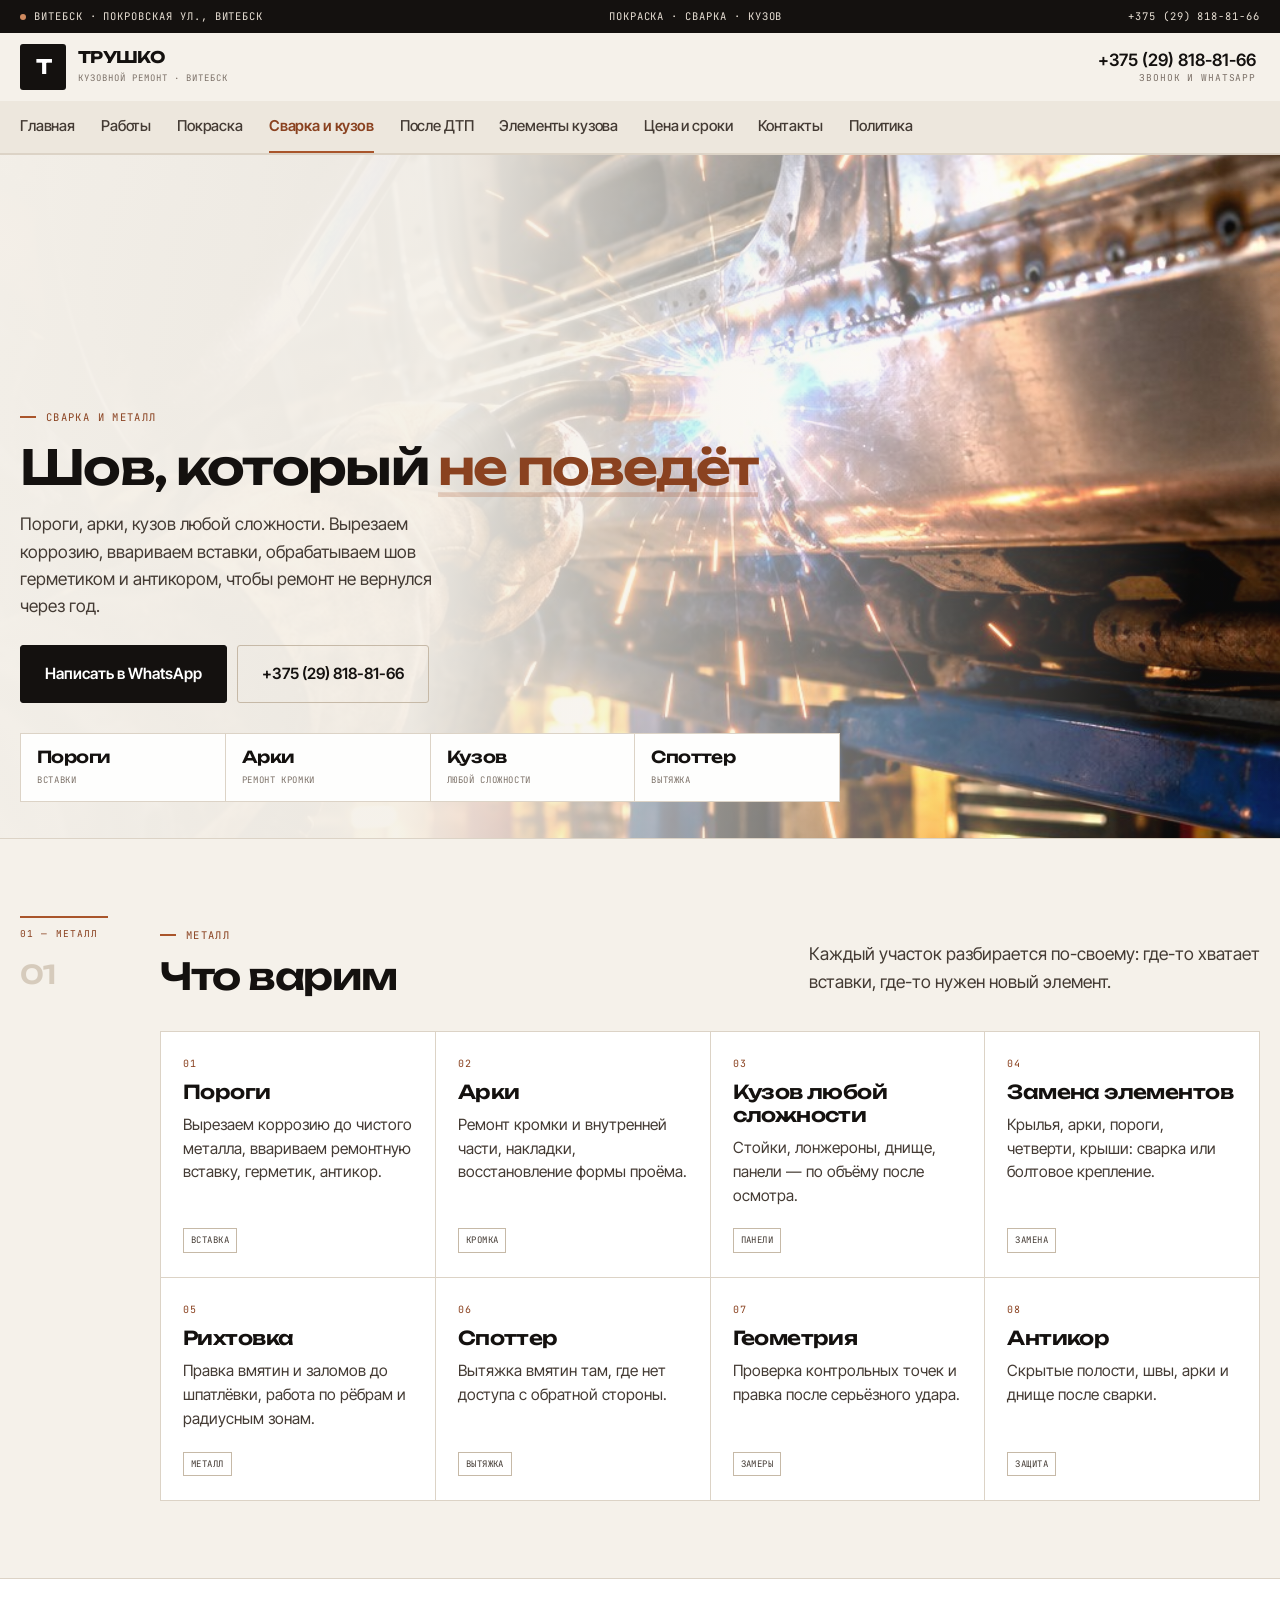
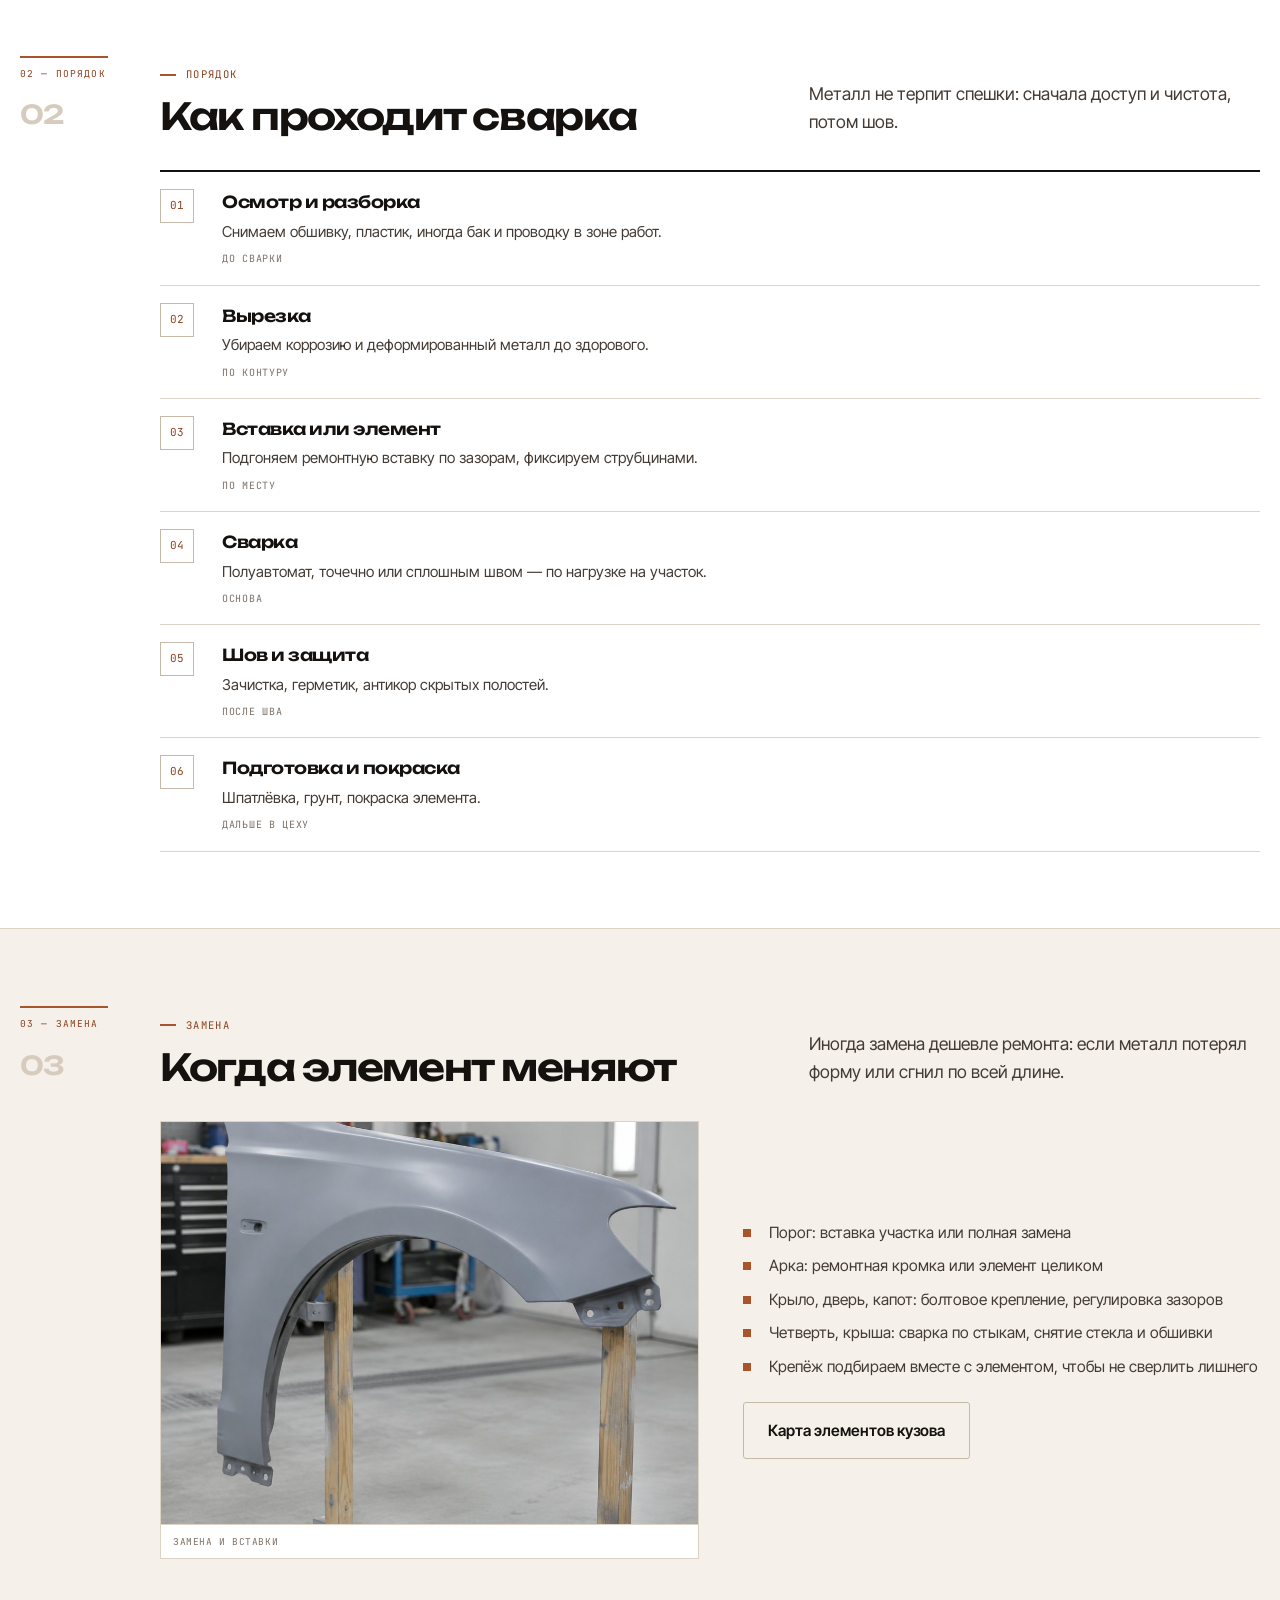
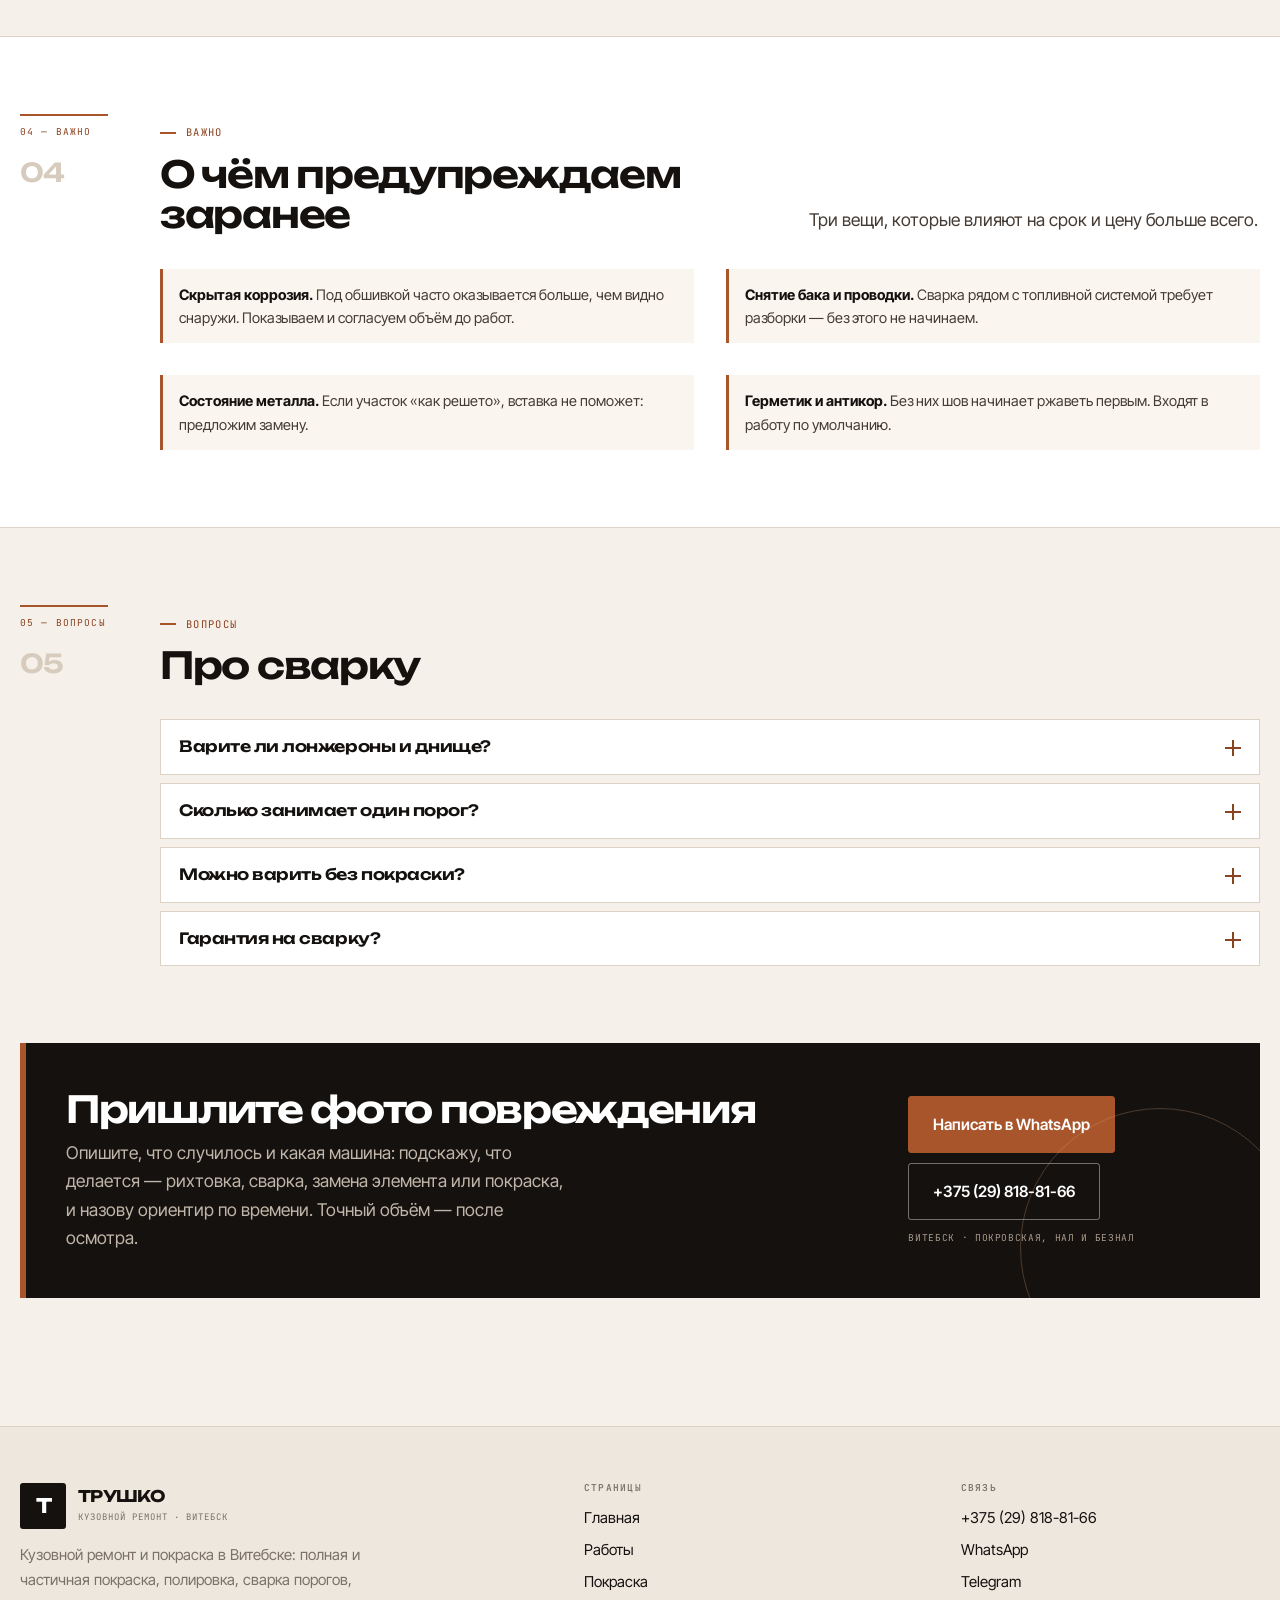
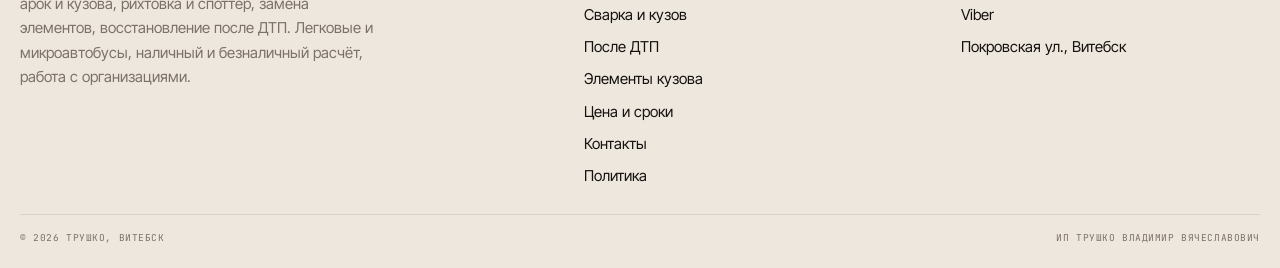
<file: svarka.html>
<!DOCTYPE html>
<html lang="ru">
<head>
<meta charset="utf-8">
<meta name="viewport" content="width=device-width,initial-scale=1">
<title>Сварка кузова, порогов и арок в Витебске — ТРУШКО</title>
<meta name="description" content="Сварка порогов, арок и кузова любой сложности: ремонтные вставки, замена элементов, рихтовка, споттер, герметик и антикор. Витебск, Покровская.">
<link rel="icon" href="assets/img/favicon.svg" type="image/svg+xml">
<meta property="og:title" content="Сварка кузова, порогов и арок в Витебске — ТРУШКО">
<meta property="og:description" content="Сварка порогов, арок и кузова любой сложности: ремонтные вставки, замена элементов, рихтовка, споттер, герметик и антикор. Витебск, Покровская.">
<meta property="og:type" content="website">
<style>
:root{--paper:#F5F1EA;--ink:#14110F;--ink2:#443B34;--copper:#A9552B;--copper-d:#8A4220;--line:#DCD3C6;--line2:#C6B9A7;--white:#FFF;--wrap:1240px}
*,*::before,*::after{box-sizing:border-box}
body{margin:0;background:var(--paper);color:var(--ink);font-family:'Inter Tight',system-ui,sans-serif;font-size:17.5px;line-height:1.62}
img{max-width:100%;height:auto;display:block}
h1,h2,h3{font-family:'Unbounded',system-ui,sans-serif;font-weight:600;margin:0;line-height:1.1;letter-spacing:-.035em}
a{color:inherit;text-decoration:none}
.wrap{width:min(var(--wrap),calc(100% - 40px));margin-inline:auto}
@media(max-width:600px){.wrap{width:calc(100% - 28px)}}
.topbar{background:var(--ink);color:#E7DFD4}
.topbar__in{display:flex;justify-content:space-between;gap:12px;flex-wrap:wrap;padding:8px 0}
.hdr{position:sticky;top:0;z-index:60;background:rgba(245,241,234,.96);border-bottom:1px solid var(--line)}
.hdr__in{display:flex;align-items:center;gap:12px;padding:11px 0}
.logo{display:flex;align-items:center;gap:12px;margin-right:auto}
.logo__mk{width:46px;height:46px;flex:none;display:grid;place-items:center;background:var(--ink)}
.logo__mk b{font-family:'Unbounded',sans-serif;font-weight:700;font-size:20px;color:#fff;line-height:1}
.logo__t b{display:block;font-family:'Unbounded',sans-serif;font-weight:700;font-size:15px;line-height:1.15}
.logo__t span{display:block;font-size:9px;letter-spacing:.11em;text-transform:uppercase;color:#7C7168}
.burger{display:none;width:46px;height:46px;align-items:center;justify-content:center;flex-direction:column;gap:5px;background:transparent;border:1px solid var(--line2)}
.burger i{display:block;width:21px;height:1.9px;background:var(--ink)}
@media(max-width:1099px){.burger{display:flex}}
.strip{background:#EDE7DD;border-bottom:1px solid var(--line);display:none}
@media(min-width:1100px){.strip{display:block}}
.strip__in{display:flex;gap:24px;overflow-x:auto;padding:0}
.strip a{padding:13px 0;font-size:15px;border-bottom:2px solid transparent;white-space:nowrap}
.strip a[aria-current]{color:var(--copper-d);border-bottom-color:var(--copper)}
.hero{position:relative;min-height:clamp(500px,74vh,780px);display:flex;align-items:flex-end;overflow:hidden;border-bottom:1px solid var(--line)}
.hero__bg{position:absolute;inset:0;z-index:-2}
.hero__bg img{width:100%;height:100%;object-fit:cover}
.hero::before{content:"";position:absolute;inset:0;z-index:-1;background:linear-gradient(94deg,rgba(245,241,234,.99),rgba(245,241,234,.96) 34%,rgba(245,241,234,.52) 62%,rgba(245,241,234,.05))}
.hero__in{padding:clamp(24px,4vw,52px) 0 clamp(18px,3vw,34px);min-width:0}
.hero h1{font-size:clamp(27px,3.8vw,48px);max-width:19ch;margin-top:14px}
.btn{display:inline-flex;align-items:center;justify-content:center;gap:8px;padding:15px 22px;border-radius:3px;border:1px solid var(--ink);background:var(--ink);color:#fff;font-weight:600;font-size:15.5px}
.btn--ghost{background:transparent;color:var(--ink);border-color:var(--line2)}
.kick{display:inline-flex;align-items:center;gap:10px;font-size:10.5px;letter-spacing:.13em;text-transform:uppercase;color:var(--copper-d)}
.band{padding:clamp(40px,6vw,82px) 0;border-bottom:1px solid var(--line)}
.drawer{position:fixed;inset:0;z-index:120;background:rgba(20,17,15,.6);opacity:0;pointer-events:none;transition:opacity .2s}
.drawer[data-open="true"]{opacity:1;pointer-events:auto}
.drawer__inner{width:min(400px,100%);height:100%;margin-left:auto;background:#fff;padding:20px;overflow-y:auto;display:flex;flex-direction:column;gap:2px}
body.is-locked{overflow:hidden}
[hidden]{display:none !important}
.fbar{position:fixed;left:0;right:0;bottom:0;z-index:70;display:none;grid-template-columns:repeat(4,1fr);background:var(--ink)}
@media(max-width:1099px){.fbar{display:grid}body{padding-bottom:58px}}
.fbar a{display:flex;flex-direction:column;align-items:center;gap:3px;padding:9px 2px;color:#E7DFD4;font-size:9px;letter-spacing:.05em;text-transform:uppercase}
.fbar a:first-child{background:var(--copper);color:#fff}
</style>
<link rel="preconnect" href="https://fonts.googleapis.com">
<link rel="preconnect" href="https://fonts.gstatic.com" crossorigin>
<link rel="stylesheet" href="https://fonts.googleapis.com/css2?family=Unbounded:wght@500;600;700&family=Inter+Tight:wght@400;500;600&family=JetBrains+Mono:wght@400;500&display=swap">
<link rel="stylesheet" href="assets/css/site.v1.css">
</head>
<body>
<a class="skip" href="#main">К содержанию</a>
<div class="topbar"><div class="wrap topbar__in"><span><i class="dot"></i>Витебск · Покровская ул., Витебск</span><span>покраска · сварка · кузов</span><a href="tel:+375298188166">+375 (29) 818-81-66</a></div></div><header class="hdr"><div class="wrap hdr__in"><a class="logo" href="index.html"><span class="logo__mk"><b>Т</b></span><span class="logo__t"><b>ТРУШКО</b><span>кузовной ремонт · Витебск</span></span></a><div class="hdr__tel"><b><a href="tel:+375298188166">+375 (29) 818-81-66</a></b><span>звонок и WhatsApp</span></div><button class="burger" id="burger" aria-label="Меню" aria-expanded="false" aria-controls="drawer"><i></i><i></i></button></div><nav class="strip" aria-label="Страницы"><div class="wrap strip__in"><a href="index.html">Главная</a><a href="uslugi.html">Работы</a><a href="pokraska.html">Покраска</a><a href="svarka.html" aria-current="page">Сварка и кузов</a><a href="dtp.html">После ДТП</a><a href="elementy.html">Элементы кузова</a><a href="ceny.html">Цена и сроки</a><a href="kontakty.html">Контакты</a><a href="politika.html">Политика</a></div></nav></header>
<main id="main">
<section class="hero"><div class="hero__bg"><img src="assets/img/weld.jpg" alt="Сварка порога автомобиля" fetchpriority="high"></div><div class="wrap hero__in"><span class="kick">Сварка и металл</span><h1>Шов, который <em>не поведёт</em></h1><p class="lead">Пороги, арки, кузов любой сложности. Вырезаем коррозию, ввариваем вставки, обрабатываем шов герметиком и антикором, чтобы ремонт не вернулся через год.</p><div class="hero__cta"><a class="btn" href="https://wa.me/375298188166" target="_blank" rel="noopener">Написать в WhatsApp</a><a class="btn btn--ghost" href="tel:+375298188166">+375 (29) 818-81-66</a></div><div class="figs"><div><b>Пороги</b><span>вставки</span></div><div><b>Арки</b><span>ремонт кромки</span></div><div><b>Кузов</b><span>любой сложности</span></div><div><b>Споттер</b><span>вытяжка</span></div></div></div></section><section class="band "><div class="wrap"><div class="sect sect--side"><div class="sect__side"><span>01 — металл</span><b>01</b></div><div class="sect__main"><div class="sect__head"><div><span class="kick">Металл</span><h2>Что варим</h2></div><p>Каждый участок разбирается по-своему: где-то хватает вставки, где-то нужен новый элемент.</p></div><div class="cards"><article class="card"><span class="card__n">01</span><h3>Пороги</h3><p>Вырезаем коррозию до чистого металла, ввариваем ремонтную вставку, герметик, антикор.</p><div class="card__tags"><span class="tag">вставка</span></div></article><article class="card"><span class="card__n">02</span><h3>Арки</h3><p>Ремонт кромки и внутренней части, накладки, восстановление формы проёма.</p><div class="card__tags"><span class="tag">кромка</span></div></article><article class="card"><span class="card__n">03</span><h3>Кузов любой сложности</h3><p>Стойки, лонжероны, днище, панели — по объёму после осмотра.</p><div class="card__tags"><span class="tag">панели</span></div></article><article class="card"><span class="card__n">04</span><h3>Замена элементов</h3><p>Крылья, арки, пороги, четверти, крыши: сварка или болтовое крепление.</p><div class="card__tags"><span class="tag">замена</span></div></article><article class="card"><span class="card__n">05</span><h3>Рихтовка</h3><p>Правка вмятин и заломов до шпатлёвки, работа по рёбрам и радиусным зонам.</p><div class="card__tags"><span class="tag">металл</span></div></article><article class="card"><span class="card__n">06</span><h3>Споттер</h3><p>Вытяжка вмятин там, где нет доступа с обратной стороны.</p><div class="card__tags"><span class="tag">вытяжка</span></div></article><article class="card"><span class="card__n">07</span><h3>Геометрия</h3><p>Проверка контрольных точек и правка после серьёзного удара.</p><div class="card__tags"><span class="tag">замеры</span></div></article><article class="card"><span class="card__n">08</span><h3>Антикор</h3><p>Скрытые полости, швы, арки и днище после сварки.</p><div class="card__tags"><span class="tag">защита</span></div></article></div></div></div></div></section><section class="band band--white"><div class="wrap"><div class="sect sect--side"><div class="sect__side"><span>02 — порядок</span><b>02</b></div><div class="sect__main"><div class="sect__head"><div><span class="kick">Порядок</span><h2>Как проходит сварка</h2></div><p>Металл не терпит спешки: сначала доступ и чистота, потом шов.</p></div><div class="steps"><div class="step"><span class="step__n">01</span><div><b>Осмотр и разборка</b><p>Снимаем обшивку, пластик, иногда бак и проводку в зоне работ.</p><em>до сварки</em></div></div><div class="step"><span class="step__n">02</span><div><b>Вырезка</b><p>Убираем коррозию и деформированный металл до здорового.</p><em>по контуру</em></div></div><div class="step"><span class="step__n">03</span><div><b>Вставка или элемент</b><p>Подгоняем ремонтную вставку по зазорам, фиксируем струбцинами.</p><em>по месту</em></div></div><div class="step"><span class="step__n">04</span><div><b>Сварка</b><p>Полуавтомат, точечно или сплошным швом — по нагрузке на участок.</p><em>основа</em></div></div><div class="step"><span class="step__n">05</span><div><b>Шов и защита</b><p>Зачистка, герметик, антикор скрытых полостей.</p><em>после шва</em></div></div><div class="step"><span class="step__n">06</span><div><b>Подготовка и покраска</b><p>Шпатлёвка, грунт, покраска элемента.</p><em>дальше в цеху</em></div></div></div></div></div></div></section><section class="band "><div class="wrap"><div class="sect sect--side"><div class="sect__side"><span>03 — замена</span><b>03</b></div><div class="sect__main"><div class="sect__head"><div><span class="kick">Замена</span><h2>Когда элемент меняют</h2></div><p>Иногда замена дешевле ремонта: если металл потерял форму или сгнил по всей длине.</p></div><div class="split split--rev"><div class="split__body"><ul class="list"><li>Порог: вставка участка или полная замена</li><li>Арка: ремонтная кромка или элемент целиком</li><li>Крыло, дверь, капот: болтовое крепление, регулировка зазоров</li><li>Четверть, крыша: сварка по стыкам, снятие стекла и обшивки</li><li>Крепёж подбираем вместе с элементом, чтобы не сверлить лишнего</li></ul><div class="mt24"><a class="btn btn--ghost" href="elementy.html">Карта элементов кузова</a></div></div><div class="split__media"><img src="assets/img/panel.jpg" alt="Новый элемент кузова под покраску" loading="lazy"><div class="split__cap">Замена и вставки</div></div></div></div></div></div></section><section class="band band--white"><div class="wrap"><div class="sect sect--side"><div class="sect__side"><span>04 — важно</span><b>04</b></div><div class="sect__main"><div class="sect__head"><div><span class="kick">Важно</span><h2>О чём предупреждаем заранее</h2></div><p>Три вещи, которые влияют на срок и цену больше всего.</p></div><div class="split2"><div class="note"><b>Скрытая коррозия.</b> Под обшивкой часто оказывается больше, чем видно снаружи. Показываем и согласуем объём до работ.</div><div class="note"><b>Снятие бака и проводки.</b> Сварка рядом с топливной системой требует разборки — без этого не начинаем.</div><div class="note"><b>Состояние металла.</b> Если участок «как решето», вставка не поможет: предложим замену.</div><div class="note"><b>Герметик и антикор.</b> Без них шов начинает ржаветь первым. Входят в работу по умолчанию.</div></div></div></div></div></section><section class="band "><div class="wrap"><div class="sect sect--side"><div class="sect__side"><span>05 — вопросы</span><b>05</b></div><div class="sect__main"><div class="sect__head"><div><span class="kick">Вопросы</span><h2>Про сварку</h2></div><p></p></div><div class="faq"><div class="faq__i" data-open="false"><button class="faq__q" type="button">Варите ли лонжероны и днище?<i></i></button><div class="faq__a"><p>Да, по объёму после осмотра. Такие работы считаются силовыми, поэтому сначала смотрим состояние металла и доступ.</p></div></div><div class="faq__i" data-open="false"><button class="faq__q" type="button">Сколько занимает один порог?<i></i></button><div class="faq__a"><p>Обычно 2–4 дня с учётом сварки, герметика, антикора и покраски.</p></div></div><div class="faq__i" data-open="false"><button class="faq__q" type="button">Можно варить без покраски?<i></i></button><div class="faq__a"><p>Можно, но шов нужно защитить: без герметика и антикора он начнёт корродировать.</p></div></div><div class="faq__i" data-open="false"><button class="faq__q" type="button">Гарантия на сварку?<i></i></button><div class="faq__a"><p>Обсуждаем до сдачи: качество шва и обработки проверяете при приёмке.</p></div></div></div></div></div></div></section></main>
<section class="band" style="border-bottom:0;padding-top:0"><div class="wrap"><div class="cta"><div><h2>Пришлите фото повреждения</h2><p>Опишите, что случилось и какая машина: подскажу, что делается — рихтовка, сварка, замена элемента или покраска, и назову ориентир по времени. Точный объём — после осмотра.</p></div><div class="cta__act"><a class="btn" href="https://wa.me/375298188166" target="_blank" rel="noopener">Написать в WhatsApp</a><a class="btn btn--ghost" href="tel:+375298188166">+375 (29) 818-81-66</a><small>Витебск · Покровская, нал и безнал</small></div></div></div></section>
<footer class="foot"><div class="wrap"><div class="foot__grid"><div><a class="logo" href="index.html"><span class="logo__mk"><b>Т</b></span><span class="logo__t"><b>ТРУШКО</b><span>кузовной ремонт · Витебск</span></span></a><p style="margin-top:14px;color:#7C7168;font-size:15px;max-width:40ch">Кузовной ремонт и покраска в Витебске: полная и частичная покраска, полировка, сварка порогов, арок и кузова, рихтовка и споттер, замена элементов, восстановление после ДТП. Легковые и микроавтобусы, наличный и безналичный расчёт, работа с организациями.</p></div><div><h4>Страницы</h4><ul><li><a href="index.html">Главная</a></li><li><a href="uslugi.html">Работы</a></li><li><a href="pokraska.html">Покраска</a></li><li><a href="svarka.html">Сварка и кузов</a></li><li><a href="dtp.html">После ДТП</a></li><li><a href="elementy.html">Элементы кузова</a></li><li><a href="ceny.html">Цена и сроки</a></li><li><a href="kontakty.html">Контакты</a></li><li><a href="politika.html">Политика</a></li></ul></div><div><h4>Связь</h4><ul><li><a href="tel:+375298188166">+375 (29) 818-81-66</a></li><li><a href="https://wa.me/375298188166" target="_blank" rel="noopener">WhatsApp</a></li><li><a href="https://t.me/+375298188166" target="_blank" rel="noopener">Telegram</a></li><li><a href="viber://chat?number=%2B375298188166">Viber</a></li><li>Покровская ул., Витебск</li></ul></div></div><div class="foot__bottom"><span>© 2026 ТРУШКО, Витебск</span><span>ИП Трушко Владимир Вячеславович</span></div></div></footer>
<div class="fbar" aria-label="Быстрая связь"><a href="tel:+375298188166"><svg viewBox="0 0 24 24"><path d="M6.6 3.5l3 3-2 2.4a12 12 0 005.5 5.5l2.4-2 3 3-2 2.6c-1.2 1.4-3 1.7-4.6 1A16.5 16.5 0 013.4 8.1c-.7-1.6-.4-3.4 1-4.6z"/></svg>Позвонить</a><a href="https://wa.me/375298188166" target="_blank" rel="noopener"><svg viewBox="0 0 24 24"><path d="M3 21l1.7-5A8.6 8.6 0 013.4 11a8.6 8.6 0 118.6 8.6 8.9 8.9 0 01-4.4-1.2z"/><path d="M8.6 8.2c.3-.6.5-.6.9-.6h.7c.2 0 .5 0 .7.5l.8 1.9c.1.3 0 .5-.1.7l-.5.6c-.2.2-.2.4-.1.6a6 6 0 002.8 2.4c.3.1.5.1.7-.1l.7-.8c.2-.2.4-.2.6-.1l1.8.9c.3.1.4.3.4.5v.6c0 .7-.5 1.4-1.2 1.6-.6.2-1.4.3-2.3 0a10 10 0 01-3.6-2.2 9.4 9.4 0 01-1.9-3c-.2-.8-.1-1.6.1-2.1z"/></svg>WhatsApp</a><a href="https://t.me/+375298188166" target="_blank" rel="noopener"><svg viewBox="0 0 24 24"><path d="M21 4L3 11l5 1.8L10 19l3-3.4 4.6 3z"/><path d="M8 12.8L18 6l-7 8.6"/></svg>Telegram</a><a href="viber://chat?number=%2B375298188166"><svg viewBox="0 0 24 24"><path d="M12 3c5 0 8 3.2 8 7.6 0 4.5-3.2 7.4-8 7.4-.7 0-1.4 0-2-.2L6 21l.8-3.4A7.3 7.3 0 014 10.6C4 6.2 7 3 12 3z"/><path d="M9 8.5c1.2 3 2.4 4.2 5 5"/></svg>Viber</a></div>
<div class="drawer" id="drawer" data-open="false" role="dialog" aria-modal="true" aria-label="Меню"><div class="drawer__inner"><div class="drawer__top"><span class="mono">Меню</span><button class="drawer__x" id="drawerClose" aria-label="Закрыть меню">×</button></div><a class="dl" href="index.html">Главная<span>01</span></a><a class="dl" href="uslugi.html">Работы<span>02</span></a><a class="dl" href="pokraska.html">Покраска<span>03</span></a><a class="dl" href="svarka.html">Сварка и кузов<span>04</span></a><a class="dl" href="dtp.html">После ДТП<span>05</span></a><a class="dl" href="elementy.html">Элементы кузова<span>06</span></a><a class="dl" href="ceny.html">Цена и сроки<span>07</span></a><a class="dl" href="kontakty.html">Контакты<span>08</span></a><a class="dl" href="politika.html">Политика<span>09</span></a><div class="drawer__foot"><a class="btn" href="https://wa.me/375298188166" target="_blank" rel="noopener">WhatsApp</a><a class="btn btn--ghost" href="tel:+375298188166">+375 (29) 818-81-66</a></div></div></div>
<script src="assets/js/main.v1.js" defer></script>
</body>
</html>
</file>
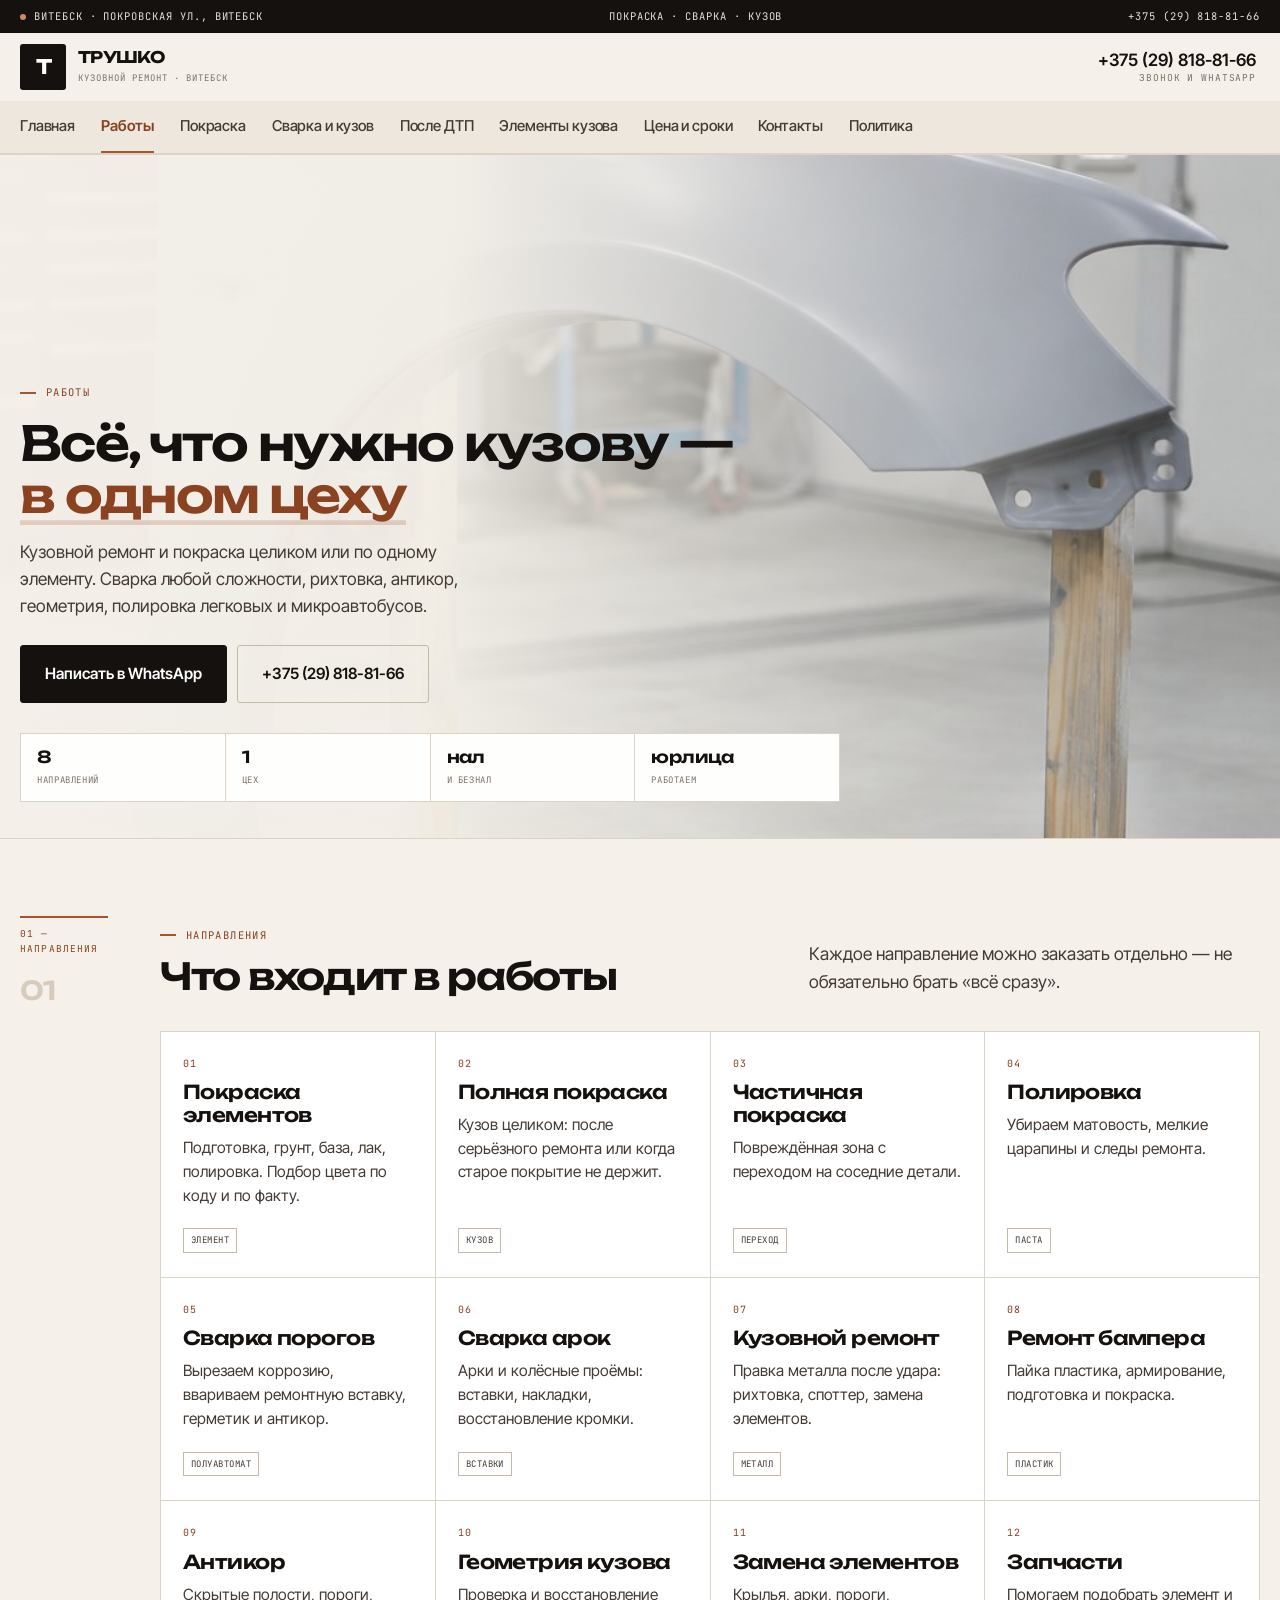
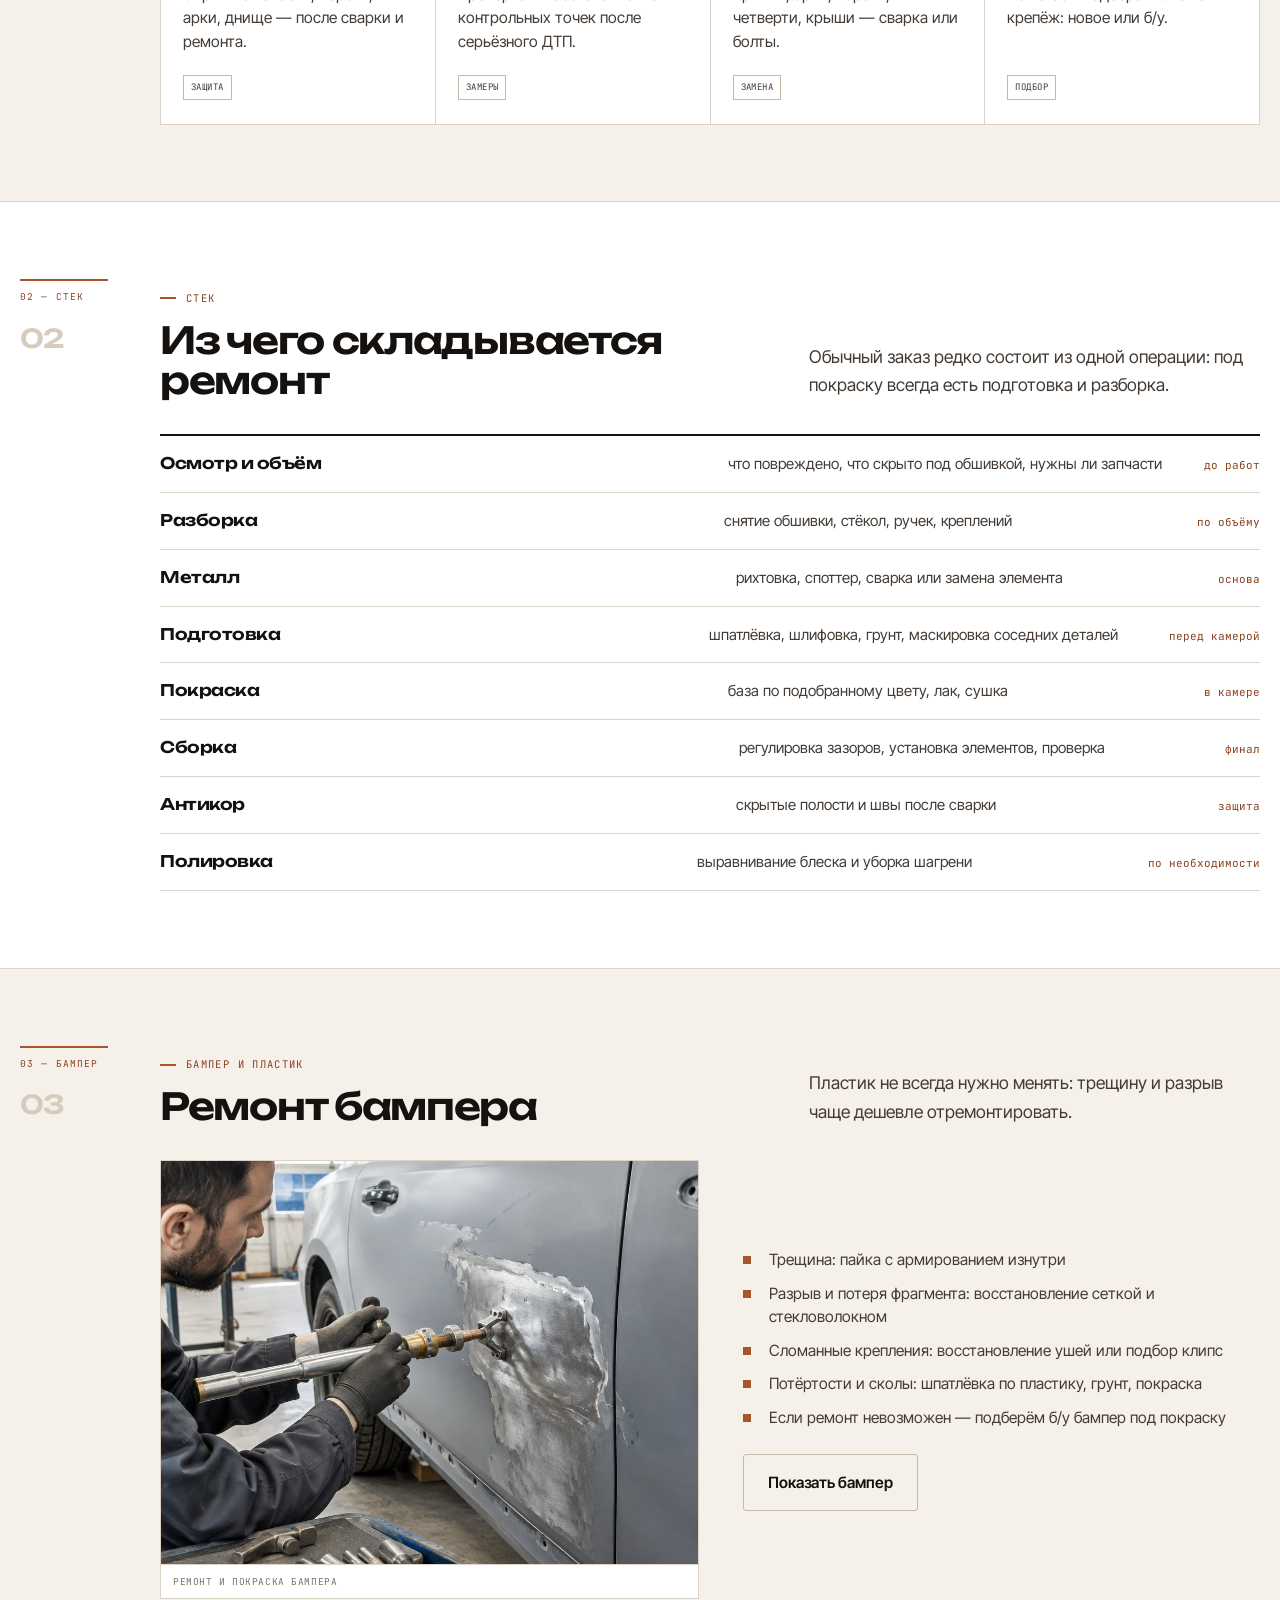
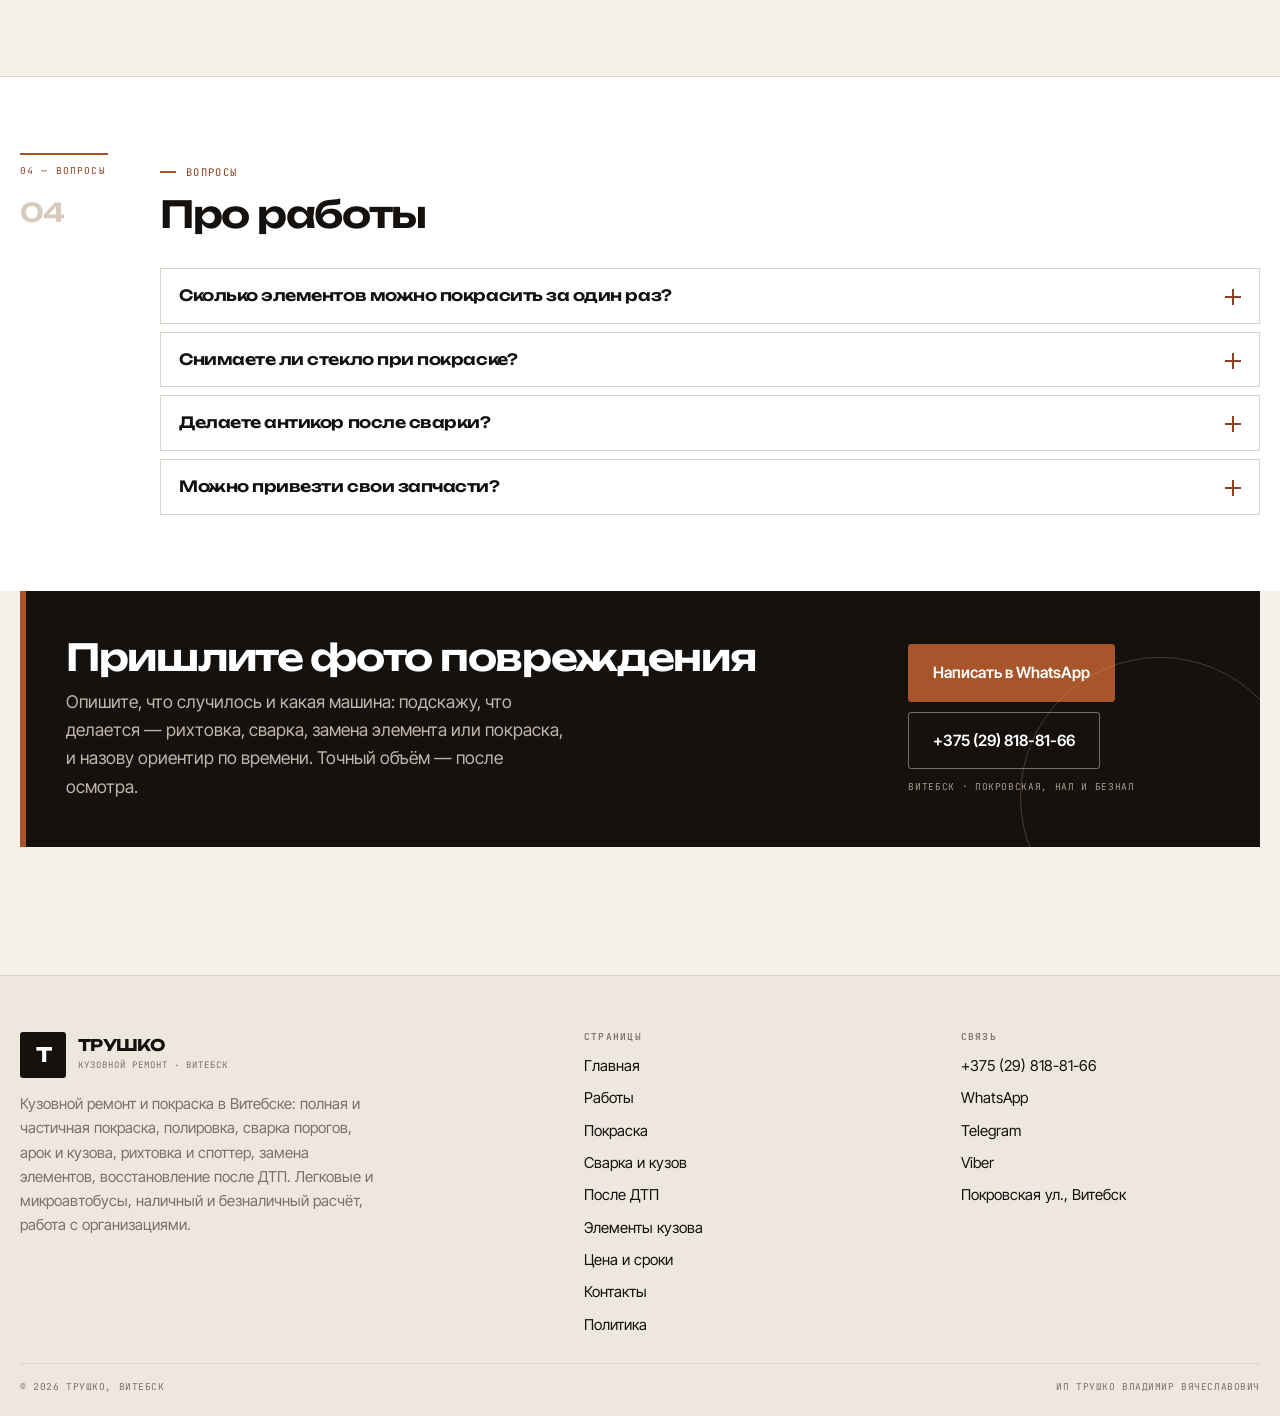
<file: uslugi.html>
<!DOCTYPE html>
<html lang="ru">
<head>
<meta charset="utf-8">
<meta name="viewport" content="width=device-width,initial-scale=1">
<title>Все работы: кузовной ремонт, сварка, покраска, антикор — ТРУШКО, Витебск</title>
<meta name="description" content="Ремонт бампера, кузовной ремонт, антикоррозийная обработка, восстановление геометрии кузова, покраска элементов, сварка порогов и арок, полировка. Витебск, нал и безнал.">
<link rel="icon" href="assets/img/favicon.svg" type="image/svg+xml">
<meta property="og:title" content="Все работы: кузовной ремонт, сварка, покраска, антикор — ТРУШКО, Витебск">
<meta property="og:description" content="Ремонт бампера, кузовной ремонт, антикоррозийная обработка, восстановление геометрии кузова, покраска элементов, сварка порогов и арок, полировка. Витебск, нал и безнал.">
<meta property="og:type" content="website">
<style>
:root{--paper:#F5F1EA;--ink:#14110F;--ink2:#443B34;--copper:#A9552B;--copper-d:#8A4220;--line:#DCD3C6;--line2:#C6B9A7;--white:#FFF;--wrap:1240px}
*,*::before,*::after{box-sizing:border-box}
body{margin:0;background:var(--paper);color:var(--ink);font-family:'Inter Tight',system-ui,sans-serif;font-size:17.5px;line-height:1.62}
img{max-width:100%;height:auto;display:block}
h1,h2,h3{font-family:'Unbounded',system-ui,sans-serif;font-weight:600;margin:0;line-height:1.1;letter-spacing:-.035em}
a{color:inherit;text-decoration:none}
.wrap{width:min(var(--wrap),calc(100% - 40px));margin-inline:auto}
@media(max-width:600px){.wrap{width:calc(100% - 28px)}}
.topbar{background:var(--ink);color:#E7DFD4}
.topbar__in{display:flex;justify-content:space-between;gap:12px;flex-wrap:wrap;padding:8px 0}
.hdr{position:sticky;top:0;z-index:60;background:rgba(245,241,234,.96);border-bottom:1px solid var(--line)}
.hdr__in{display:flex;align-items:center;gap:12px;padding:11px 0}
.logo{display:flex;align-items:center;gap:12px;margin-right:auto}
.logo__mk{width:46px;height:46px;flex:none;display:grid;place-items:center;background:var(--ink)}
.logo__mk b{font-family:'Unbounded',sans-serif;font-weight:700;font-size:20px;color:#fff;line-height:1}
.logo__t b{display:block;font-family:'Unbounded',sans-serif;font-weight:700;font-size:15px;line-height:1.15}
.logo__t span{display:block;font-size:9px;letter-spacing:.11em;text-transform:uppercase;color:#7C7168}
.burger{display:none;width:46px;height:46px;align-items:center;justify-content:center;flex-direction:column;gap:5px;background:transparent;border:1px solid var(--line2)}
.burger i{display:block;width:21px;height:1.9px;background:var(--ink)}
@media(max-width:1099px){.burger{display:flex}}
.strip{background:#EDE7DD;border-bottom:1px solid var(--line);display:none}
@media(min-width:1100px){.strip{display:block}}
.strip__in{display:flex;gap:24px;overflow-x:auto;padding:0}
.strip a{padding:13px 0;font-size:15px;border-bottom:2px solid transparent;white-space:nowrap}
.strip a[aria-current]{color:var(--copper-d);border-bottom-color:var(--copper)}
.hero{position:relative;min-height:clamp(500px,74vh,780px);display:flex;align-items:flex-end;overflow:hidden;border-bottom:1px solid var(--line)}
.hero__bg{position:absolute;inset:0;z-index:-2}
.hero__bg img{width:100%;height:100%;object-fit:cover}
.hero::before{content:"";position:absolute;inset:0;z-index:-1;background:linear-gradient(94deg,rgba(245,241,234,.99),rgba(245,241,234,.96) 34%,rgba(245,241,234,.52) 62%,rgba(245,241,234,.05))}
.hero__in{padding:clamp(24px,4vw,52px) 0 clamp(18px,3vw,34px);min-width:0}
.hero h1{font-size:clamp(27px,3.8vw,48px);max-width:19ch;margin-top:14px}
.btn{display:inline-flex;align-items:center;justify-content:center;gap:8px;padding:15px 22px;border-radius:3px;border:1px solid var(--ink);background:var(--ink);color:#fff;font-weight:600;font-size:15.5px}
.btn--ghost{background:transparent;color:var(--ink);border-color:var(--line2)}
.kick{display:inline-flex;align-items:center;gap:10px;font-size:10.5px;letter-spacing:.13em;text-transform:uppercase;color:var(--copper-d)}
.band{padding:clamp(40px,6vw,82px) 0;border-bottom:1px solid var(--line)}
.drawer{position:fixed;inset:0;z-index:120;background:rgba(20,17,15,.6);opacity:0;pointer-events:none;transition:opacity .2s}
.drawer[data-open="true"]{opacity:1;pointer-events:auto}
.drawer__inner{width:min(400px,100%);height:100%;margin-left:auto;background:#fff;padding:20px;overflow-y:auto;display:flex;flex-direction:column;gap:2px}
body.is-locked{overflow:hidden}
[hidden]{display:none !important}
.fbar{position:fixed;left:0;right:0;bottom:0;z-index:70;display:none;grid-template-columns:repeat(4,1fr);background:var(--ink)}
@media(max-width:1099px){.fbar{display:grid}body{padding-bottom:58px}}
.fbar a{display:flex;flex-direction:column;align-items:center;gap:3px;padding:9px 2px;color:#E7DFD4;font-size:9px;letter-spacing:.05em;text-transform:uppercase}
.fbar a:first-child{background:var(--copper);color:#fff}
</style>
<link rel="preconnect" href="https://fonts.googleapis.com">
<link rel="preconnect" href="https://fonts.gstatic.com" crossorigin>
<link rel="stylesheet" href="https://fonts.googleapis.com/css2?family=Unbounded:wght@500;600;700&family=Inter+Tight:wght@400;500;600&family=JetBrains+Mono:wght@400;500&display=swap">
<link rel="stylesheet" href="assets/css/site.v1.css">
</head>
<body>
<a class="skip" href="#main">К содержанию</a>
<div class="topbar"><div class="wrap topbar__in"><span><i class="dot"></i>Витебск · Покровская ул., Витебск</span><span>покраска · сварка · кузов</span><a href="tel:+375298188166">+375 (29) 818-81-66</a></div></div><header class="hdr"><div class="wrap hdr__in"><a class="logo" href="index.html"><span class="logo__mk"><b>Т</b></span><span class="logo__t"><b>ТРУШКО</b><span>кузовной ремонт · Витебск</span></span></a><div class="hdr__tel"><b><a href="tel:+375298188166">+375 (29) 818-81-66</a></b><span>звонок и WhatsApp</span></div><button class="burger" id="burger" aria-label="Меню" aria-expanded="false" aria-controls="drawer"><i></i><i></i></button></div><nav class="strip" aria-label="Страницы"><div class="wrap strip__in"><a href="index.html">Главная</a><a href="uslugi.html" aria-current="page">Работы</a><a href="pokraska.html">Покраска</a><a href="svarka.html">Сварка и кузов</a><a href="dtp.html">После ДТП</a><a href="elementy.html">Элементы кузова</a><a href="ceny.html">Цена и сроки</a><a href="kontakty.html">Контакты</a><a href="politika.html">Политика</a></div></nav></header>
<main id="main">
<section class="hero"><div class="hero__bg"><img src="assets/img/panel.jpg" alt="Подготовленный элемент кузова перед покраской" fetchpriority="high"></div><div class="wrap hero__in"><span class="kick">Работы</span><h1>Всё, что нужно кузову — <em>в одном цеху</em></h1><p class="lead">Кузовной ремонт и покраска целиком или по одному элементу. Сварка любой сложности, рихтовка, антикор, геометрия, полировка легковых и микроавтобусов.</p><div class="hero__cta"><a class="btn" href="https://wa.me/375298188166" target="_blank" rel="noopener">Написать в WhatsApp</a><a class="btn btn--ghost" href="tel:+375298188166">+375 (29) 818-81-66</a></div><div class="figs"><div><b>8</b><span>направлений</span></div><div><b>1</b><span>цех</span></div><div><b>нал</b><span>и безнал</span></div><div><b>юрлица</b><span>работаем</span></div></div></div></section><section class="band "><div class="wrap"><div class="sect sect--side"><div class="sect__side"><span>01 — направления</span><b>01</b></div><div class="sect__main"><div class="sect__head"><div><span class="kick">Направления</span><h2>Что входит в работы</h2></div><p>Каждое направление можно заказать отдельно — не обязательно брать «всё сразу».</p></div><div class="cards"><article class="card"><span class="card__n">01</span><h3>Покраска элементов</h3><p>Подготовка, грунт, база, лак, полировка. Подбор цвета по коду и по факту.</p><div class="card__tags"><span class="tag">элемент</span></div></article><article class="card"><span class="card__n">02</span><h3>Полная покраска</h3><p>Кузов целиком: после серьёзного ремонта или когда старое покрытие не держит.</p><div class="card__tags"><span class="tag">кузов</span></div></article><article class="card"><span class="card__n">03</span><h3>Частичная покраска</h3><p>Повреждённая зона с переходом на соседние детали.</p><div class="card__tags"><span class="tag">переход</span></div></article><article class="card"><span class="card__n">04</span><h3>Полировка</h3><p>Убираем матовость, мелкие царапины и следы ремонта.</p><div class="card__tags"><span class="tag">паста</span></div></article><article class="card"><span class="card__n">05</span><h3>Сварка порогов</h3><p>Вырезаем коррозию, ввариваем ремонтную вставку, герметик и антикор.</p><div class="card__tags"><span class="tag">полуавтомат</span></div></article><article class="card"><span class="card__n">06</span><h3>Сварка арок</h3><p>Арки и колёсные проёмы: вставки, накладки, восстановление кромки.</p><div class="card__tags"><span class="tag">вставки</span></div></article><article class="card"><span class="card__n">07</span><h3>Кузовной ремонт</h3><p>Правка металла после удара: рихтовка, споттер, замена элементов.</p><div class="card__tags"><span class="tag">металл</span></div></article><article class="card"><span class="card__n">08</span><h3>Ремонт бампера</h3><p>Пайка пластика, армирование, подготовка и покраска.</p><div class="card__tags"><span class="tag">пластик</span></div></article><article class="card"><span class="card__n">09</span><h3>Антикор</h3><p>Скрытые полости, пороги, арки, днище — после сварки и ремонта.</p><div class="card__tags"><span class="tag">защита</span></div></article><article class="card"><span class="card__n">10</span><h3>Геометрия кузова</h3><p>Проверка и восстановление контрольных точек после серьёзного ДТП.</p><div class="card__tags"><span class="tag">замеры</span></div></article><article class="card"><span class="card__n">11</span><h3>Замена элементов</h3><p>Крылья, арки, пороги, четверти, крыши — сварка или болты.</p><div class="card__tags"><span class="tag">замена</span></div></article><article class="card"><span class="card__n">12</span><h3>Запчасти</h3><p>Помогаем подобрать элемент и крепёж: новое или б/у.</p><div class="card__tags"><span class="tag">подбор</span></div></article></div></div></div></div></section><section class="band band--white"><div class="wrap"><div class="sect sect--side"><div class="sect__side"><span>02 — стек</span><b>02</b></div><div class="sect__main"><div class="sect__head"><div><span class="kick">Стек</span><h2>Из чего складывается ремонт</h2></div><p>Обычный заказ редко состоит из одной операции: под покраску всегда есть подготовка и разборка.</p></div><div class="facts"><div class="facts__row"><b>Осмотр и объём</b><span>что повреждено, что скрыто под обшивкой, нужны ли запчасти</span><em>до работ</em></div><div class="facts__row"><b>Разборка</b><span>снятие обшивки, стёкол, ручек, креплений</span><em>по объёму</em></div><div class="facts__row"><b>Металл</b><span>рихтовка, споттер, сварка или замена элемента</span><em>основа</em></div><div class="facts__row"><b>Подготовка</b><span>шпатлёвка, шлифовка, грунт, маскировка соседних деталей</span><em>перед камерой</em></div><div class="facts__row"><b>Покраска</b><span>база по подобранному цвету, лак, сушка</span><em>в камере</em></div><div class="facts__row"><b>Сборка</b><span>регулировка зазоров, установка элементов, проверка</span><em>финал</em></div><div class="facts__row"><b>Антикор</b><span>скрытые полости и швы после сварки</span><em>защита</em></div><div class="facts__row"><b>Полировка</b><span>выравнивание блеска и уборка шагрени</span><em>по необходимости</em></div></div></div></div></div></section><section class="band "><div class="wrap"><div class="sect sect--side"><div class="sect__side"><span>03 — бампер</span><b>03</b></div><div class="sect__main"><div class="sect__head"><div><span class="kick">Бампер и пластик</span><h2>Ремонт бампера</h2></div><p>Пластик не всегда нужно менять: трещину и разрыв чаще дешевле отремонтировать.</p></div><div class="split split--rev"><div class="split__body"><ul class="list"><li>Трещина: пайка с армированием изнутри</li><li>Разрыв и потеря фрагмента: восстановление сеткой и стекловолокном</li><li>Сломанные крепления: восстановление ушей или подбор клипс</li><li>Потёртости и сколы: шпатлёвка по пластику, грунт, покраска</li><li>Если ремонт невозможен — подберём б/у бампер под покраску</li></ul><div class="mt24"><a class="btn btn--ghost" href="kontakty.html">Показать бампер</a></div></div><div class="split__media"><img src="assets/img/dent.jpg" alt="Работа с панелью кузова" loading="lazy"><div class="split__cap">Ремонт и покраска бампера</div></div></div></div></div></div></section><section class="band band--white"><div class="wrap"><div class="sect sect--side"><div class="sect__side"><span>04 — вопросы</span><b>04</b></div><div class="sect__main"><div class="sect__head"><div><span class="kick">Вопросы</span><h2>Про работы</h2></div><p></p></div><div class="faq"><div class="faq__i" data-open="false"><button class="faq__q" type="button">Сколько элементов можно покрасить за один раз?<i></i></button><div class="faq__a"><p>Один или несколько — считаем по объёму. Часто вместе с повреждённым элементом красим соседний для точного перехода.</p></div></div><div class="faq__i" data-open="false"><button class="faq__q" type="button">Снимаете ли стекло при покраске?<i></i></button><div class="faq__a"><p>При ремонте стоек и крыши — да, иначе не будет доступа к металлу и герметику.</p></div></div><div class="faq__i" data-open="false"><button class="faq__q" type="button">Делаете антикор после сварки?<i></i></button><div class="faq__a"><p>Да: шов герметиком, скрытые полости и арки обрабатываем, чтобы коррозия не пошла по шву.</p></div></div><div class="faq__i" data-open="false"><button class="faq__q" type="button">Можно привезти свои запчасти?<i></i></button><div class="faq__a"><p>Да, можно привезти свои — подскажем, что именно нужно, чтобы не ошибиться с креплением.</p></div></div></div></div></div></div></section></main>
<section class="band" style="border-bottom:0;padding-top:0"><div class="wrap"><div class="cta"><div><h2>Пришлите фото повреждения</h2><p>Опишите, что случилось и какая машина: подскажу, что делается — рихтовка, сварка, замена элемента или покраска, и назову ориентир по времени. Точный объём — после осмотра.</p></div><div class="cta__act"><a class="btn" href="https://wa.me/375298188166" target="_blank" rel="noopener">Написать в WhatsApp</a><a class="btn btn--ghost" href="tel:+375298188166">+375 (29) 818-81-66</a><small>Витебск · Покровская, нал и безнал</small></div></div></div></section>
<footer class="foot"><div class="wrap"><div class="foot__grid"><div><a class="logo" href="index.html"><span class="logo__mk"><b>Т</b></span><span class="logo__t"><b>ТРУШКО</b><span>кузовной ремонт · Витебск</span></span></a><p style="margin-top:14px;color:#7C7168;font-size:15px;max-width:40ch">Кузовной ремонт и покраска в Витебске: полная и частичная покраска, полировка, сварка порогов, арок и кузова, рихтовка и споттер, замена элементов, восстановление после ДТП. Легковые и микроавтобусы, наличный и безналичный расчёт, работа с организациями.</p></div><div><h4>Страницы</h4><ul><li><a href="index.html">Главная</a></li><li><a href="uslugi.html">Работы</a></li><li><a href="pokraska.html">Покраска</a></li><li><a href="svarka.html">Сварка и кузов</a></li><li><a href="dtp.html">После ДТП</a></li><li><a href="elementy.html">Элементы кузова</a></li><li><a href="ceny.html">Цена и сроки</a></li><li><a href="kontakty.html">Контакты</a></li><li><a href="politika.html">Политика</a></li></ul></div><div><h4>Связь</h4><ul><li><a href="tel:+375298188166">+375 (29) 818-81-66</a></li><li><a href="https://wa.me/375298188166" target="_blank" rel="noopener">WhatsApp</a></li><li><a href="https://t.me/+375298188166" target="_blank" rel="noopener">Telegram</a></li><li><a href="viber://chat?number=%2B375298188166">Viber</a></li><li>Покровская ул., Витебск</li></ul></div></div><div class="foot__bottom"><span>© 2026 ТРУШКО, Витебск</span><span>ИП Трушко Владимир Вячеславович</span></div></div></footer>
<div class="fbar" aria-label="Быстрая связь"><a href="tel:+375298188166"><svg viewBox="0 0 24 24"><path d="M6.6 3.5l3 3-2 2.4a12 12 0 005.5 5.5l2.4-2 3 3-2 2.6c-1.2 1.4-3 1.7-4.6 1A16.5 16.5 0 013.4 8.1c-.7-1.6-.4-3.4 1-4.6z"/></svg>Позвонить</a><a href="https://wa.me/375298188166" target="_blank" rel="noopener"><svg viewBox="0 0 24 24"><path d="M3 21l1.7-5A8.6 8.6 0 013.4 11a8.6 8.6 0 118.6 8.6 8.9 8.9 0 01-4.4-1.2z"/><path d="M8.6 8.2c.3-.6.5-.6.9-.6h.7c.2 0 .5 0 .7.5l.8 1.9c.1.3 0 .5-.1.7l-.5.6c-.2.2-.2.4-.1.6a6 6 0 002.8 2.4c.3.1.5.1.7-.1l.7-.8c.2-.2.4-.2.6-.1l1.8.9c.3.1.4.3.4.5v.6c0 .7-.5 1.4-1.2 1.6-.6.2-1.4.3-2.3 0a10 10 0 01-3.6-2.2 9.4 9.4 0 01-1.9-3c-.2-.8-.1-1.6.1-2.1z"/></svg>WhatsApp</a><a href="https://t.me/+375298188166" target="_blank" rel="noopener"><svg viewBox="0 0 24 24"><path d="M21 4L3 11l5 1.8L10 19l3-3.4 4.6 3z"/><path d="M8 12.8L18 6l-7 8.6"/></svg>Telegram</a><a href="viber://chat?number=%2B375298188166"><svg viewBox="0 0 24 24"><path d="M12 3c5 0 8 3.2 8 7.6 0 4.5-3.2 7.4-8 7.4-.7 0-1.4 0-2-.2L6 21l.8-3.4A7.3 7.3 0 014 10.6C4 6.2 7 3 12 3z"/><path d="M9 8.5c1.2 3 2.4 4.2 5 5"/></svg>Viber</a></div>
<div class="drawer" id="drawer" data-open="false" role="dialog" aria-modal="true" aria-label="Меню"><div class="drawer__inner"><div class="drawer__top"><span class="mono">Меню</span><button class="drawer__x" id="drawerClose" aria-label="Закрыть меню">×</button></div><a class="dl" href="index.html">Главная<span>01</span></a><a class="dl" href="uslugi.html">Работы<span>02</span></a><a class="dl" href="pokraska.html">Покраска<span>03</span></a><a class="dl" href="svarka.html">Сварка и кузов<span>04</span></a><a class="dl" href="dtp.html">После ДТП<span>05</span></a><a class="dl" href="elementy.html">Элементы кузова<span>06</span></a><a class="dl" href="ceny.html">Цена и сроки<span>07</span></a><a class="dl" href="kontakty.html">Контакты<span>08</span></a><a class="dl" href="politika.html">Политика<span>09</span></a><div class="drawer__foot"><a class="btn" href="https://wa.me/375298188166" target="_blank" rel="noopener">WhatsApp</a><a class="btn btn--ghost" href="tel:+375298188166">+375 (29) 818-81-66</a></div></div></div>
<script src="assets/js/main.v1.js" defer></script>
</body>
</html>
</file>
<file: assets/css/site.v1.css>
:root{
--paper:#F5F1EA;--paper2:#EDE7DD;--white:#FFFFFF;--ink:#14110F;--ink2:#443B34;--muted:#7C7168;
--line:#DCD3C6;--line2:#C6B9A7;--copper:#A9552B;--copper-d:#8A4220;--copper-l:#F3E3D8;
--olive:#3E4A38;--olive-l:#E6EADF;--sand:#FAF6EF;
--wrap:1240px;--rail:104px;
--f-d:'Unbounded',system-ui,sans-serif;--f-b:'Inter Tight','Inter',system-ui,sans-serif;--f-m:'JetBrains Mono',Consolas,monospace;
}
*,*::before,*::after{box-sizing:border-box}
html{-webkit-text-size-adjust:100%;scroll-behavior:smooth}
body{margin:0;background:var(--paper);color:var(--ink);font-family:var(--f-b);font-size:17.5px;line-height:1.62}
img{max-width:100%;height:auto;display:block}
a{color:inherit;text-decoration:none}
button{font:inherit}
h1,h2,h3,h4{font-family:var(--f-d);font-weight:600;margin:0;line-height:1.08;letter-spacing:-.035em}
h1{font-size:clamp(27px,3.9vw,50px)}
h2{font-size:clamp(23px,2.9vw,38px)}
h3{font-size:clamp(17px,1.5vw,21px);line-height:1.2;letter-spacing:-.03em}
p{margin:0}
.wrap{width:min(var(--wrap),calc(100% - 40px));margin-inline:auto}
@media(max-width:600px){.wrap{width:calc(100% - 28px)}}
.lead{font-size:clamp(16.5px,1.35vw,19px);line-height:1.58;color:var(--ink2);max-width:56ch}
.mono{font-family:var(--f-m);font-size:11px;letter-spacing:.08em;text-transform:uppercase;color:var(--muted)}
.skip{position:absolute;left:12px;top:-64px;background:var(--ink);color:#fff;padding:10px 16px;border-radius:4px;z-index:200}
.skip:focus{top:12px}
:focus-visible{outline:2px solid var(--copper);outline-offset:3px}

.kick{display:inline-flex;align-items:center;gap:10px;font-family:var(--f-m);font-size:10.5px;letter-spacing:.13em;text-transform:uppercase;color:var(--copper-d)}
.kick::before{content:"";width:16px;height:2px;background:var(--copper)}

.btn{display:inline-flex;align-items:center;justify-content:center;gap:9px;padding:15px 24px;border-radius:3px;
 border:1px solid var(--ink);background:var(--ink);color:#fff;font-weight:600;font-size:15.5px;cursor:pointer;
 transition:background .18s,color .18s,transform .18s,border-color .18s}
.btn:hover{background:var(--copper);border-color:var(--copper);transform:translateY(-1px)}
.btn--ghost{background:transparent;color:var(--ink);border-color:var(--line2)}
.btn--ghost:hover{background:var(--ink);border-color:var(--ink);color:#fff}
.btn svg{width:17px;height:17px;fill:none;stroke:currentColor;stroke-width:1.9}

.topbar{background:var(--ink);color:#E7DFD4;font-family:var(--f-m);font-size:10.5px;letter-spacing:.09em;text-transform:uppercase}
.topbar__in{display:flex;align-items:center;justify-content:space-between;gap:12px;padding:8px 0;flex-wrap:wrap}
.topbar span{display:inline-flex;align-items:center;gap:8px}
.topbar .dot{width:6px;height:6px;border-radius:50%;background:#D08A5F}
.topbar a:hover{color:#E2A47C}
.hdr{position:sticky;top:0;z-index:60;background:rgba(245,241,234,.96);backdrop-filter:blur(10px);border-bottom:1px solid var(--line)}
.hdr__in{display:flex;align-items:center;gap:14px;padding:11px 0}
.logo{display:flex;align-items:center;gap:12px;margin-right:auto}
.logo__mk{width:46px;height:46px;flex:none;display:grid;place-items:center;background:var(--ink);border-radius:3px}
.logo__mk b{font-family:var(--f-d);font-weight:700;font-size:20px;color:#fff;line-height:1;letter-spacing:-.05em}
.logo__t b{display:block;font-family:var(--f-d);font-weight:700;font-size:16px;line-height:1.1;letter-spacing:-.04em}
.logo__t span{display:block;font-family:var(--f-m);font-size:9px;letter-spacing:.11em;text-transform:uppercase;color:var(--muted);margin-top:4px}
.hdr__tel{display:flex;flex-direction:column;align-items:flex-end;line-height:1.25;margin-right:4px}
.hdr__tel b{font-size:17px;font-weight:600}
.hdr__tel span{font-family:var(--f-m);font-size:9.5px;letter-spacing:.09em;text-transform:uppercase;color:var(--muted)}
@media(max-width:940px){.hdr__tel{display:none}}
.burger{display:none;width:46px;height:46px;align-items:center;justify-content:center;flex-direction:column;gap:5px;
 background:transparent;border:1px solid var(--line2);border-radius:3px;cursor:pointer}
.burger i{display:block;width:21px;height:1.9px;background:var(--ink);transition:transform .2s}
.burger[aria-expanded="true"] i:first-child{transform:translateY(3.5px) rotate(45deg)}
.burger[aria-expanded="true"] i:last-child{transform:translateY(-3.5px) rotate(-45deg)}
@media(max-width:1099px){.burger{display:flex}}

.strip{background:var(--paper2);border-bottom:1px solid var(--line)}
.strip__in{display:flex;gap:26px;overflow-x:auto;scrollbar-width:none;padding:0}
.strip__in::-webkit-scrollbar{display:none}
.strip a{flex:none;padding:13px 0;font-size:15px;font-weight:500;color:var(--ink2);border-bottom:2px solid transparent;white-space:nowrap;letter-spacing:-.01em}
.strip a:hover{color:var(--ink)}
.strip a[aria-current]{color:var(--copper-d);border-bottom-color:var(--copper);font-weight:600}
@media(max-width:1099px){.strip{display:none}}

.drawer{position:fixed;inset:0;z-index:120;background:rgba(20,17,15,.6);display:grid;place-items:start end;opacity:0;pointer-events:none;transition:opacity .22s}
.drawer[data-open="true"]{opacity:1;pointer-events:auto}
.drawer__inner{width:min(400px,100%);height:100%;background:var(--white);padding:20px;overflow-y:auto;
 display:flex;flex-direction:column;gap:2px;transform:translateX(18px);transition:transform .24s}
.drawer[data-open="true"] .drawer__inner{transform:none}
.drawer__top{display:flex;align-items:center;justify-content:space-between;padding-bottom:14px;border-bottom:1px solid var(--line);margin-bottom:10px}
.drawer__x{width:44px;height:44px;border:1px solid var(--line2);background:transparent;border-radius:3px;cursor:pointer;font-size:20px;line-height:1}
.drawer a.dl{display:flex;align-items:center;justify-content:space-between;gap:12px;padding:14px 2px;border-bottom:1px solid var(--line);
 font-family:var(--f-d);font-size:15.5px;font-weight:600;letter-spacing:-.03em}
.drawer a.dl span{font-family:var(--f-m);font-size:10px;color:var(--muted);font-weight:400}
.drawer a.dl:hover{color:var(--copper-d)}
.drawer__foot{margin-top:auto;padding-top:16px;display:grid;gap:10px}
body.is-locked{overflow:hidden}
[hidden]{display:none !important}


/* герой */
.hero{position:relative;isolation:isolate;min-height:clamp(520px,76vh,800px);display:flex;align-items:flex-end;overflow:hidden;border-bottom:1px solid var(--line)}
.hero__bg{position:absolute;inset:0;z-index:-2}
.hero__bg img{width:100%;height:100%;object-fit:cover;object-position:62% 46%}
.hero::before{content:"";position:absolute;inset:0;z-index:-1;
 background:linear-gradient(94deg,rgba(245,241,234,.99) 0%,rgba(245,241,234,.96) 34%,rgba(245,241,234,.52) 62%,rgba(245,241,234,.04) 92%)}
.hero__in{padding:clamp(26px,4.2vw,54px) 0 clamp(20px,3vw,36px);min-width:0}
.hero h1{max-width:19ch;margin-top:16px}
.hero h1 em{font-style:normal;color:var(--copper-d);white-space:nowrap;box-shadow:inset 0 -.1em 0 rgba(169,85,43,.22)}
.hero .lead{margin-top:16px;max-width:46ch}
.hero__cta{display:flex;flex-wrap:wrap;gap:10px;margin-top:26px}
.hero__note{display:flex;flex-wrap:wrap;gap:8px 18px;margin-top:16px;font-family:var(--f-m);font-size:10.5px;letter-spacing:.07em;text-transform:uppercase;color:var(--ink2)}
.hero__note span{display:inline-flex;align-items:center;gap:7px}
.hero__note span::before{content:"";width:5px;height:5px;background:var(--copper);border-radius:50%}
.figs{display:grid;grid-template-columns:repeat(2,minmax(0,1fr));gap:1px;margin-top:30px;background:var(--line);border:1px solid var(--line);max-width:820px}
@media(min-width:800px){.figs{grid-template-columns:repeat(4,minmax(0,1fr))}}
.figs div{background:rgba(255,255,255,.97);padding:14px 16px}
.figs b{display:block;font-family:var(--f-d);font-size:16.5px;font-weight:600;line-height:1.16;letter-spacing:-.035em}
.figs span{display:block;font-family:var(--f-m);font-size:9px;letter-spacing:.07em;text-transform:uppercase;color:var(--muted);margin-top:6px}

/* полосы секций */
.band{padding:clamp(44px,6vw,88px) 0;border-bottom:1px solid var(--line);position:relative}
.band:last-of-type{border-bottom:0}
.band--white{background:var(--white)}
.band--ink{background:var(--ink);color:#EDE6DC;border-bottom:0}
.band--ink h2,.band--ink .kick{color:#fff}
.band--ink .kick{color:#E2A47C}
.band--ink p{color:#C6BCB0}
.sect{display:grid;gap:24px}
@media(min-width:1000px){.sect--side{grid-template-columns:var(--rail) minmax(0,1fr);gap:36px}}
.sect__main{min-width:0}
.sect__side{display:none}
@media(min-width:1000px){
 .sect__side{display:block;position:sticky;top:120px;align-self:start}
 .sect__side>span{display:block;font-family:var(--f-m);font-size:9.5px;letter-spacing:.12em;text-transform:uppercase;color:var(--copper-d);padding-top:8px;border-top:2px solid var(--copper);max-width:88px}
 .sect__side b{display:block;font-family:var(--f-d);font-size:26px;font-weight:600;color:#D6CBBC;margin-top:12px;letter-spacing:-.05em}
}
.sect__head{display:grid;gap:14px;margin-bottom:clamp(20px,3vw,34px)}
@media(min-width:920px){.sect__head{grid-template-columns:minmax(0,1.35fr) minmax(0,1fr);align-items:end;gap:40px}}
.sect__head h2{margin-top:12px}
.sect__head p{color:var(--ink2);max-width:46ch}

/* карточки */
.cards{display:grid;gap:1px;background:var(--line);border:1px solid var(--line)}
@media(min-width:720px){.cards{grid-template-columns:repeat(auto-fit,minmax(255px,1fr))}}
.card{background:var(--white);padding:24px 22px;display:flex;flex-direction:column;gap:9px;min-width:0;position:relative;transition:background .18s}
.card::before{content:"";position:absolute;left:0;top:0;width:0;height:3px;background:var(--copper);transition:width .25s}
.card:hover{background:var(--sand)}
.card:hover::before{width:100%}
.card__n{font-family:var(--f-m);font-size:10px;letter-spacing:.1em;color:var(--copper-d)}
.card h3{font-size:clamp(17px,1.5vw,20px)}
.card p{color:var(--ink2);font-size:15.5px;line-height:1.54}
.card__tags{display:flex;flex-wrap:wrap;gap:6px;margin-top:auto;padding-top:12px}
.tag{font-family:var(--f-m);font-size:9px;letter-spacing:.05em;padding:4px 7px;border:1px solid var(--line2);color:var(--ink2);text-transform:uppercase}
.card--ink{background:var(--ink);color:#EDE6DC}
.card--ink h3{color:#fff}.card--ink p{color:#C3B8AB}.card--ink .card__n{color:#E2A47C}

/* карта кузова */
.map{display:grid;gap:18px}
@media(min-width:1000px){.map{grid-template-columns:minmax(0,1.35fr) minmax(0,.85fr);gap:30px;align-items:start}}
.map__stage{background:var(--white);border:1px solid var(--line);padding:clamp(10px,2vw,22px);min-width:0}
.map svg{width:100%;height:auto;display:block}
.map__body{fill:#E8E1D6;stroke:#C6B9A7;stroke-width:1.5}
.map__glass{fill:#F7F4EE;stroke:#C6B9A7;stroke-width:1.2}
.map__wheel{fill:#14110F}
.map__rim{fill:#EDE7DD}
.map .hot{fill:transparent;cursor:pointer;transition:fill .16s}
.map .hot:hover{fill:rgba(169,85,43,.16)}
.map .hot[data-on="true"]{fill:rgba(169,85,43,.3)}
.map .pin{fill:#fff;stroke:var(--copper);stroke-width:2;cursor:pointer;transition:all .16s}
.map .pin[data-on="true"]{fill:var(--copper);stroke:var(--copper-d)}
.map .pin-t{font-family:'JetBrains Mono',monospace;font-size:11px;fill:var(--ink);pointer-events:none;text-anchor:middle}
.map .pin-t[data-on="true"]{fill:#fff}
.map__legend{display:flex;flex-wrap:wrap;gap:6px;margin-top:14px}
.map__legend button{font-family:var(--f-m);font-size:9.5px;letter-spacing:.04em;text-transform:uppercase;padding:6px 9px;
 border:1px solid var(--line2);background:transparent;cursor:pointer;color:var(--ink2)}
.map__legend button[aria-pressed="true"]{background:var(--copper-l);border-color:var(--copper);color:var(--ink)}
.panel{background:var(--white);border:1px solid var(--line);display:flex;flex-direction:column;min-width:0}
.panel__cap{padding:13px 18px;border-bottom:1px solid var(--line);background:var(--sand);font-family:var(--f-m);font-size:10px;letter-spacing:.09em;text-transform:uppercase;color:var(--copper-d)}
.panel__body{padding:18px;display:grid;gap:12px}
.panel__body h3{font-size:clamp(18px,1.7vw,22px)}
.panel__rows{display:grid;gap:0;border-top:1px solid var(--line)}
.panel__rows div{display:grid;grid-template-columns:minmax(0,1fr) auto;gap:10px;padding:8px 0;border-bottom:1px solid var(--line);font-size:14.5px;color:var(--ink2)}
.panel__rows b{font-weight:600;color:var(--ink);text-align:right;font-size:14px}
.panel__list{display:grid;gap:7px;margin:0;padding:0;list-style:none}
.panel__list li{display:grid;grid-template-columns:15px minmax(0,1fr);gap:9px;font-size:14.5px;color:var(--ink2);line-height:1.5}
.panel__list li::before{content:"";width:7px;height:7px;margin-top:7px;background:var(--copper)}
.chips{display:flex;flex-wrap:wrap;gap:6px;padding:0 18px 16px}
.chip{display:inline-flex;align-items:center;gap:7px;font-family:var(--f-m);font-size:10px;letter-spacing:.03em;text-transform:uppercase;
 background:var(--copper-l);color:var(--ink);padding:5px 8px;border:1px solid rgba(169,85,43,.35)}
.chip button{border:0;background:transparent;cursor:pointer;font-size:13px;line-height:1;color:var(--copper-d);padding:0}

/* шаги */
.steps{border-top:2px solid var(--ink)}
.step{display:grid;grid-template-columns:46px minmax(0,1fr);gap:16px;padding:17px 0;border-bottom:1px solid var(--line);align-items:start}
.step__n{width:34px;height:34px;border:1px solid var(--line2);display:grid;place-items:center;font-family:var(--f-m);font-size:11px;color:var(--copper-d)}
.step b{display:block;font-family:var(--f-d);font-weight:600;font-size:16.5px;letter-spacing:-.03em}
.step p{color:var(--ink2);font-size:15px;margin-top:4px}
.step em{display:block;font-family:var(--f-m);font-style:normal;font-size:10px;letter-spacing:.07em;text-transform:uppercase;color:var(--muted);margin-top:7px}

/* строки фактов */
.facts{border-top:2px solid var(--ink)}
.facts__row{display:grid;grid-template-columns:minmax(0,1fr) auto;gap:8px 16px;padding:15px 0;border-bottom:1px solid var(--line);align-items:baseline}
@media(min-width:760px){.facts__row{grid-template-columns:minmax(0,1.2fr) minmax(0,1fr) auto}}
.facts__row b{font-family:var(--f-d);font-weight:600;font-size:16px;letter-spacing:-.03em}
.facts__row span{color:var(--ink2);font-size:15px}
.facts__row em{font-family:var(--f-m);font-style:normal;font-size:11px;color:var(--copper-d);white-space:nowrap}

/* сплит */
.split{display:grid;gap:24px}
@media(min-width:920px){.split{grid-template-columns:minmax(0,1.02fr) minmax(0,.98fr);gap:44px;align-items:center}}
.split--rev .split__media{order:-1}
.split__media{position:relative;border:1px solid var(--line);background:var(--white);overflow:hidden}
.split__media img{width:100%;height:100%;object-fit:cover;aspect-ratio:4/3}
.split__cap{font-family:var(--f-m);font-size:9.5px;letter-spacing:.06em;text-transform:uppercase;color:var(--muted);padding:9px 12px;border-top:1px solid var(--line)}
.split__body{min-width:0}
.list{display:grid;gap:10px;margin:0;padding:0;list-style:none}
.list li{display:grid;grid-template-columns:16px minmax(0,1fr);gap:10px;font-size:15.5px;line-height:1.52;color:var(--ink2)}
.list li::before{content:"";width:8px;height:8px;margin-top:8px;background:var(--copper)}
.gal{display:grid;gap:8px;grid-template-columns:repeat(2,minmax(0,1fr))}
@media(min-width:840px){.gal{grid-template-columns:repeat(3,minmax(0,1fr))}}
.gal figure{margin:0;border:1px solid var(--line);background:var(--white);overflow:hidden}
.gal img{width:100%;height:100%;object-fit:cover;aspect-ratio:4/3;transition:transform .55s}
.gal figure:hover img{transform:scale(1.045)}
.gal figcaption{font-family:var(--f-m);font-size:9px;letter-spacing:.06em;text-transform:uppercase;color:var(--muted);padding:8px 10px;border-top:1px solid var(--line)}


/* мастер восстановления после ДТП */
.wiz{display:grid;gap:16px}
@media(min-width:1000px){.wiz{grid-template-columns:minmax(0,1.15fr) minmax(0,.85fr);gap:26px;align-items:start}}
.wiz__form{background:var(--white);border:1px solid var(--line);padding:clamp(16px,2.4vw,24px);display:grid;gap:18px;align-content:start;min-width:0}
.wiz__form h3{font-size:18px}
.qblock{display:grid;gap:8px;min-width:0}
.qblock>span{font-family:var(--f-m);font-size:9.5px;letter-spacing:.1em;text-transform:uppercase;color:var(--muted)}
.seg{display:flex;flex-wrap:wrap;gap:6px}
.seg button{flex:1 1 116px;padding:11px 9px;border:1px solid var(--line2);background:var(--white);font-size:14px;cursor:pointer;
 color:var(--ink2);transition:all .16s;text-align:center;line-height:1.3}
.seg button:hover{border-color:var(--copper)}
.seg button[aria-pressed="true"]{background:var(--ink);border-color:var(--ink);color:#fff;font-weight:600}
.wiz__out{background:var(--ink);color:#EDE6DC;padding:clamp(18px,2.4vw,24px);display:grid;gap:14px;align-content:start;position:relative;overflow:hidden}
.wiz__out::after{content:"";position:absolute;right:-50px;top:-50px;width:170px;height:170px;border:1px solid rgba(226,164,124,.35);border-radius:50%}
.wiz__out h3{color:#fff;font-size:17px;position:relative}
.wiz__verdict{position:relative;display:grid;gap:4px}
.wiz__verdict b{font-family:var(--f-d);font-size:clamp(18px,2.1vw,25px);line-height:1.15;color:#fff;letter-spacing:-.04em}
.wiz__verdict span{font-family:var(--f-m);font-size:10px;letter-spacing:.08em;text-transform:uppercase;color:#B79C86}
.route{display:grid;gap:0;position:relative}
.route div{display:grid;grid-template-columns:20px minmax(0,1fr) auto;gap:10px;padding:8px 0;border-bottom:1px solid rgba(255,255,255,.1);font-size:14px;color:#D3C8BB;align-items:center}
.route div i{font-family:var(--f-m);font-style:normal;font-size:10px;color:#E2A47C}
.route div b{color:#fff;font-family:var(--f-m);font-size:10.5px;font-weight:400;white-space:nowrap}
.wiz__out .btn{background:var(--copper);border-color:var(--copper);color:#fff;position:relative}
.wiz__out .btn:hover{background:#8A4220;border-color:#8A4220}
.wiz__out small{position:relative;font-size:11.5px;color:#B0A294;line-height:1.5}

/* слои покраски */
.layers{display:grid;gap:1px;background:var(--line2);border:1px solid var(--line2)}
.layer{display:grid;grid-template-columns:minmax(0,1fr) auto;gap:12px;align-items:center;padding:14px 16px;background:var(--white)}
.layer b{font-family:var(--f-d);font-weight:600;font-size:15.5px;letter-spacing:-.03em}
.layer span{display:block;font-size:14px;color:var(--ink2);margin-top:3px}
.layer em{font-family:var(--f-m);font-style:normal;font-size:10.5px;color:var(--copper-d);text-transform:uppercase;letter-spacing:.05em;white-space:nowrap}
.note{border-left:3px solid var(--copper);background:var(--sand);padding:14px 16px;font-size:14.5px;color:var(--ink2)}
.note b{color:var(--ink)}
.warn{border-left:3px solid #B08238;background:#FAF3E4;padding:14px 16px;font-size:14.5px;color:var(--ink2)}
.warn b{color:var(--ink)}

/* аккордеон */
.faq{display:grid;gap:8px}
.faq__i{background:var(--white);border:1px solid var(--line)}
.faq__q{width:100%;display:flex;align-items:flex-start;justify-content:space-between;gap:16px;padding:16px 18px;background:transparent;border:0;
 text-align:left;font-family:var(--f-d);font-size:15.5px;font-weight:600;line-height:1.4;cursor:pointer;color:var(--ink);letter-spacing:-.03em}
.faq__q i{flex:none;width:16px;height:16px;position:relative;margin-top:4px}
.faq__q i::before,.faq__q i::after{content:"";position:absolute;background:var(--copper-d);transition:transform .2s}
.faq__q i::before{inset:7px 0 auto;height:2px}
.faq__q i::after{inset:0 7px;width:2px}
.faq__i[data-open="true"] .faq__q i::after{transform:scaleY(0)}
.faq__a{padding:0 18px 16px;color:var(--ink2);font-size:15.5px;line-height:1.58;display:none}
.faq__i[data-open="true"] .faq__a{display:block}

/* CTA */
.cta{background:var(--ink);color:#EDE6DC;padding:clamp(24px,3.6vw,46px);display:grid;gap:22px;position:relative;overflow:hidden}
.cta::after{content:"";position:absolute;right:-40px;bottom:-90px;width:280px;height:280px;border:1px solid rgba(226,164,124,.28);border-radius:50%}
.cta::before{content:"";position:absolute;left:0;top:0;width:6px;height:100%;background:var(--copper)}
@media(min-width:900px){.cta{grid-template-columns:1.45fr .55fr;align-items:center;gap:36px}}
.cta h2{color:#fff;position:relative}
.cta p{color:#C0B5A8;margin-top:10px;max-width:50ch;position:relative}
.cta__act{display:flex;flex-direction:column;gap:10px;align-items:flex-start;position:relative}
.cta .btn{background:var(--copper);border-color:var(--copper);color:#fff}
.cta .btn:hover{background:#fff;border-color:#fff;color:var(--ink)}
.cta .btn--ghost{background:transparent;color:#fff;border-color:rgba(255,255,255,.4)}
.cta .btn--ghost:hover{background:rgba(255,255,255,.1);border-color:#fff;color:#fff}
.cta small{font-family:var(--f-m);font-size:9.5px;letter-spacing:.07em;color:#A99A8B;text-transform:uppercase}

/* форма */
.form{display:grid;gap:13px;border:1px solid var(--line);background:var(--white);padding:clamp(16px,2.8vw,26px)}
@media(min-width:700px){.form__row{display:grid;grid-template-columns:1fr 1fr;gap:13px}}
.field{display:grid;gap:6px;min-width:0}
.field>label{font-family:var(--f-m);font-size:9.5px;letter-spacing:.1em;text-transform:uppercase;color:var(--muted)}
.field input,.field select,.field textarea{width:100%;min-width:0;padding:12px 13px;border:1px solid var(--line2);background:#fff;color:var(--ink);
 font-family:var(--f-b);font-size:15.5px;appearance:none;border-radius:0}
.field select{background-image:url("data:image/svg+xml;charset=utf-8,%3Csvg xmlns='http://www.w3.org/2000/svg' width='12' height='8'%3E%3Cpath d='M1 1l5 5 5-5' stroke='%237C7168' stroke-width='1.6' fill='none'/%3E%3C/svg%3E");
 background-repeat:no-repeat;background-position:right 13px center;padding-right:34px}
.field textarea{min-height:86px;resize:vertical}
.form .btn{width:100%}
.form small{color:var(--muted);font-size:12.5px;line-height:1.5}

/* футер */
.foot{background:var(--paper2);border-top:1px solid var(--line);padding:clamp(34px,4.4vw,56px) 0 22px;margin-top:clamp(30px,4vw,52px)}
.foot__grid{display:grid;gap:24px}
@media(min-width:820px){.foot__grid{grid-template-columns:1.4fr .9fr .8fr;gap:40px}}
.foot h4{font-family:var(--f-m);font-size:9.5px;letter-spacing:.13em;text-transform:uppercase;color:var(--muted);margin-bottom:12px}
.foot ul{list-style:none;margin:0;padding:0;display:grid;gap:8px;font-size:15px}
.foot a:hover{color:var(--copper-d)}
.foot__bottom{display:flex;flex-wrap:wrap;justify-content:space-between;gap:10px;margin-top:26px;padding-top:15px;border-top:1px solid var(--line);
 font-family:var(--f-m);font-size:9.5px;letter-spacing:.06em;text-transform:uppercase;color:var(--muted)}

/* мобильная полоса */
.fbar{position:fixed;left:0;right:0;bottom:0;z-index:70;display:none;grid-template-columns:repeat(4,1fr);background:var(--ink);padding-bottom:env(safe-area-inset-bottom)}
.fbar a{display:flex;flex-direction:column;align-items:center;gap:3px;padding:9px 2px;color:#E7DFD4;
 font-family:var(--f-m);font-size:9px;letter-spacing:.05em;text-transform:uppercase;border-right:1px solid rgba(255,255,255,.1)}
.fbar a:last-child{border-right:0}
.fbar svg{width:19px;height:19px;fill:none;stroke:currentColor;stroke-width:1.8}
.fbar a:first-child{background:var(--copper);color:#fff}
@media(max-width:1099px){.fbar{display:grid}body{padding-bottom:58px}}

/* утилиты */
.mt24{margin-top:24px}.mt18{margin-top:18px}.mt12{margin-top:12px}
.split2{display:grid;gap:22px}
@media(min-width:880px){.split2{grid-template-columns:minmax(0,1fr) minmax(0,1fr);gap:32px;align-items:start}}
.docs{display:grid;gap:1px;background:var(--line);border:1px solid var(--line)}
@media(min-width:720px){.docs{grid-template-columns:repeat(2,minmax(0,1fr))}}
.docs div{background:var(--white);padding:18px}
.docs b{display:block;font-family:var(--f-d);font-weight:600;font-size:15.5px;letter-spacing:-.03em;margin-bottom:5px}
.docs span{font-size:14.5px;color:var(--ink2);display:block}
.docs em{display:block;font-family:var(--f-m);font-style:normal;font-size:10px;letter-spacing:.06em;text-transform:uppercase;color:var(--copper-d);margin-top:8px}
.pill{display:inline-flex;align-items:center;gap:8px;padding:6px 11px;border:1px solid var(--line2);font-family:var(--f-m);font-size:9.5px;
 letter-spacing:.05em;text-transform:uppercase;color:var(--ink2);background:var(--white)}
</file>
